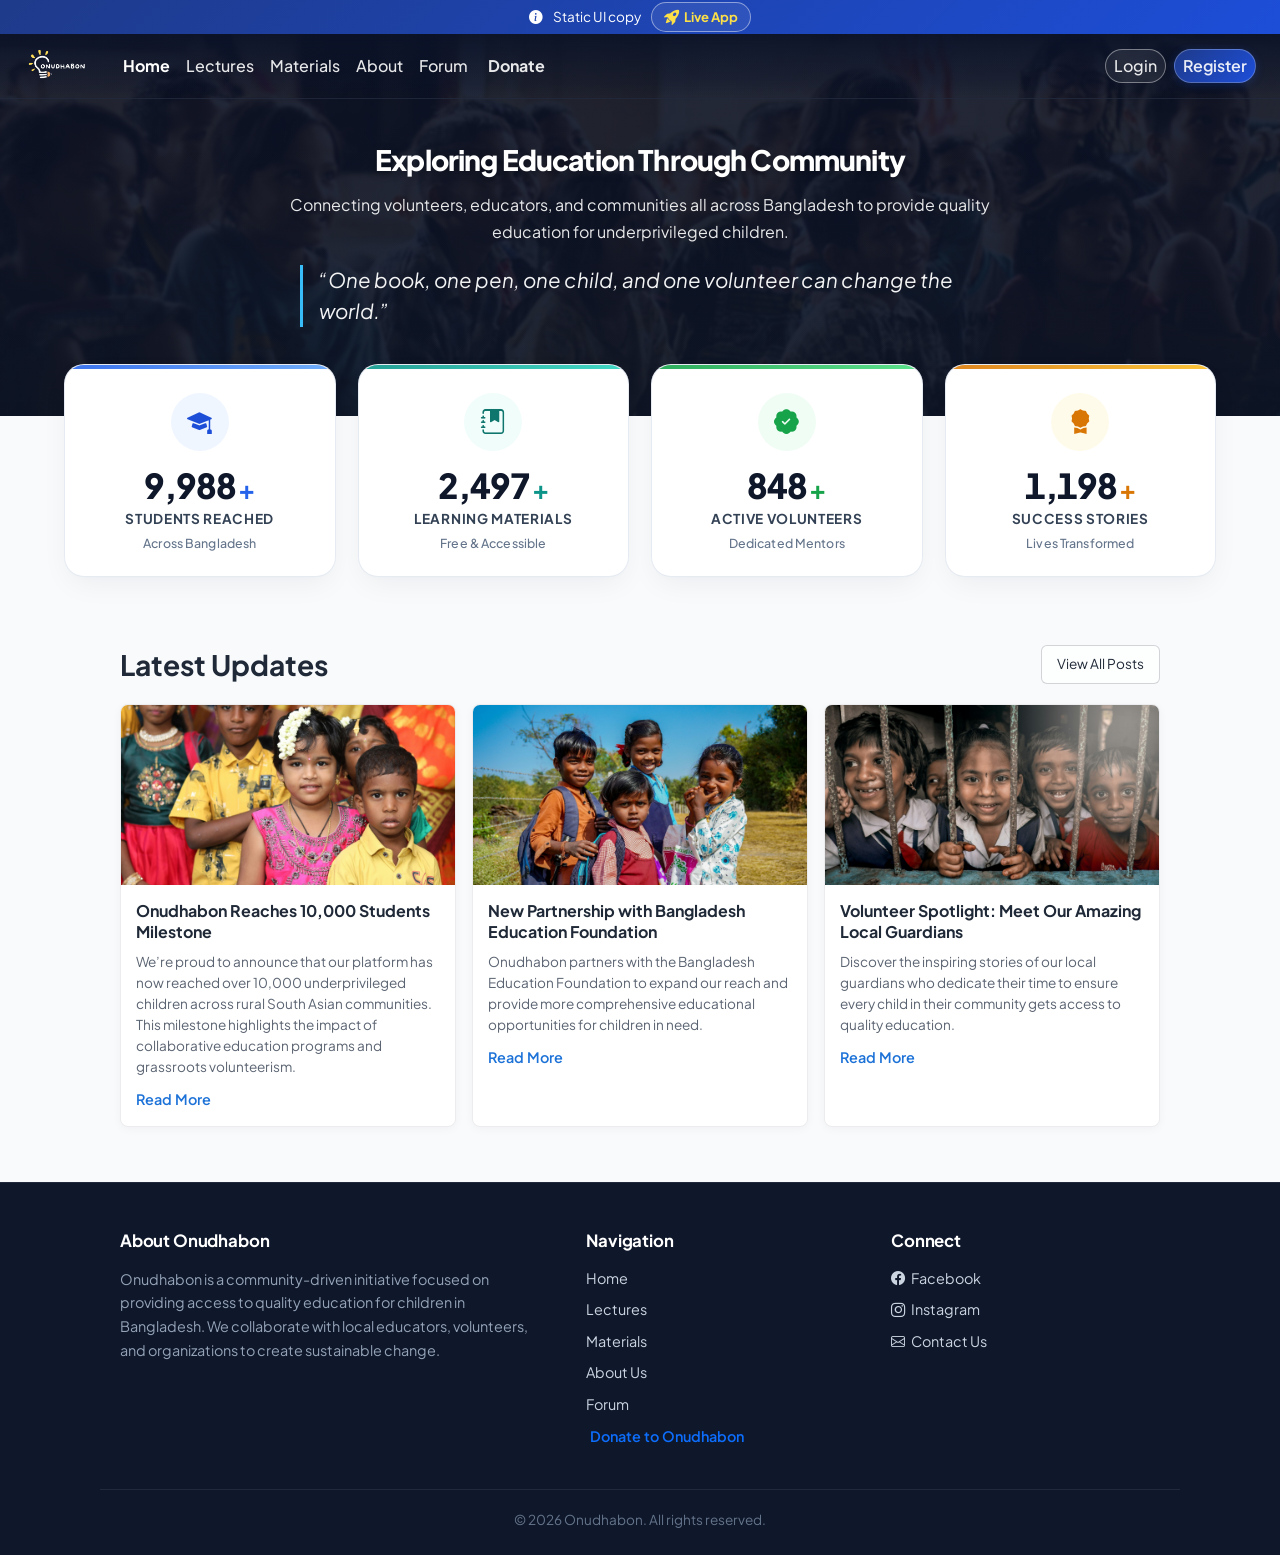
<file: docs/index.html>
<!DOCTYPE html>
<html lang="en">
<head>
    <meta charset="utf-8" />
    <meta name="viewport" content="width=device-width, initial-scale=1.0" />
    <title>Home - Onudhabon</title>
    <link rel="icon" type="image/png" href="images/tab_logo.png" />
    <link rel="shortcut icon" type="image/png" href="images/tab_logo.png" />
    <link rel="apple-touch-icon" href="images/tab_logo.png" />
    <script type="importmap"></script>
    <link rel="preconnect" href="https://fonts.googleapis.com">
    <link rel="preconnect" href="https://fonts.gstatic.com" crossorigin>
    <link href="https://fonts.googleapis.com/css2?family=Plus+Jakarta+Sans:wght@400;500;600;700;800&display=swap" rel="stylesheet">
    <link rel="stylesheet" href="https://cdn.jsdelivr.net/npm/bootstrap@5.3.3/dist/css/bootstrap.min.css" />
    <link rel="stylesheet" href="https://cdn.jsdelivr.net/npm/bootstrap-icons@1.11.3/font/bootstrap-icons.min.css" />
    <link rel="stylesheet" href="css/site.css" />
    <link rel="stylesheet" href="css/docs-override.css" />
</head>
<body class="d-flex flex-column min-vh-100 has-hero">

    <!-- GitHub Pages banner (links to live Render app) -->
    <div class="ghpages-banner">
        <i class="bi bi-info-circle-fill"></i>
        Static UI copy
        <a href="https://onudhabon-sd-3-2.onrender.com/" target="_blank" rel="noopener noreferrer">
            <i class="bi bi-rocket-takeoff-fill"></i> Live App
        </a>
    </div>

    <!-- Original site header (transparent dark on hero pages, per _Layout.cshtml) -->
    <header class="site-header header-transparent" id="siteHeader">
        <nav class="navbar navbar-expand-lg navbar-dark main-navbar">
            <div class="container-fluid px-lg-4 px-3">
                <a class="navbar-brand d-flex align-items-center me-lg-4 me-2" href="index.html">
                    <img src="images/navbar_logo.png" alt="Onudhabon" class="navbar-logo-default" style="height: 38px; width: auto;" />
                    <img src="images/navbar_logo_scrolled.png" alt="Onudhabon" class="navbar-logo-scrolled" style="height: 38px; width: auto;" />
                </a>
                <button class="navbar-toggler border-0 text-white shadow-none px-2 py-1" type="button" data-bs-toggle="collapse" data-bs-target="#navbarSupportedContent" aria-controls="navbarSupportedContent" aria-expanded="false" aria-label="Toggle navigation">
                    <span class="navbar-toggler-icon"></span>
                </button>
                <div class="navbar-collapse collapse d-lg-inline-flex justify-content-between" id="navbarSupportedContent">
                    <ul class="navbar-nav flex-grow-1 align-items-lg-center">
                        <li class="nav-item"><a class="nav-link active" href="index.html">Home</a></li>
                        <li class="nav-item"><a class="nav-link" href="lectures.html">Lectures</a></li>
                        <li class="nav-item"><a class="nav-link" href="materials.html">Materials</a></li>
                        <li class="nav-item"><a class="nav-link" href="about.html">About</a></li>
                        <li class="nav-item"><a class="nav-link" href="forum.html">Forum</a></li>
                        <li class="nav-item"><a class="nav-link nav-donate-link" href="donate.html"><i class="bi bi-shield-heart me-1 text-warning"></i> Donate</a></li>
                    </ul>
                    <ul class="navbar-nav align-items-lg-center mt-3 mt-lg-0 gap-2">
                        <li class="nav-item"><a class="nav-link btn-nav-login btn-sm px-3.5 py-1 rounded-pill" href="login.html">Login</a></li>
                        <li class="nav-item"><a class="nav-link btn-nav-register btn-sm px-3.5 py-1 fw-semibold rounded-pill" href="register.html">Register</a></li>
                    </ul>
                </div>
            </div>
        </nav>
    </header>

    <main role="main" class="flex-grow-1">
        <!-- EXACT copy of Views/Home/Index.cshtml body -->
        <div class="home-page">
            <section class="home-hero">
                <div class="hero-overlay"></div>
                <div class="hero-content">
                    <h1>Exploring Education Through Community</h1>
                    <p>Connecting volunteers, educators, and communities all across Bangladesh to provide quality education for underprivileged children.</p>
                    <blockquote>“One book, one pen, one child, and one volunteer can change the world.”</blockquote>
                </div>
            </section>

            <div class="home-content-body">
                <section class="home-stats" aria-label="Key Impact Statistics">
                    <div class="stat-card stat-blue">
                        <div class="stat-icon-wrapper">
                            <div class="stat-icon"><i class="bi bi-mortarboard-fill"></i></div>
                        </div>
                        <div class="stat-info">
                            <div class="stat-value-container">
                                <span class="stat-value counter-value" data-target="10000">10,000</span><span class="stat-plus">+</span>
                            </div>
                            <div class="stat-label">Students Reached</div>
                            <span class="stat-tag">Across Bangladesh</span>
                        </div>
                    </div>

                    <div class="stat-card stat-teal">
                        <div class="stat-icon-wrapper">
                            <div class="stat-icon"><i class="bi bi-journal-bookmark-fill"></i></div>
                        </div>
                        <div class="stat-info">
                            <div class="stat-value-container">
                                <span class="stat-value counter-value" data-target="2500">2,500</span><span class="stat-plus">+</span>
                            </div>
                            <div class="stat-label">Learning Materials</div>
                            <span class="stat-tag">Free &amp; Accessible</span>
                        </div>
                    </div>

                    <div class="stat-card stat-green">
                        <div class="stat-icon-wrapper">
                            <div class="stat-icon"><i class="bi bi-patch-check-fill"></i></div>
                        </div>
                        <div class="stat-info">
                            <div class="stat-value-container">
                                <span class="stat-value counter-value" data-target="850">850</span><span class="stat-plus">+</span>
                            </div>
                            <div class="stat-label">Active Volunteers</div>
                            <span class="stat-tag">Dedicated Mentors</span>
                        </div>
                    </div>

                    <div class="stat-card stat-amber">
                        <div class="stat-icon-wrapper">
                            <div class="stat-icon"><i class="bi bi-award-fill"></i></div>
                        </div>
                        <div class="stat-info">
                            <div class="stat-value-container">
                                <span class="stat-value counter-value" data-target="1200">1,200</span><span class="stat-plus">+</span>
                            </div>
                            <div class="stat-label">Success Stories</div>
                            <span class="stat-tag">Lives Transformed</span>
                        </div>
                    </div>
                </section>

                <section class="home-updates">
                    <div class="section-header">
                        <h2>Latest Updates</h2>
                        <a href="https://onudhabon-sd-3-2.onrender.com/Forum" target="_blank" rel="noopener noreferrer" class="view-all-btn">View All Posts</a>
                    </div>

                    <div class="updates-grid">
                        <article class="update-card" data-panel="panel-1">
                            <img src="images/latest updates pic1.jpeg" alt="Milestone image" />
                            <div class="update-card-body">
                                <h3>Onudhabon Reaches 10,000 Students Milestone</h3>
                                <p>We’re proud to announce that our platform has now reached over 10,000 underprivileged children across rural South Asian communities. This milestone highlights the impact of collaborative education programs and grassroots volunteerism.</p>
                                <button class="toggle-update" type="button" data-target="panel-1">Read More</button>
                            </div>
                        </article>

                        <article class="update-card" data-panel="panel-2">
                            <img src="images/latest updates pic2.jpeg" alt="Partnership image" />
                            <div class="update-card-body">
                                <h3>New Partnership with Bangladesh Education Foundation</h3>
                                <p>Onudhabon partners with the Bangladesh Education Foundation to expand our reach and provide more comprehensive educational opportunities for children in need.</p>
                                <button class="toggle-update" type="button" data-target="panel-2">Read More</button>
                            </div>
                        </article>

                        <article class="update-card" data-panel="panel-3">
                            <img src="images/latest updates pic3.jpeg" alt="Guardian image" />
                            <div class="update-card-body">
                                <h3>Volunteer Spotlight: Meet Our Amazing Local Guardians</h3>
                                <p>Discover the inspiring stories of our local guardians who dedicate their time to ensure every child in their community gets access to quality education.</p>
                                <button class="toggle-update" type="button" data-target="panel-3">Read More</button>
                            </div>
                        </article>
                    </div>

                    <div class="update-panel" id="panel-1">
                        <div class="update-panel-header">
                            <h3>Onudhabon Reaches 10,000 Students Milestone</h3>
                            <span class="panel-date">9/13/2025</span>
                            <span class="panel-tag">Milestone</span>
                        </div>
                        <p>We’re proud to announce that our platform has now reached over 10,000 underprivileged children across rural South Asian communities. This milestone highlights the impact of collaborative education programs and grassroots volunteerism.</p>
                        <button class="close-panel" type="button">Close</button>
                    </div>

                    <div class="update-panel" id="panel-2">
                        <div class="update-panel-header">
                            <h3>New Partnership with Bangladesh Education Foundation</h3>
                            <span class="panel-date">1/10/2025</span>
                            <span class="panel-tag">Partnership</span>
                        </div>
                        <p>Onudhabon partners with the Bangladesh Education Foundation to expand our reach and provide more comprehensive educational opportunities for children in need. Together, we are creating a stronger path to equitable learning for underserved communities.</p>
                        <button class="close-panel" type="button">Close</button>
                    </div>

                    <div class="update-panel" id="panel-3">
                        <div class="update-panel-header">
                            <h3>Volunteer Spotlight: Meet Our Amazing Local Guardians</h3>
                            <span class="panel-date">1/5/2025</span>
                            <span class="panel-tag">Community</span>
                        </div>
                        <p>Discover the inspiring stories of our local guardians who dedicate their time to ensure every child in their community gets access to quality education. Their compassion and support are helping build brighter futures for families everywhere.</p>
                        <button class="close-panel" type="button">Close</button>
                    </div>
                </section>
            </div>
        </div>
    </main>

    <!-- Original footer from _Layout.cshtml -->
    <footer class="site-footer mt-auto">
        <div class="footer-inner">
            <div class="footer-column about-column">
                <h3>About Onudhabon</h3>
                <p>Onudhabon is a community-driven initiative focused on providing access to quality education for children in Bangladesh. We collaborate with local educators, volunteers, and organizations to create sustainable change.</p>
            </div>
            <div class="footer-column navigation-column">
                <h3>Navigation</h3>
                <ul>
                    <li><a href="index.html">Home</a></li>
                    <li><a href="lectures.html">Lectures</a></li>
                    <li><a href="materials.html">Materials</a></li>
                    <li><a href="about.html">About Us</a></li>
                    <li><a href="forum.html">Forum</a></li>
                    <li><a href="donate.html" class="fw-semibold text-primary"><i class="bi bi-shield-heart me-1 text-primary"></i> Donate to Onudhabon</a></li>
                </ul>
            </div>
            <div class="footer-column connect-column">
                <h3>Connect</h3>
                <ul>
                    <li><a href="https://facebook.com" target="_blank" rel="noopener noreferrer"><i class="bi bi-facebook me-1"></i> Facebook</a></li>
                    <li><a href="https://instagram.com" target="_blank" rel="noopener noreferrer"><i class="bi bi-instagram me-1"></i> Instagram</a></li>
                    <li><a href="mailto:support@onudhabon.com"><i class="bi bi-envelope me-1"></i> Contact Us</a></li>
                </ul>
            </div>
        </div>
        <div class="footer-bottom">
            &copy; 2026 Onudhabon. All rights reserved.
        </div>
    </footer>

    <script src="https://code.jquery.com/jquery-3.7.1.min.js"></script>
    <script src="https://cdn.jsdelivr.net/npm/bootstrap@5.3.3/dist/js/bootstrap.bundle.min.js"></script>
    <script src="js/site.js"></script>
    <script>
        // EXACT script from Views/Home/Index.cshtml
        document.addEventListener('DOMContentLoaded', function () {
            const updateButtons = document.querySelectorAll('.toggle-update');
            const panels = document.querySelectorAll('.update-panel');

            updateButtons.forEach(function (button) {
                button.addEventListener('click', function () {
                    const targetId = this.dataset.target;
                    const targetPanel = document.getElementById(targetId);
                    const isOpen = targetPanel.classList.contains('active');

                    panels.forEach(function (panel) {
                        panel.classList.remove('active');
                    });

                    updateButtons.forEach(function (btn) {
                        btn.textContent = 'Read More';
                        btn.classList.remove('active');
                    });

                    if (!isOpen) {
                        targetPanel.classList.add('active');
                        this.textContent = 'Close';
                        this.classList.add('active');
                    }
                });
            });

            document.querySelectorAll('.close-panel').forEach(function (closeButton) {
                closeButton.addEventListener('click', function () {
                    const panel = this.closest('.update-panel');
                    panel.classList.remove('active');

                    const targetId = panel.id;
                    const relatedButton = document.querySelector('.toggle-update[data-target="' + targetId + '"]');

                    if (relatedButton) {
                        relatedButton.textContent = 'Read More';
                        relatedButton.classList.remove('active');
                    }
                });
            });

            // Smooth Counter Animation
            const statCounters = document.querySelectorAll('.counter-value');
            let hasAnimatedStats = false;

            function animateCounters() {
                statCounters.forEach(counter => {
                    const target = parseInt(counter.getAttribute('data-target'), 10);
                    if (isNaN(target)) return;

                    const duration = 1800; // ms
                    const startTime = performance.now();

                    function updateCount(currentTime) {
                        const elapsed = currentTime - startTime;
                        const progress = Math.min(elapsed / duration, 1);
                        // Ease out quartic function
                        const easeProgress = 1 - Math.pow(1 - progress, 4);
                        const currentVal = Math.floor(easeProgress * target);

                        counter.textContent = currentVal.toLocaleString('en-US');

                        if (progress < 1) {
                            requestAnimationFrame(updateCount);
                        } else {
                            counter.textContent = target.toLocaleString('en-US');
                        }
                    }

                    requestAnimationFrame(updateCount);
                });
            }

            if ('IntersectionObserver' in window) {
                const statsSection = document.querySelector('.home-stats');
                if (statsSection) {
                    const observer = new IntersectionObserver((entries) => {
                        entries.forEach(entry => {
                            if (entry.isIntersecting && !hasAnimatedStats) {
                                hasAnimatedStats = true;
                                animateCounters();
                                observer.unobserve(statsSection);
                            }
                        });
                    }, { threshold: 0.2 });
                    observer.observe(statsSection);
                }
            } else {
                animateCounters();
            }
        });

        // Header scroll effect (from _Layout.cshtml)
        (function () {
            const siteHeader = document.getElementById('siteHeader');
            if (!siteHeader) return;

            function checkScroll() {
                const scrollPos = window.pageYOffset || document.documentElement.scrollTop || document.body.scrollTop || 0;
                if (scrollPos > 15) {
                    siteHeader.classList.add('header-scrolled');
                } else {
                    siteHeader.classList.remove('header-scrolled');
                }
            }

            window.addEventListener('scroll', checkScroll, { passive: true });
            document.addEventListener('scroll', checkScroll, { passive: true });
            window.addEventListener('resize', checkScroll, { passive: true });
            window.addEventListener('load', checkScroll);
            if (document.readyState === 'loading') {
                document.addEventListener('DOMContentLoaded', checkScroll);
            } else {
                checkScroll();
            }
        })();
    </script>
</body>
</html>
</file>
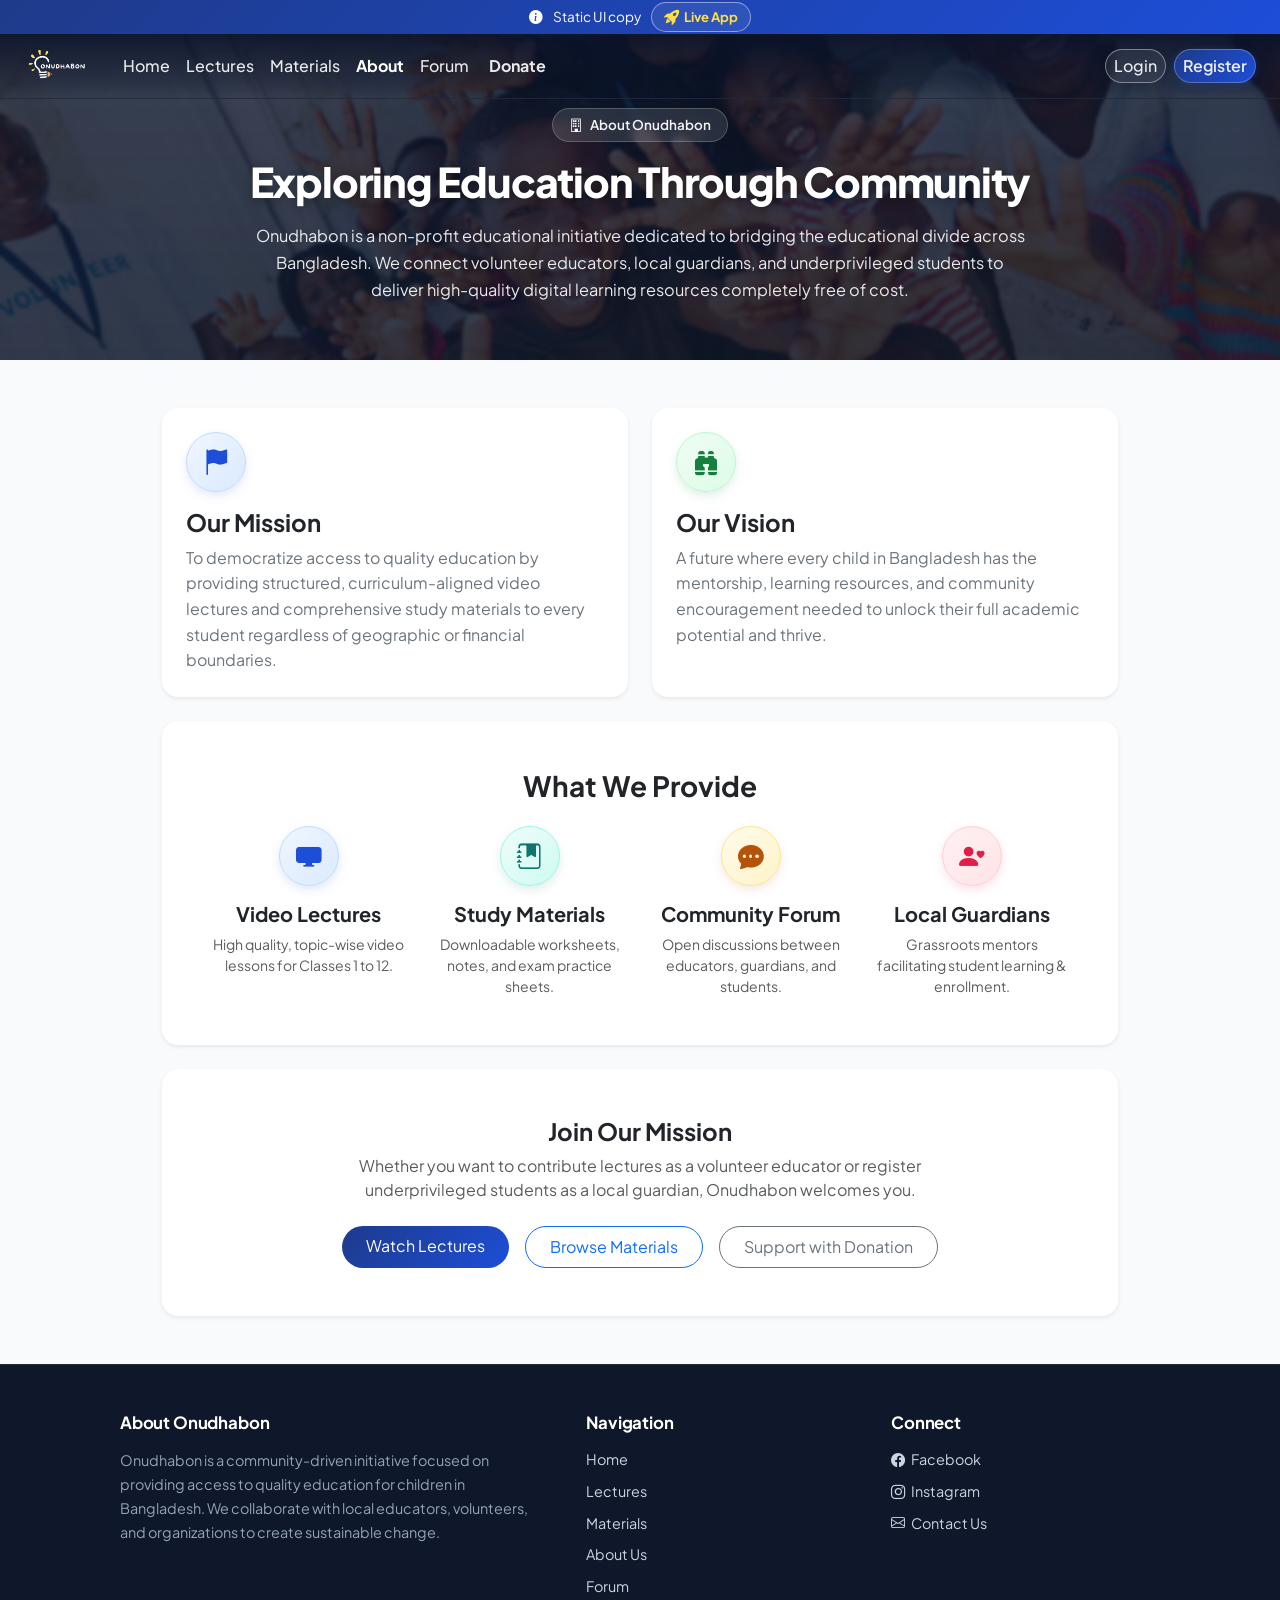
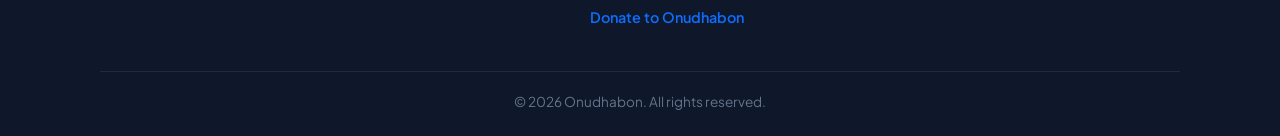
<file: docs/about.html>
<!DOCTYPE html>
<html lang="en">
<head>
    <meta charset="utf-8" />
    <meta name="viewport" content="width=device-width, initial-scale=1.0" />
    <title>About Us - Onudhabon</title>
    <link rel="icon" type="image/png" href="images/tab_logo.png" />
    <link rel="shortcut icon" type="image/png" href="images/tab_logo.png" />
    <link rel="apple-touch-icon" href="images/tab_logo.png" />
    <script type="importmap"></script>
    <link rel="preconnect" href="https://fonts.googleapis.com">
    <link rel="preconnect" href="https://fonts.gstatic.com" crossorigin>
    <link href="https://fonts.googleapis.com/css2?family=Plus+Jakarta+Sans:wght@400;500;600;700;800&display=swap" rel="stylesheet">
    <link rel="stylesheet" href="https://cdn.jsdelivr.net/npm/bootstrap@5.3.3/dist/css/bootstrap.min.css" />
    <link rel="stylesheet" href="https://cdn.jsdelivr.net/npm/bootstrap-icons@1.11.3/font/bootstrap-icons.min.css" />
    <link rel="stylesheet" href="css/site.css" />
    <link rel="stylesheet" href="css/docs-override.css" />
</head>
<body class="d-flex flex-column min-vh-100 has-hero">

    <!-- GitHub Pages banner -->
    <div class="ghpages-banner">
        <i class="bi bi-info-circle-fill"></i>
        Static UI copy
        <a href="https://onudhabon-sd-3-2.onrender.com/" target="_blank" rel="noopener noreferrer">
            <i class="bi bi-rocket-takeoff-fill"></i> Live App
        </a>
    </div>

    <header class="site-header header-transparent" id="siteHeader">
        <nav class="navbar navbar-expand-lg navbar-dark main-navbar">
            <div class="container-fluid px-lg-4 px-3">
                <a class="navbar-brand d-flex align-items-center me-lg-4 me-2" href="index.html">
                    <img src="images/navbar_logo.png" alt="Onudhabon" class="navbar-logo-default" style="height: 38px; width: auto;" />
                    <img src="images/navbar_logo_scrolled.png" alt="Onudhabon" class="navbar-logo-scrolled" style="height: 38px; width: auto;" />
                </a>
                <button class="navbar-toggler border-0 text-white shadow-none px-2 py-1" type="button" data-bs-toggle="collapse" data-bs-target="#navbarSupportedContent" aria-controls="navbarSupportedContent" aria-expanded="false" aria-label="Toggle navigation">
                    <span class="navbar-toggler-icon"></span>
                </button>
                <div class="navbar-collapse collapse d-lg-inline-flex justify-content-between" id="navbarSupportedContent">
                    <ul class="navbar-nav flex-grow-1 align-items-lg-center">
                        <li class="nav-item"><a class="nav-link" href="index.html">Home</a></li>
                        <li class="nav-item"><a class="nav-link" href="lectures.html">Lectures</a></li>
                        <li class="nav-item"><a class="nav-link" href="materials.html">Materials</a></li>
                        <li class="nav-item"><a class="nav-link active" href="about.html">About</a></li>
                        <li class="nav-item"><a class="nav-link" href="forum.html">Forum</a></li>
                        <li class="nav-item"><a class="nav-link nav-donate-link" href="donate.html"><i class="bi bi-shield-heart me-1 text-warning"></i> Donate</a></li>
                    </ul>
                    <ul class="navbar-nav align-items-lg-center mt-3 mt-lg-0 gap-2">
                        <li class="nav-item"><a class="nav-link btn-nav-login btn-sm px-3.5 py-1 rounded-pill" href="login.html">Login</a></li>
                        <li class="nav-item"><a class="nav-link btn-nav-register btn-sm px-3.5 py-1 fw-semibold rounded-pill" href="register.html">Register</a></li>
                    </ul>
                </div>
            </div>
        </nav>
    </header>

    <main role="main" class="flex-grow-1">
        <!-- EXACT copy of Views/Home/About.cshtml body -->
        <div class="about-page">
            <!-- Hero Section with Background Image -->
            <section class="about-hero">
                <div class="about-hero-overlay"></div>
                <div class="about-hero-content">
                    <div class="about-hero-badge">
                        <i class="bi bi-building"></i>
                        <span>About Onudhabon</span>
                    </div>
                    <h1>Exploring Education Through Community</h1>
                    <p>
                        Onudhabon is a non-profit educational initiative dedicated to bridging the educational divide across Bangladesh.
                        We connect volunteer educators, local guardians, and underprivileged students to deliver high-quality digital learning resources completely free of cost.
                    </p>
                </div>
            </section>

            <!-- Main Content Container -->
            <div class="container py-5" style="max-width: 980px;">
                <!-- Mission & Vision Row -->
                <div class="row g-4 mb-4">
                    <div class="col-md-6">
                        <div class="card h-100 border-0 shadow-sm rounded-4 p-4 bg-white about-feature-card">
                            <div class="about-icon-badge badge-blue">
                                <i class="bi bi-flag-fill"></i>
                            </div>
                            <h4 class="fw-bold text-dark mb-2">Our Mission</h4>
                            <p class="text-secondary mb-0" style="line-height: 1.6;">
                                To democratize access to quality education by providing structured, curriculum-aligned video lectures and comprehensive study materials to every student regardless of geographic or financial boundaries.
                            </p>
                        </div>
                    </div>
                    <div class="col-md-6">
                        <div class="card h-100 border-0 shadow-sm rounded-4 p-4 bg-white about-feature-card">
                            <div class="about-icon-badge badge-green">
                                <i class="bi bi-binoculars-fill"></i>
                            </div>
                            <h4 class="fw-bold text-dark mb-2">Our Vision</h4>
                            <p class="text-secondary mb-0" style="line-height: 1.6;">
                                A future where every child in Bangladesh has the mentorship, learning resources, and community encouragement needed to unlock their full academic potential and thrive.
                            </p>
                        </div>
                    </div>
                </div>

                <!-- Core Pillars -->
                <div class="card border-0 shadow-sm rounded-4 p-4 p-md-5 bg-white mb-4">
                    <h3 class="fw-bold text-dark mb-4 text-center">What We Provide</h3>
                    <div class="row g-4">
                        <div class="col-md-6 col-lg-3 text-center about-feature-card">
                            <div class="about-icon-badge badge-blue">
                                <i class="bi bi-display-fill"></i>
                            </div>
                            <h5 class="fw-bold text-dark mb-2">Video Lectures</h5>
                            <p class="text-muted small mb-0">High quality, topic-wise video lessons for Classes 1 to 12.</p>
                        </div>
                        <div class="col-md-6 col-lg-3 text-center about-feature-card">
                            <div class="about-icon-badge badge-teal">
                                <i class="bi bi-journal-bookmark-fill"></i>
                            </div>
                            <h5 class="fw-bold text-dark mb-2">Study Materials</h5>
                            <p class="text-muted small mb-0">Downloadable worksheets, notes, and exam practice sheets.</p>
                        </div>
                        <div class="col-md-6 col-lg-3 text-center about-feature-card">
                            <div class="about-icon-badge badge-amber">
                                <i class="bi bi-chat-dots-fill"></i>
                            </div>
                            <h5 class="fw-bold text-dark mb-2">Community Forum</h5>
                            <p class="text-muted small mb-0">Open discussions between educators, guardians, and students.</p>
                        </div>
                        <div class="col-md-6 col-lg-3 text-center about-feature-card">
                            <div class="about-icon-badge badge-rose">
                                <i class="bi bi-person-heart"></i>
                            </div>
                            <h5 class="fw-bold text-dark mb-2">Local Guardians</h5>
                            <p class="text-muted small mb-0">Grassroots mentors facilitating student learning &amp; enrollment.</p>
                        </div>
                    </div>
                </div>

                <!-- Quick Action / Get Involved -->
                <div class="card border-0 shadow-sm rounded-4 p-4 p-md-5 text-center bg-white">
                    <h4 class="fw-bold text-dark mb-2">Join Our Mission</h4>
                    <p class="text-muted mb-4 mx-auto" style="max-width: 600px;">
                        Whether you want to contribute lectures as a volunteer educator or register underprivileged students as a local guardian, Onudhabon welcomes you.
                    </p>
                    <div class="d-flex justify-content-center gap-3 flex-wrap">
                        <a href="lectures.html" class="btn btn-primary rounded-pill px-4 py-2" style="background: linear-gradient(135deg, #1e3a8a 0%, #1d4ed8 100%); border: none;">
                            Watch Lectures
                        </a>
                        <a href="materials.html" class="btn btn-outline-primary rounded-pill px-4 py-2">
                            Browse Materials
                        </a>
                        <a href="donate.html" class="btn btn-outline-secondary rounded-pill px-4 py-2">
                            Support with Donation
                        </a>
                    </div>
                </div>
            </div>
        </div>
    </main>

    <footer class="site-footer mt-auto">
        <div class="footer-inner">
            <div class="footer-column about-column">
                <h3>About Onudhabon</h3>
                <p>Onudhabon is a community-driven initiative focused on providing access to quality education for children in Bangladesh. We collaborate with local educators, volunteers, and organizations to create sustainable change.</p>
            </div>
            <div class="footer-column navigation-column">
                <h3>Navigation</h3>
                <ul>
                    <li><a href="index.html">Home</a></li>
                    <li><a href="lectures.html">Lectures</a></li>
                    <li><a href="materials.html">Materials</a></li>
                    <li><a href="about.html">About Us</a></li>
                    <li><a href="forum.html">Forum</a></li>
                    <li><a href="donate.html" class="fw-semibold text-primary"><i class="bi bi-shield-heart me-1 text-primary"></i> Donate to Onudhabon</a></li>
                </ul>
            </div>
            <div class="footer-column connect-column">
                <h3>Connect</h3>
                <ul>
                    <li><a href="https://facebook.com" target="_blank" rel="noopener noreferrer"><i class="bi bi-facebook me-1"></i> Facebook</a></li>
                    <li><a href="https://instagram.com" target="_blank" rel="noopener noreferrer"><i class="bi bi-instagram me-1"></i> Instagram</a></li>
                    <li><a href="mailto:support@onudhabon.com"><i class="bi bi-envelope me-1"></i> Contact Us</a></li>
                </ul>
            </div>
        </div>
        <div class="footer-bottom">
            &copy; 2026 Onudhabon. All rights reserved.
        </div>
    </footer>

    <script src="https://code.jquery.com/jquery-3.7.1.min.js"></script>
    <script src="https://cdn.jsdelivr.net/npm/bootstrap@5.3.3/dist/js/bootstrap.bundle.min.js"></script>
    <script src="js/site.js"></script>
    <script>
        (function () {
            const siteHeader = document.getElementById('siteHeader');
            if (!siteHeader) return;
            function checkScroll() {
                const scrollPos = window.pageYOffset || document.documentElement.scrollTop || document.body.scrollTop || 0;
                if (scrollPos > 15) siteHeader.classList.add('header-scrolled');
                else siteHeader.classList.remove('header-scrolled');
            }
            window.addEventListener('scroll', checkScroll, { passive: true });
            document.addEventListener('scroll', checkScroll, { passive: true });
            window.addEventListener('resize', checkScroll, { passive: true });
            window.addEventListener('load', checkScroll);
            if (document.readyState === 'loading') document.addEventListener('DOMContentLoaded', checkScroll);
            else checkScroll();
        })();
    </script>
</body>
</html>
</file>
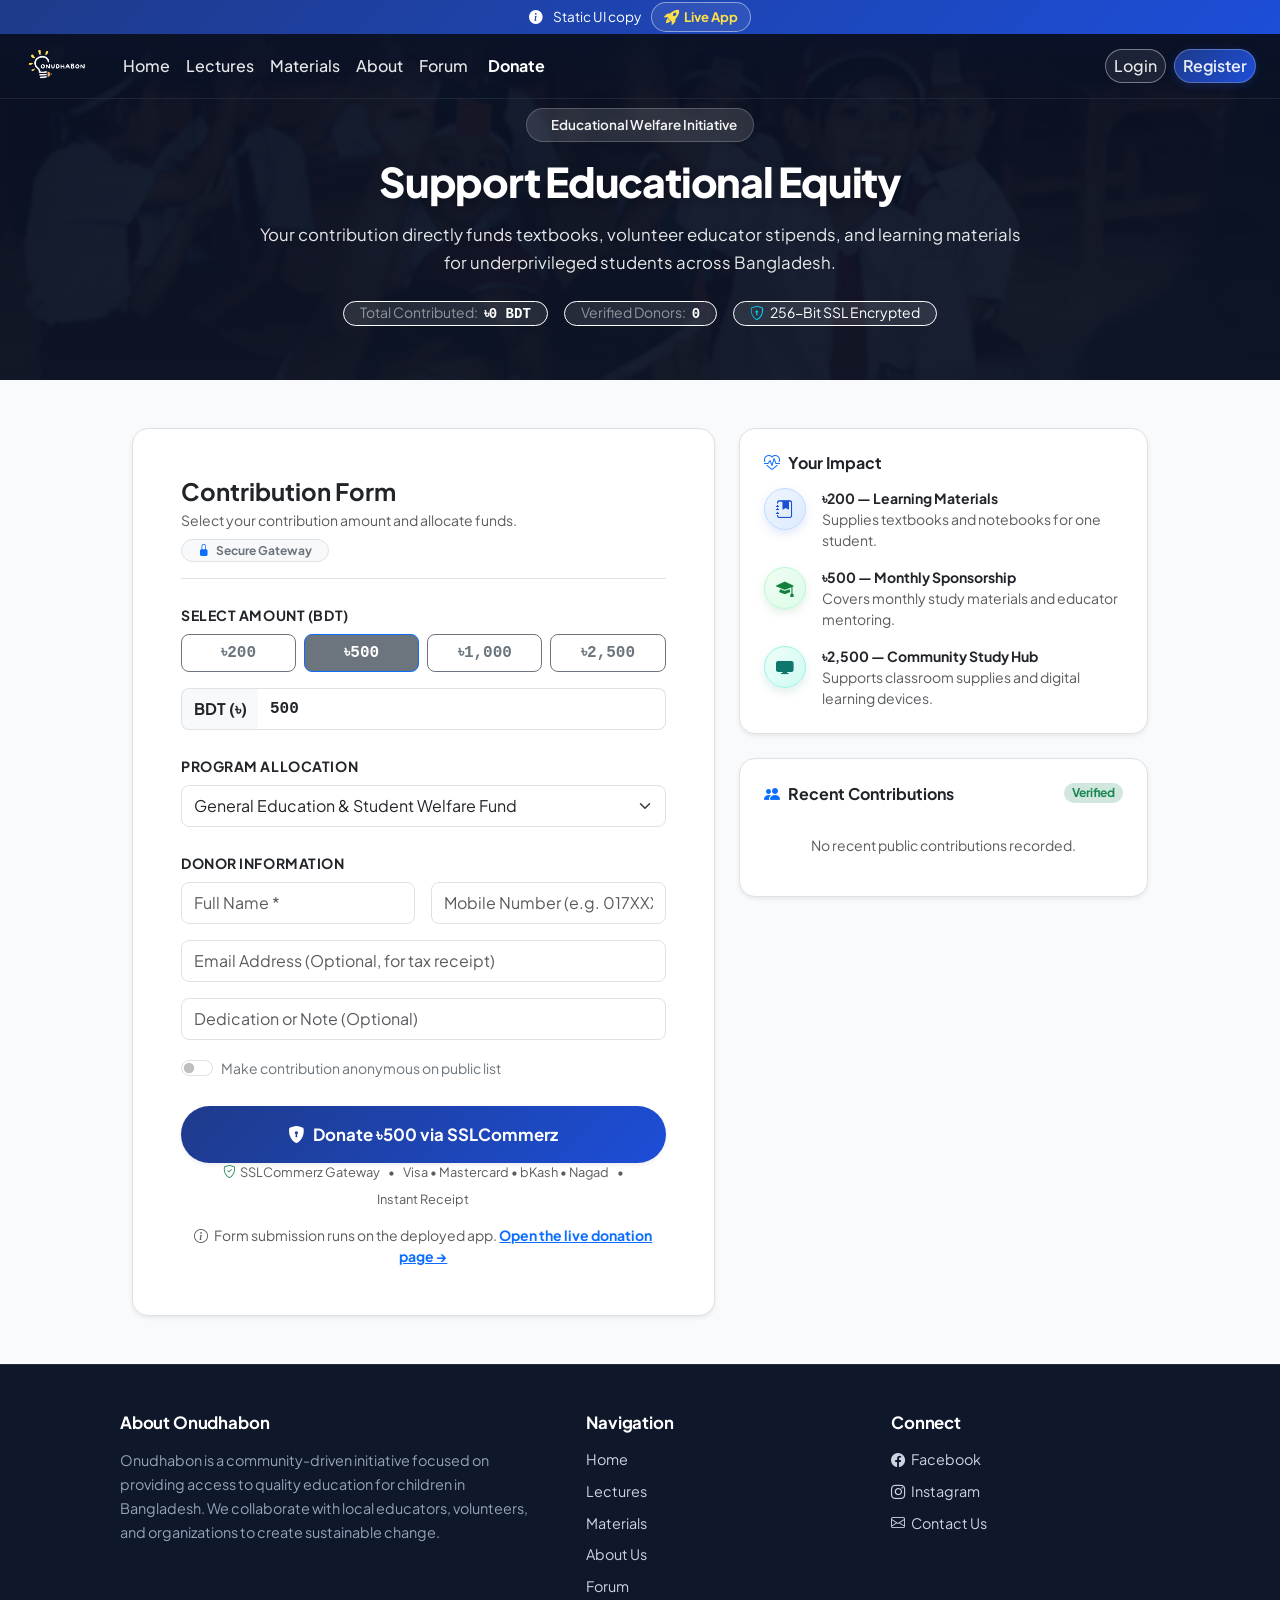
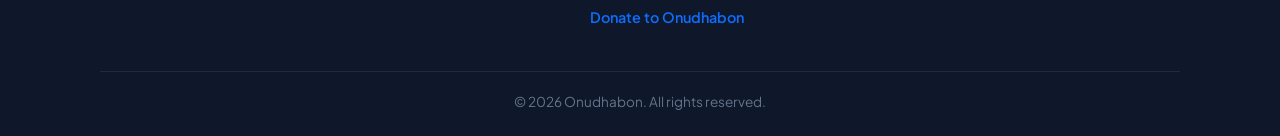
<file: docs/donate.html>
<!DOCTYPE html>
<html lang="en">
<head>
    <meta charset="utf-8" />
    <meta name="viewport" content="width=device-width, initial-scale=1.0" />
    <title>Donate - Onudhabon Foundation</title>
    <link rel="icon" type="image/png" href="images/tab_logo.png" />
    <link rel="shortcut icon" type="image/png" href="images/tab_logo.png" />
    <link rel="apple-touch-icon" href="images/tab_logo.png" />
    <script type="importmap"></script>
    <link rel="preconnect" href="https://fonts.googleapis.com">
    <link rel="preconnect" href="https://fonts.gstatic.com" crossorigin>
    <link href="https://fonts.googleapis.com/css2?family=Plus+Jakarta+Sans:wght@400;500;600;700;800&display=swap" rel="stylesheet">
    <link rel="stylesheet" href="https://cdn.jsdelivr.net/npm/bootstrap-icons@1.11.3/font/bootstrap-icons.min.css" />
    <link rel="stylesheet" href="https://cdn.jsdelivr.net/npm/bootstrap@5.3.3/dist/css/bootstrap.min.css" />
    <link rel="stylesheet" href="css/site.css" />
    <link rel="stylesheet" href="css/docs-override.css" />
</head>
<body class="d-flex flex-column min-vh-100 has-hero">

    <div class="ghpages-banner">
        <i class="bi bi-info-circle-fill"></i>
        Static UI copy
        <a href="https://onudhabon-sd-3-2.onrender.com/Donation" target="_blank" rel="noopener noreferrer">
            <i class="bi bi-rocket-takeoff-fill"></i> Live App
        </a>
    </div>

    <header class="site-header header-transparent" id="siteHeader">
        <nav class="navbar navbar-expand-lg navbar-dark main-navbar">
            <div class="container-fluid px-lg-4 px-3">
                <a class="navbar-brand d-flex align-items-center me-lg-4 me-2" href="index.html">
                    <img src="images/navbar_logo.png" alt="Onudhabon" class="navbar-logo-default" style="height: 38px; width: auto;" />
                    <img src="images/navbar_logo_scrolled.png" alt="Onudhabon" class="navbar-logo-scrolled" style="height: 38px; width: auto;" />
                </a>
                <button class="navbar-toggler border-0 text-white shadow-none px-2 py-1" type="button" data-bs-toggle="collapse" data-bs-target="#navbarSupportedContent" aria-controls="navbarSupportedContent" aria-expanded="false" aria-label="Toggle navigation">
                    <span class="navbar-toggler-icon"></span>
                </button>
                <div class="navbar-collapse collapse d-lg-inline-flex justify-content-between" id="navbarSupportedContent">
                    <ul class="navbar-nav flex-grow-1 align-items-lg-center">
                        <li class="nav-item"><a class="nav-link" href="index.html">Home</a></li>
                        <li class="nav-item"><a class="nav-link" href="lectures.html">Lectures</a></li>
                        <li class="nav-item"><a class="nav-link" href="materials.html">Materials</a></li>
                        <li class="nav-item"><a class="nav-link" href="about.html">About</a></li>
                        <li class="nav-item"><a class="nav-link" href="forum.html">Forum</a></li>
                        <li class="nav-item"><a class="nav-link nav-donate-link active" href="donate.html"><i class="bi bi-shield-heart me-1 text-warning"></i> Donate</a></li>
                    </ul>
                    <ul class="navbar-nav align-items-lg-center mt-3 mt-lg-0 gap-2">
                        <li class="nav-item"><a class="nav-link btn-nav-login btn-sm px-3.5 py-1 rounded-pill" href="login.html">Login</a></li>
                        <li class="nav-item"><a class="nav-link btn-nav-register btn-sm px-3.5 py-1 fw-semibold rounded-pill" href="register.html">Register</a></li>
                    </ul>
                </div>
            </div>
        </nav>
    </header>

    <main role="main" class="flex-grow-1">
        <!-- EXACT copy of Views/Donation/Index.cshtml body -->
        <div class="donation-page">
            <!-- Hero Section with Background Image -->
            <section class="donation-hero">
                <div class="donation-hero-overlay"></div>
                <div class="donation-hero-content">
                    <div class="donation-hero-badge">
                        <i class="bi bi-shield-heart text-warning"></i>
                        <span>Educational Welfare Initiative</span>
                    </div>
                    <h1>Support Educational Equity</h1>
                    <p>
                        Your contribution directly funds textbooks, volunteer educator stipends, and learning materials for underprivileged students across Bangladesh.
                    </p>

                    <!-- Subtle Stats Badges -->
                    <div class="d-flex justify-content-center flex-wrap gap-2 gap-sm-3 text-white small">
                        <div class="px-3 py-1.5 rounded-pill bg-white bg-opacity-10 border border-white border-opacity-15">
                            <span class="text-white-50">Total Contributed:</span>
                            <strong class="text-white font-monospace ms-1">৳0 BDT</strong>
                        </div>
                        <div class="px-3 py-1.5 rounded-pill bg-white bg-opacity-10 border border-white border-opacity-15">
                            <span class="text-white-50">Verified Donors:</span>
                            <strong class="text-white font-monospace ms-1">0</strong>
                        </div>
                        <div class="px-3 py-1.5 rounded-pill bg-white bg-opacity-10 border border-white border-opacity-15 d-none d-sm-inline-block">
                            <i class="bi bi-shield-lock text-info me-1"></i>
                            <span class="text-white">256-Bit SSL Encrypted</span>
                        </div>
                    </div>
                </div>
            </section>

            <!-- Main Container -->
            <div class="container py-5" style="max-width: 1040px;">
            <div class="row g-4 justify-content-center">
                <!-- Donation Form -->
                <div class="col-lg-7">
                    <div class="card border shadow-sm rounded-4 p-3 p-sm-4 p-md-5 bg-white">
                        <div class="d-flex align-items-center justify-content-between mb-4 pb-3 border-bottom flex-wrap gap-2">
                            <div>
                                <h4 class="fw-bold text-dark mb-1">Contribution Form</h4>
                                <p class="text-muted small mb-0">Select your contribution amount and allocate funds.</p>
                            </div>
                            <span class="badge bg-light text-secondary border px-3 py-1.5 rounded-pill small">
                                <i class="bi bi-lock-fill me-1 text-primary"></i> Secure Gateway
                            </span>
                        </div>

                        <form id="donationForm" action="https://onudhabon-sd-3-2.onrender.com/Donation" method="post">
                            <div id="formErrorMessage" class="alert alert-danger rounded-3 mb-3 d-none"></div>

                            <!-- Amount Selection -->
                            <div class="mb-4">
                                <label class="form-label fw-bold text-dark small text-uppercase" style="letter-spacing: 0.04em;">Select Amount (BDT)</label>
                                <div class="row g-2 mb-3" id="presetAmountsContainer">
                                    <div class="col-6 col-sm-3">
                                        <button type="button" class="btn btn-outline-secondary w-100 py-2.5 rounded-3 fw-semibold preset-btn font-monospace" data-amount="200">
                                            ৳200
                                        </button>
                                    </div>
                                    <div class="col-6 col-sm-3">
                                        <button type="button" class="btn btn-outline-secondary w-100 py-2.5 rounded-3 fw-semibold preset-btn active btn-primary text-white border-primary font-monospace" data-amount="500">
                                            ৳500
                                        </button>
                                    </div>
                                    <div class="col-6 col-sm-3">
                                        <button type="button" class="btn btn-outline-secondary w-100 py-2.5 rounded-3 fw-semibold preset-btn font-monospace" data-amount="1000">
                                            ৳1,000
                                        </button>
                                    </div>
                                    <div class="col-6 col-sm-3">
                                        <button type="button" class="btn btn-outline-secondary w-100 py-2.5 rounded-3 fw-semibold preset-btn font-monospace" data-amount="2500">
                                            ৳2,500
                                        </button>
                                    </div>
                                </div>

                                <div class="input-group">
                                    <span class="input-group-text bg-light text-dark fw-bold border-end-0 rounded-start-3">BDT (৳)</span>
                                    <input name="Amount" type="number" id="customAmountInput" class="form-control border-start-0 rounded-end-3 fw-bold text-dark font-monospace py-2" min="10" max="500000" placeholder="Custom amount (Min ৳10)" value="500" required />
                                </div>
                            </div>

                            <!-- Program Allocation -->
                            <div class="mb-4">
                                <label for="Purpose" class="form-label fw-bold text-dark small text-uppercase" style="letter-spacing: 0.04em;">Program Allocation</label>
                                <select name="Purpose" id="purposeSelect" class="form-select rounded-3 py-2">
                                    <option value="General Education & Child Support Fund">General Education & Student Welfare Fund</option>
                                    <option value="Student Learning Materials & Textbooks">Core Textbooks, Stationery & Learning Kits</option>
                                    <option value="Community Classrooms & Educator Support">Community Classrooms & Educator Support</option>
                                    <option value="Digital Learning & Video Lecture Hardware">Digital Learning & Video Lecture Hardware</option>
                                </select>
                            </div>

                            <!-- Donor Details -->
                            <div class="mb-4">
                                <label class="form-label fw-bold text-dark small text-uppercase mb-2" style="letter-spacing: 0.04em;">Donor Information</label>
                                <div class="row g-3">
                                    <div class="col-sm-6">
                                        <input name="DonorName" id="donorNameInput" class="form-control rounded-3 py-2" placeholder="Full Name *" required />
                                    </div>
                                    <div class="col-sm-6">
                                        <input name="DonorPhone" id="donorPhoneInput" class="form-control rounded-3 py-2" placeholder="Mobile Number (e.g. 017XXXXXXXX) *" required />
                                    </div>
                                    <div class="col-12">
                                        <input name="DonorEmail" id="donorEmailInput" class="form-control rounded-3 py-2" placeholder="Email Address (Optional, for tax receipt)" />
                                    </div>
                                    <div class="col-12">
                                        <input name="Message" id="donorMessageInput" class="form-control rounded-3 py-2" placeholder="Dedication or Note (Optional)" />
                                    </div>
                                    <div class="col-12">
                                        <div class="form-check form-switch">
                                            <input name="IsAnonymous" class="form-check-input" type="checkbox" id="isAnonymousSwitch" />
                                            <label class="form-check-label text-secondary small" for="isAnonymousSwitch">
                                                Make contribution anonymous on public list
                                            </label>
                                        </div>
                                    </div>
                                </div>
                            </div>

                            <!-- Single SSLCommerz Gateway Button -->
                            <div class="mt-4">
                                <button type="button"
                                        id="btnLaunchSandboxPGW"
                                        class="btn btn-primary w-100 rounded-pill text-white fw-bold shadow-sm py-3 px-4 d-flex align-items-center justify-content-center gap-2"
                                        style="background: linear-gradient(135deg, #1e3a8a 0%, #1d4ed8 100%); border: none; font-size: 1.05rem; min-height: 50px;">
                                    <i class="bi bi-shield-lock-fill"></i>
                                    <span>Donate ৳<span id="btnAmountDisplay">500</span> via SSLCommerz</span>
                                </button>

                                <div class="d-flex align-items-center justify-content-center gap-2 text-muted small mt-2.5 flex-wrap text-center" style="font-size: 0.8rem;">
                                    <span><i class="bi bi-shield-check text-success me-1"></i>SSLCommerz Gateway</span>
                                    <span class="d-none d-sm-inline">•</span>
                                    <span>Visa • Mastercard • bKash • Nagad</span>
                                    <span class="d-none d-sm-inline">•</span>
                                    <span>Instant Receipt</span>
                                </div>

                                <p class="text-center text-muted small mt-3 mb-0">
                                    <i class="bi bi-info-circle me-1"></i>
                                    Form submission runs on the deployed app.
                                    <a href="https://onudhabon-sd-3-2.onrender.com/Donation" target="_blank" rel="noopener noreferrer"><strong>Open the live donation page →</strong></a>
                                </p>
                            </div>
                        </form>
                    </div>
                </div>

                <!-- Right Side: Impact & Recent Donors -->
                <div class="col-lg-5">
                    <!-- Impact Summary -->
                    <div class="card border shadow-sm rounded-4 p-4 mb-4 bg-white">
                        <h5 class="fw-bold text-dark mb-3 d-flex align-items-center gap-2" style="font-size: 1rem;">
                            <i class="bi bi-heart-pulse text-primary"></i>
                            <span>Your Impact</span>
                        </h5>
                        <div class="d-flex flex-column gap-3 small text-muted">
                            <div class="d-flex gap-3 align-items-start">
                                <div class="about-icon-badge badge-blue flex-shrink-0" style="width: 42px; height: 42px; font-size: 1.1rem; margin-bottom: 0;">
                                    <i class="bi bi-journal-bookmark-fill"></i>
                                </div>
                                <div>
                                    <strong class="text-dark d-block">৳200 — Learning Materials</strong>
                                    <span>Supplies textbooks and notebooks for one student.</span>
                                </div>
                            </div>
                            <div class="d-flex gap-3 align-items-start">
                                <div class="about-icon-badge badge-green flex-shrink-0" style="width: 42px; height: 42px; font-size: 1.1rem; margin-bottom: 0;">
                                    <i class="bi bi-mortarboard-fill"></i>
                                </div>
                                <div>
                                    <strong class="text-dark d-block">৳500 — Monthly Sponsorship</strong>
                                    <span>Covers monthly study materials and educator mentoring.</span>
                                </div>
                            </div>
                            <div class="d-flex gap-3 align-items-start">
                                <div class="about-icon-badge badge-teal flex-shrink-0" style="width: 42px; height: 42px; font-size: 1.1rem; margin-bottom: 0;">
                                    <i class="bi bi-display-fill"></i>
                                </div>
                                <div>
                                    <strong class="text-dark d-block">৳2,500 — Community Study Hub</strong>
                                    <span>Supports classroom supplies and digital learning devices.</span>
                                </div>
                            </div>
                        </div>
                    </div>

                    <!-- Recent Contributions -->
                    <div class="card border shadow-sm rounded-4 p-4 bg-white">
                        <div class="d-flex justify-content-between align-items-center mb-3">
                            <h5 class="fw-bold text-dark mb-0 d-flex align-items-center gap-2" style="font-size: 1rem;">
                                <i class="bi bi-people-fill text-primary"></i>
                                <span>Recent Contributions</span>
                            </h5>
                            <span class="badge bg-success-subtle text-success rounded-pill px-2.5 py-1 small">Verified</span>
                        </div>

                        <div id="recentDonorsList" class="d-flex flex-column gap-2">
                            <div class="text-center text-muted py-3 small">No recent public contributions recorded.</div>
                        </div>
                    </div>
                </div>
            </div>
        </div>
        </div>
    </main>

    <footer class="site-footer mt-auto">
        <div class="footer-inner">
            <div class="footer-column about-column">
                <h3>About Onudhabon</h3>
                <p>Onudhabon is a community-driven initiative focused on providing access to quality education for children in Bangladesh. We collaborate with local educators, volunteers, and organizations to create sustainable change.</p>
            </div>
            <div class="footer-column navigation-column">
                <h3>Navigation</h3>
                <ul>
                    <li><a href="index.html">Home</a></li>
                    <li><a href="lectures.html">Lectures</a></li>
                    <li><a href="materials.html">Materials</a></li>
                    <li><a href="about.html">About Us</a></li>
                    <li><a href="forum.html">Forum</a></li>
                    <li><a href="donate.html" class="fw-semibold text-primary"><i class="bi bi-shield-heart me-1 text-primary"></i> Donate to Onudhabon</a></li>
                </ul>
            </div>
            <div class="footer-column connect-column">
                <h3>Connect</h3>
                <ul>
                    <li><a href="https://facebook.com" target="_blank" rel="noopener noreferrer"><i class="bi bi-facebook me-1"></i> Facebook</a></li>
                    <li><a href="https://instagram.com" target="_blank" rel="noopener noreferrer"><i class="bi bi-instagram me-1"></i> Instagram</a></li>
                    <li><a href="mailto:support@onudhabon.com"><i class="bi bi-envelope me-1"></i> Contact Us</a></li>
                </ul>
            </div>
        </div>
        <div class="footer-bottom">
            &copy; 2026 Onudhabon. All rights reserved.
        </div>
    </footer>

    <script src="https://code.jquery.com/jquery-3.7.1.min.js"></script>
    <script src="https://cdn.jsdelivr.net/npm/bootstrap@5.3.3/dist/js/bootstrap.bundle.min.js"></script>
    <script src="js/site.js"></script>
    <script>
        // EXACT script from Views/Donation/Index.cshtml (the validation is loaded via _ValidationScriptsPartial in the real app)
        document.addEventListener('DOMContentLoaded', function () {
            const customAmountInput = document.getElementById('customAmountInput');
            const presetButtons = document.querySelectorAll('.preset-btn');
            const btnAmountDisplay = document.getElementById('btnAmountDisplay');
            const btnLaunchSandboxPGW = document.getElementById('btnLaunchSandboxPGW');
            const formErrorMessage = document.getElementById('formErrorMessage');

            // Handle Preset Amount Clicks
            presetButtons.forEach(btn => {
                btn.addEventListener('click', function () {
                    presetButtons.forEach(b => {
                        b.classList.remove('active', 'btn-primary', 'text-white', 'border-primary');
                        b.classList.add('btn-outline-secondary');
                    });
                    this.classList.remove('btn-outline-secondary');
                    this.classList.add('active', 'btn-primary', 'text-white', 'border-primary');

                    const amt = this.getAttribute('data-amount');
                    customAmountInput.value = amt;
                    btnAmountDisplay.textContent = Number(amt).toLocaleString();
                });
            });

            // Handle Custom Amount Input
            customAmountInput.addEventListener('input', function () {
                const val = parseFloat(this.value) || 0;
                btnAmountDisplay.textContent = val.toLocaleString();
                presetButtons.forEach(b => {
                    if (b.getAttribute('data-amount') === this.value) {
                        b.classList.remove('btn-outline-secondary');
                        b.classList.add('active', 'btn-primary', 'text-white', 'border-primary');
                    } else {
                        b.classList.remove('active', 'btn-primary', 'text-white', 'border-primary');
                        b.classList.add('btn-outline-secondary');
                    }
                });
            });

            // Launch SSLCommerz Payment Gateway - posts to live app
            if (btnLaunchSandboxPGW) {
                btnLaunchSandboxPGW.addEventListener('click', function () {
                    formErrorMessage.classList.add('d-none');

                    const donorName = document.getElementById('donorNameInput').value.trim();
                    const donorPhone = document.getElementById('donorPhoneInput').value.trim();
                    const amount = parseFloat(customAmountInput.value);

                    if (!donorName) {
                        formErrorMessage.textContent = 'Please enter your Full Name before proceeding.';
                        formErrorMessage.classList.remove('d-none');
                        document.getElementById('donorNameInput').focus();
                        return;
                    }

                    if (!donorPhone) {
                        formErrorMessage.textContent = 'Please enter your mobile phone number.';
                        formErrorMessage.classList.remove('d-none');
                        document.getElementById('donorPhoneInput').focus();
                        return;
                    }

                    if (!amount || amount < 10) {
                        formErrorMessage.textContent = 'Minimum donation amount is ৳10.';
                        formErrorMessage.classList.remove('d-none');
                        customAmountInput.focus();
                        return;
                    }

                    // Open the live donation page where SSLCommerz runs
                    window.location.href = 'https://onudhabon-sd-3-2.onrender.com/Donation';
                });
            }
        });

        // Header scroll effect
        (function () {
            const siteHeader = document.getElementById('siteHeader');
            if (!siteHeader) return;
            function checkScroll() {
                const scrollPos = window.pageYOffset || document.documentElement.scrollTop || document.body.scrollTop || 0;
                if (scrollPos > 15) siteHeader.classList.add('header-scrolled');
                else siteHeader.classList.remove('header-scrolled');
            }
            window.addEventListener('scroll', checkScroll, { passive: true });
            document.addEventListener('scroll', checkScroll, { passive: true });
            window.addEventListener('resize', checkScroll, { passive: true });
            window.addEventListener('load', checkScroll);
            if (document.readyState === 'loading') document.addEventListener('DOMContentLoaded', checkScroll);
            else checkScroll();
        })();
    </script>
</body>
</html>
</file>
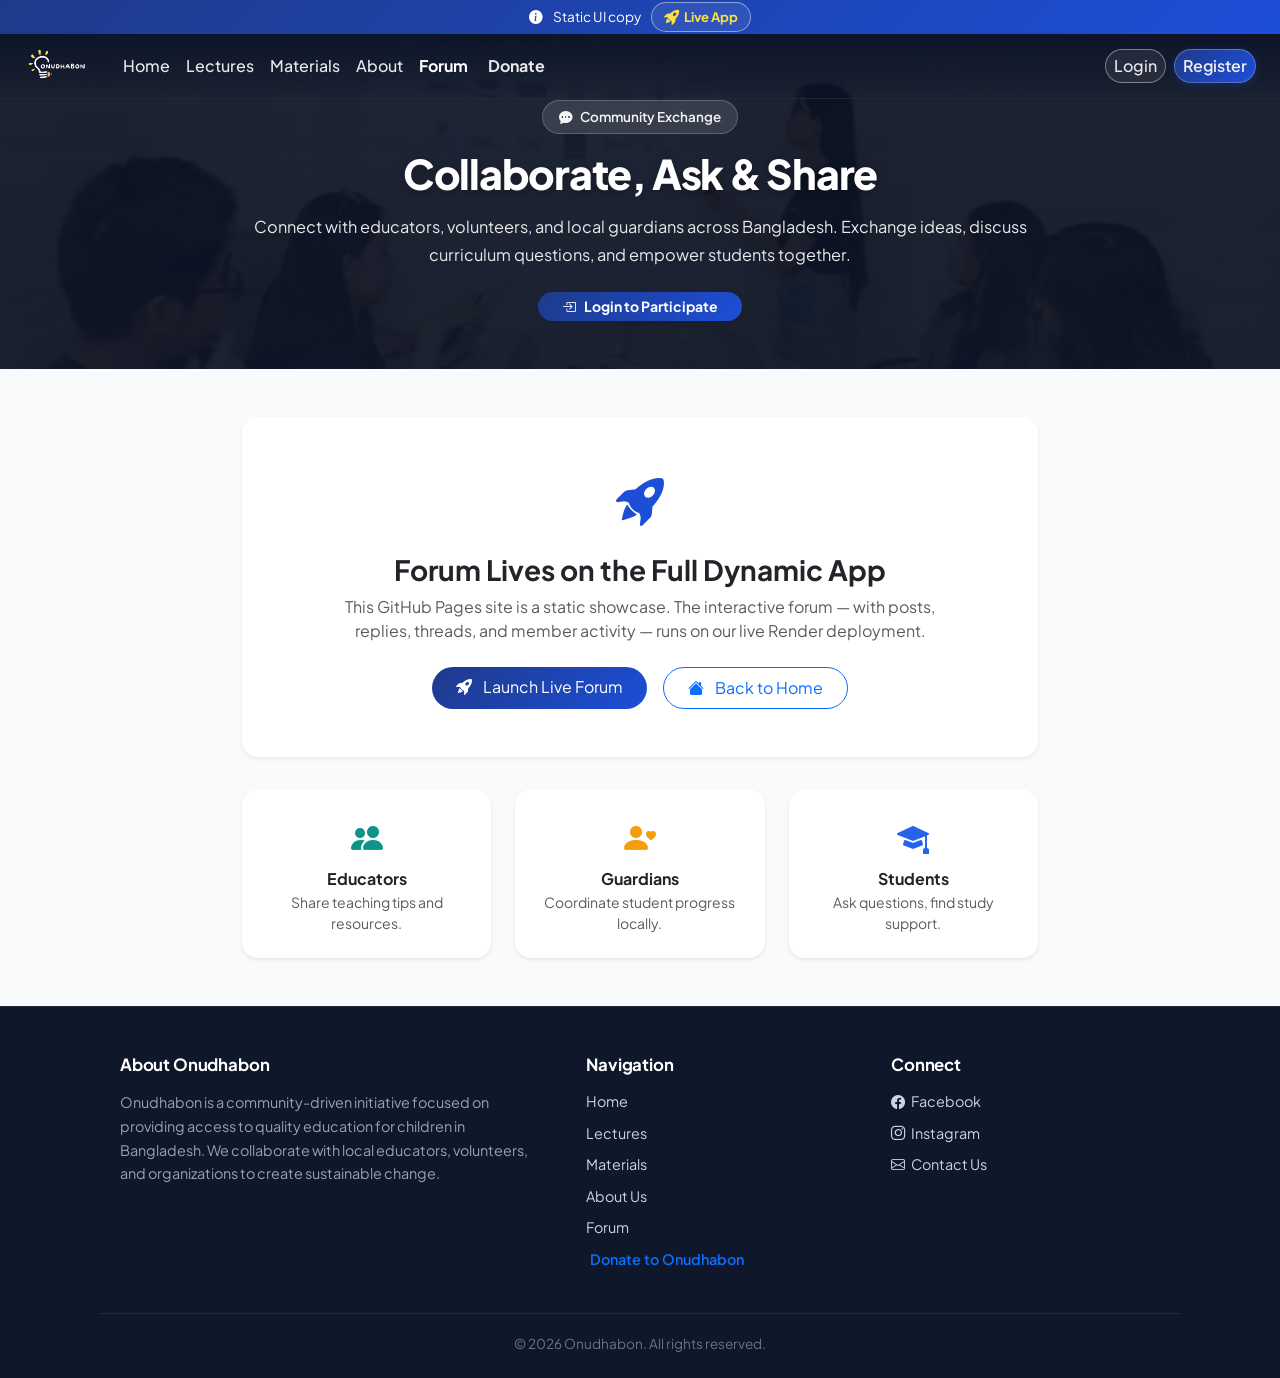
<file: docs/forum.html>
<!DOCTYPE html>
<html lang="en">
<head>
    <meta charset="utf-8" />
    <meta name="viewport" content="width=device-width, initial-scale=1.0" />
    <title>Community Forum - Onudhabon</title>
    <link rel="icon" type="image/png" href="images/tab_logo.png" />
    <link rel="shortcut icon" type="image/png" href="images/tab_logo.png" />
    <link rel="apple-touch-icon" href="images/tab_logo.png" />
    <script type="importmap"></script>
    <link rel="preconnect" href="https://fonts.googleapis.com">
    <link rel="preconnect" href="https://fonts.gstatic.com" crossorigin>
    <link href="https://fonts.googleapis.com/css2?family=Plus+Jakarta+Sans:wght@400;500;600;700;800&display=swap" rel="stylesheet">
    <link rel="stylesheet" href="https://cdn.jsdelivr.net/npm/bootstrap-icons@1.11.3/font/bootstrap-icons.min.css" />
    <link rel="stylesheet" href="https://cdn.jsdelivr.net/npm/bootstrap@5.3.3/dist/css/bootstrap.min.css" />
    <link rel="stylesheet" href="css/site.css" />
    <link rel="stylesheet" href="css/docs-override.css" />
</head>
<body class="d-flex flex-column min-vh-100 has-hero">

    <div class="ghpages-banner">
        <i class="bi bi-info-circle-fill"></i>
        Static UI copy
        <a href="https://onudhabon-sd-3-2.onrender.com/Forum" target="_blank" rel="noopener noreferrer">
            <i class="bi bi-rocket-takeoff-fill"></i> Live App
        </a>
    </div>

    <header class="site-header header-transparent" id="siteHeader">
        <nav class="navbar navbar-expand-lg navbar-dark main-navbar">
            <div class="container-fluid px-lg-4 px-3">
                <a class="navbar-brand d-flex align-items-center me-lg-4 me-2" href="index.html">
                    <img src="images/navbar_logo.png" alt="Onudhabon" class="navbar-logo-default" style="height: 38px; width: auto;" />
                    <img src="images/navbar_logo_scrolled.png" alt="Onudhabon" class="navbar-logo-scrolled" style="height: 38px; width: auto;" />
                </a>
                <button class="navbar-toggler border-0 text-white shadow-none px-2 py-1" type="button" data-bs-toggle="collapse" data-bs-target="#navbarSupportedContent" aria-controls="navbarSupportedContent" aria-expanded="false" aria-label="Toggle navigation">
                    <span class="navbar-toggler-icon"></span>
                </button>
                <div class="navbar-collapse collapse d-lg-inline-flex justify-content-between" id="navbarSupportedContent">
                    <ul class="navbar-nav flex-grow-1 align-items-lg-center">
                        <li class="nav-item"><a class="nav-link" href="index.html">Home</a></li>
                        <li class="nav-item"><a class="nav-link" href="lectures.html">Lectures</a></li>
                        <li class="nav-item"><a class="nav-link" href="materials.html">Materials</a></li>
                        <li class="nav-item"><a class="nav-link" href="about.html">About</a></li>
                        <li class="nav-item"><a class="nav-link active" href="forum.html">Forum</a></li>
                        <li class="nav-item"><a class="nav-link nav-donate-link" href="donate.html"><i class="bi bi-shield-heart me-1 text-warning"></i> Donate</a></li>
                    </ul>
                    <ul class="navbar-nav align-items-lg-center mt-3 mt-lg-0 gap-2">
                        <li class="nav-item"><a class="nav-link btn-nav-login btn-sm px-3.5 py-1 rounded-pill" href="login.html">Login</a></li>
                        <li class="nav-item"><a class="nav-link btn-nav-register btn-sm px-3.5 py-1 fw-semibold rounded-pill" href="register.html">Register</a></li>
                    </ul>
                </div>
            </div>
        </nav>
    </header>

    <main role="main" class="flex-grow-1">
        <div class="forum-page">
            <!-- EXACT copy of Views/Forum/Index.cshtml hero section -->
            <section class="forum-hero">
                <div class="forum-hero-overlay"></div>
                <div class="forum-hero-content">
                    <div class="forum-hero-badge">
                        <i class="bi bi-chat-dots-fill"></i>
                        <span>Community Exchange</span>
                    </div>
                    <h1>Collaborate, Ask &amp; Share</h1>
                    <p>
                        Connect with educators, volunteers, and local guardians across Bangladesh.
                        Exchange ideas, discuss curriculum questions, and empower students together.
                    </p>
                    <div>
                        <a href="https://onudhabon-sd-3-2.onrender.com/Account/Login?returnUrl=%2FForum" target="_blank" rel="noopener noreferrer" class="btn btn-primary btn-sm px-4 py-2.5 rounded-pill fw-bold shadow-sm d-inline-flex align-items-center gap-2" style="background: linear-gradient(135deg, #1e3a8a 0%, #1d4ed8 100%); border: none;">
                            <i class="bi bi-box-arrow-in-right"></i>
                            <span>Login to Participate</span>
                        </a>
                    </div>
                </div>
            </section>

            <div class="container py-5" style="max-width: 820px;">
                <div class="card border-0 shadow-sm rounded-4 p-4 p-md-5 bg-white text-center">
                    <div class="mb-3">
                        <i class="bi bi-rocket-takeoff-fill" style="font-size: 3rem; color: #1d4ed8;"></i>
                    </div>
                    <h3 class="fw-bold text-dark mb-2">Forum Lives on the Full Dynamic App</h3>
                    <p class="text-muted mb-4 mx-auto" style="max-width: 600px;">
                        This GitHub Pages site is a static showcase. The interactive forum &mdash; with posts, replies, threads, and member activity &mdash; runs on our live Render deployment.
                    </p>
                    <div class="d-flex justify-content-center gap-3 flex-wrap">
                        <a href="https://onudhabon-sd-3-2.onrender.com/Forum" target="_blank" rel="noopener noreferrer" class="btn btn-primary rounded-pill px-4 py-2" style="background: linear-gradient(135deg, #1e3a8a 0%, #1d4ed8 100%); border: none;">
                            <i class="bi bi-rocket-takeoff-fill me-2"></i> Launch Live Forum
                        </a>
                        <a href="index.html" class="btn btn-outline-primary rounded-pill px-4 py-2">
                            <i class="bi bi-house-fill me-2"></i> Back to Home
                        </a>
                    </div>
                </div>

                <div class="row g-4 mt-2">
                    <div class="col-md-4 text-center">
                        <div class="card border-0 shadow-sm rounded-4 p-4 h-100 bg-white">
                            <i class="bi bi-people-fill" style="font-size: 2rem; color: #0d9488;"></i>
                            <h6 class="fw-bold mt-2 mb-1">Educators</h6>
                            <p class="text-muted small mb-0">Share teaching tips and resources.</p>
                        </div>
                    </div>
                    <div class="col-md-4 text-center">
                        <div class="card border-0 shadow-sm rounded-4 p-4 h-100 bg-white">
                            <i class="bi bi-person-heart" style="font-size: 2rem; color: #f59e0b;"></i>
                            <h6 class="fw-bold mt-2 mb-1">Guardians</h6>
                            <p class="text-muted small mb-0">Coordinate student progress locally.</p>
                        </div>
                    </div>
                    <div class="col-md-4 text-center">
                        <div class="card border-0 shadow-sm rounded-4 p-4 h-100 bg-white">
                            <i class="bi bi-mortarboard-fill" style="font-size: 2rem; color: #2563eb;"></i>
                            <h6 class="fw-bold mt-2 mb-1">Students</h6>
                            <p class="text-muted small mb-0">Ask questions, find study support.</p>
                        </div>
                    </div>
                </div>
            </div>
        </div>
    </main>

    <footer class="site-footer mt-auto">
        <div class="footer-inner">
            <div class="footer-column about-column">
                <h3>About Onudhabon</h3>
                <p>Onudhabon is a community-driven initiative focused on providing access to quality education for children in Bangladesh. We collaborate with local educators, volunteers, and organizations to create sustainable change.</p>
            </div>
            <div class="footer-column navigation-column">
                <h3>Navigation</h3>
                <ul>
                    <li><a href="index.html">Home</a></li>
                    <li><a href="lectures.html">Lectures</a></li>
                    <li><a href="materials.html">Materials</a></li>
                    <li><a href="about.html">About Us</a></li>
                    <li><a href="forum.html">Forum</a></li>
                    <li><a href="donate.html" class="fw-semibold text-primary"><i class="bi bi-shield-heart me-1 text-primary"></i> Donate to Onudhabon</a></li>
                </ul>
            </div>
            <div class="footer-column connect-column">
                <h3>Connect</h3>
                <ul>
                    <li><a href="https://facebook.com" target="_blank" rel="noopener noreferrer"><i class="bi bi-facebook me-1"></i> Facebook</a></li>
                    <li><a href="https://instagram.com" target="_blank" rel="noopener noreferrer"><i class="bi bi-instagram me-1"></i> Instagram</a></li>
                    <li><a href="mailto:support@onudhabon.com"><i class="bi bi-envelope me-1"></i> Contact Us</a></li>
                </ul>
            </div>
        </div>
        <div class="footer-bottom">
            &copy; 2026 Onudhabon. All rights reserved.
        </div>
    </footer>

    <script src="https://code.jquery.com/jquery-3.7.1.min.js"></script>
    <script src="https://cdn.jsdelivr.net/npm/bootstrap@5.3.3/dist/js/bootstrap.bundle.min.js"></script>
    <script src="js/site.js"></script>
    <script>
        // Header scroll effect (from _Layout.cshtml)
        (function () {
            const siteHeader = document.getElementById('siteHeader');
            if (!siteHeader) return;

            function checkScroll() {
                const scrollPos = window.pageYOffset || document.documentElement.scrollTop || document.body.scrollTop || 0;
                if (scrollPos > 15) {
                    siteHeader.classList.add('header-scrolled');
                } else {
                    siteHeader.classList.remove('header-scrolled');
                }
            }

            window.addEventListener('scroll', checkScroll, { passive: true });
            document.addEventListener('scroll', checkScroll, { passive: true });
            window.addEventListener('resize', checkScroll, { passive: true });
            window.addEventListener('load', checkScroll);
            if (document.readyState === 'loading') {
                document.addEventListener('DOMContentLoaded', checkScroll);
            } else {
                checkScroll();
            }
        })();
    </script>
</body>
</html>
</file>
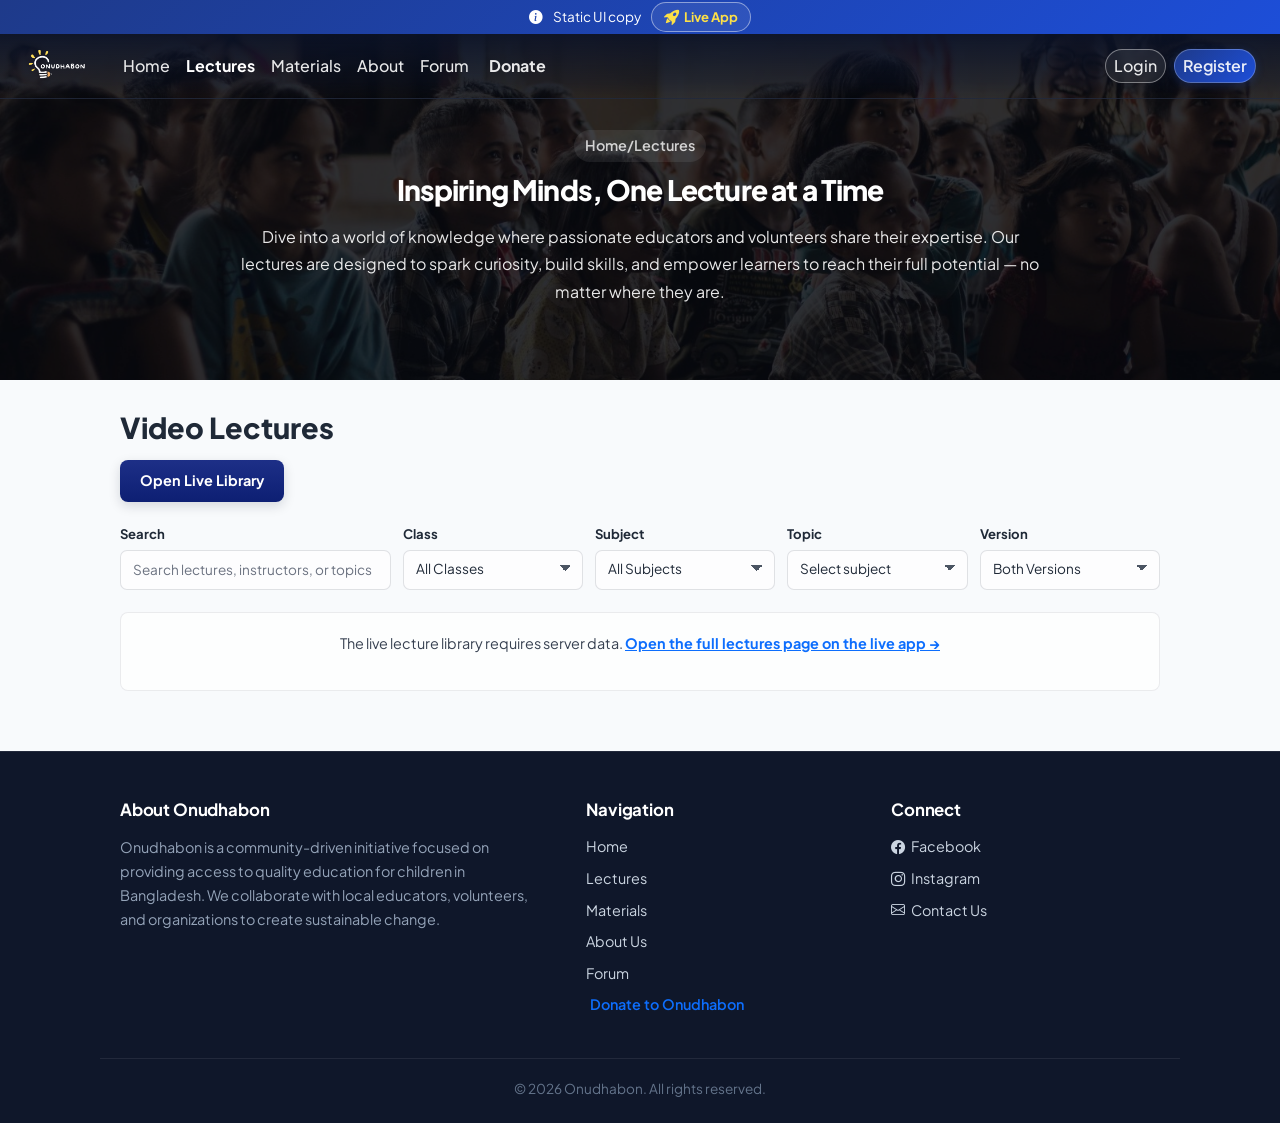
<file: docs/lectures.html>
<!DOCTYPE html>
<html lang="en">
<head>
    <meta charset="utf-8" />
    <meta name="viewport" content="width=device-width, initial-scale=1.0" />
    <title>Recorded Video Lectures - Onudhabon</title>
    <link rel="icon" type="image/png" href="images/tab_logo.png" />
    <link rel="shortcut icon" type="image/png" href="images/tab_logo.png" />
    <link rel="apple-touch-icon" href="images/tab_logo.png" />
    <script type="importmap"></script>
    <link rel="preconnect" href="https://fonts.googleapis.com">
    <link rel="preconnect" href="https://fonts.gstatic.com" crossorigin>
    <link href="https://fonts.googleapis.com/css2?family=Plus+Jakarta+Sans:wght@400;500;600;700;800&display=swap" rel="stylesheet">
    <link rel="stylesheet" href="https://cdn.jsdelivr.net/npm/bootstrap@5.3.3/dist/css/bootstrap.min.css" />
    <link rel="stylesheet" href="https://cdn.jsdelivr.net/npm/bootstrap-icons@1.11.3/font/bootstrap-icons.min.css" />
    <link rel="stylesheet" href="css/site.css" />
    <link rel="stylesheet" href="css/docs-override.css" />
</head>
<body class="d-flex flex-column min-vh-100 has-hero">

    <div class="ghpages-banner">
        <i class="bi bi-info-circle-fill"></i>
        Static UI copy
        <a href="https://onudhabon-sd-3-2.onrender.com/Lecture" target="_blank" rel="noopener noreferrer">
            <i class="bi bi-rocket-takeoff-fill"></i> Live App
        </a>
    </div>

    <header class="site-header header-transparent" id="siteHeader">
        <nav class="navbar navbar-expand-lg navbar-dark main-navbar">
            <div class="container-fluid px-lg-4 px-3">
                <a class="navbar-brand d-flex align-items-center me-lg-4 me-2" href="index.html">
                    <img src="images/navbar_logo.png" alt="Onudhabon" class="navbar-logo-default" style="height: 38px; width: auto;" />
                    <img src="images/navbar_logo_scrolled.png" alt="Onudhabon" class="navbar-logo-scrolled" style="height: 38px; width: auto;" />
                </a>
                <button class="navbar-toggler border-0 text-white shadow-none px-2 py-1" type="button" data-bs-toggle="collapse" data-bs-target="#navbarSupportedContent" aria-controls="navbarSupportedContent" aria-expanded="false" aria-label="Toggle navigation">
                    <span class="navbar-toggler-icon"></span>
                </button>
                <div class="navbar-collapse collapse d-lg-inline-flex justify-content-between" id="navbarSupportedContent">
                    <ul class="navbar-nav flex-grow-1 align-items-lg-center">
                        <li class="nav-item"><a class="nav-link" href="index.html">Home</a></li>
                        <li class="nav-item"><a class="nav-link active" href="lectures.html">Lectures</a></li>
                        <li class="nav-item"><a class="nav-link" href="materials.html">Materials</a></li>
                        <li class="nav-item"><a class="nav-link" href="about.html">About</a></li>
                        <li class="nav-item"><a class="nav-link" href="forum.html">Forum</a></li>
                        <li class="nav-item"><a class="nav-link nav-donate-link" href="donate.html"><i class="bi bi-shield-heart me-1 text-warning"></i> Donate</a></li>
                    </ul>
                    <ul class="navbar-nav align-items-lg-center mt-3 mt-lg-0 gap-2">
                        <li class="nav-item"><a class="nav-link btn-nav-login btn-sm px-3.5 py-1 rounded-pill" href="login.html">Login</a></li>
                        <li class="nav-item"><a class="nav-link btn-nav-register btn-sm px-3.5 py-1 fw-semibold rounded-pill" href="register.html">Register</a></li>
                    </ul>
                </div>
            </div>
        </nav>
    </header>

    <main role="main" class="flex-grow-1">
        <!-- EXACT copy of Views/Lecture/Index.cshtml body (no model data, so empty-state shown) -->
        <div class="lecture-page">
            <section class="lecture-hero">
                <div class="lecture-hero-overlay"></div>
                <div class="lecture-hero-content">
                    <div class="hero-label">Home/Lectures</div>
                    <h1>Inspiring Minds, One Lecture at a Time</h1>
                    <p>
                        Dive into a world of knowledge where passionate educators and volunteers share their expertise.
                        Our lectures are designed to spark curiosity, build skills, and empower learners to reach their full potential — no matter where they are.
                    </p>
                </div>
            </section>

            <div class="lecture-inner">
                <h2 class="lecture-title">Video Lectures</h2>

                <div class="lecture-actions">
                    <a href="https://onudhabon-sd-3-2.onrender.com/Lecture" target="_blank" rel="noopener noreferrer" class="upload-btn">Open Live Library</a>
                </div>

                <form method="get" action="https://onudhabon-sd-3-2.onrender.com/Lecture" class="lecture-filters" id="lectureFilters">
                    <div class="filter-field search-field">
                        <label for="search">Search</label>
                        <input id="search" name="search" type="text" placeholder="Search lectures, instructors, or topics" />
                    </div>

                    <div class="filter-field">
                        <label for="classLevel">Class</label>
                        <select id="classLevel" name="classLevel">
                            <option value="">All Classes</option>
                        </select>
                    </div>

                    <div class="filter-field">
                        <label for="subject">Subject</label>
                        <select id="subject" name="subject">
                            <option value="">All Subjects</option>
                        </select>
                    </div>

                    <div class="filter-field">
                        <label for="topic">Topic</label>
                        <select id="topic" name="topic">
                            <option value="">Select subject</option>
                        </select>
                    </div>

                    <div class="filter-field">
                        <label for="version">Version</label>
                        <select id="version" name="version">
                            <option value="">Both Versions</option>
                            <option value="Bangla">Bangla</option>
                            <option value="English">English</option>
                        </select>
                    </div>
                </form>

                <div class="no-lectures">
                    <p>The live lecture library requires server data. <a href="https://onudhabon-sd-3-2.onrender.com/Lecture" target="_blank" rel="noopener noreferrer"><strong>Open the full lectures page on the live app →</strong></a></p>
                </div>

                <!-- Pagination Container (hidden since empty) -->
                <div class="custom-pagination-wrapper" id="lecturePagination" style="display: none;">
                    <div class="pagination-summary" id="lecturePaginationSummary">
                        Showing 1–6 of 0 lectures
                    </div>
                    <ul class="pagination-controls" id="lecturePaginationControls"></ul>
                </div>

                <!-- Empty Filter Search Result Message -->
                <div class="no-lectures text-center py-5 d-none" id="noFilterResultsMessage">
                    <div class="text-muted mb-2"><i class="bi bi-search fs-1"></i></div>
                    <h5 class="fw-bold text-dark">No matching lectures found</h5>
                    <p class="text-muted small">Try adjusting your filters or search keywords.</p>
                </div>
            </div>
        </div>
    </main>

    <footer class="site-footer mt-auto">
        <div class="footer-inner">
            <div class="footer-column about-column">
                <h3>About Onudhabon</h3>
                <p>Onudhabon is a community-driven initiative focused on providing access to quality education for children in Bangladesh. We collaborate with local educators, volunteers, and organizations to create sustainable change.</p>
            </div>
            <div class="footer-column navigation-column">
                <h3>Navigation</h3>
                <ul>
                    <li><a href="index.html">Home</a></li>
                    <li><a href="lectures.html">Lectures</a></li>
                    <li><a href="materials.html">Materials</a></li>
                    <li><a href="about.html">About Us</a></li>
                    <li><a href="forum.html">Forum</a></li>
                    <li><a href="donate.html" class="fw-semibold text-primary"><i class="bi bi-shield-heart me-1 text-primary"></i> Donate to Onudhabon</a></li>
                </ul>
            </div>
            <div class="footer-column connect-column">
                <h3>Connect</h3>
                <ul>
                    <li><a href="https://facebook.com" target="_blank" rel="noopener noreferrer"><i class="bi bi-facebook me-1"></i> Facebook</a></li>
                    <li><a href="https://instagram.com" target="_blank" rel="noopener noreferrer"><i class="bi bi-instagram me-1"></i> Instagram</a></li>
                    <li><a href="mailto:support@onudhabon.com"><i class="bi bi-envelope me-1"></i> Contact Us</a></li>
                </ul>
            </div>
        </div>
        <div class="footer-bottom">
            &copy; 2026 Onudhabon. All rights reserved.
        </div>
    </footer>

    <script src="https://code.jquery.com/jquery-3.7.1.min.js"></script>
    <script src="https://cdn.jsdelivr.net/npm/bootstrap@5.3.3/dist/js/bootstrap.bundle.min.js"></script>
    <script src="js/site.js"></script>
    <script>
        (function () {
            const siteHeader = document.getElementById('siteHeader');
            if (!siteHeader) return;
            function checkScroll() {
                const scrollPos = window.pageYOffset || document.documentElement.scrollTop || document.body.scrollTop || 0;
                if (scrollPos > 15) siteHeader.classList.add('header-scrolled');
                else siteHeader.classList.remove('header-scrolled');
            }
            window.addEventListener('scroll', checkScroll, { passive: true });
            document.addEventListener('scroll', checkScroll, { passive: true });
            window.addEventListener('resize', checkScroll, { passive: true });
            window.addEventListener('load', checkScroll);
            if (document.readyState === 'loading') document.addEventListener('DOMContentLoaded', checkScroll);
            else checkScroll();
        })();
    </script>
</body>
</html>
</file>
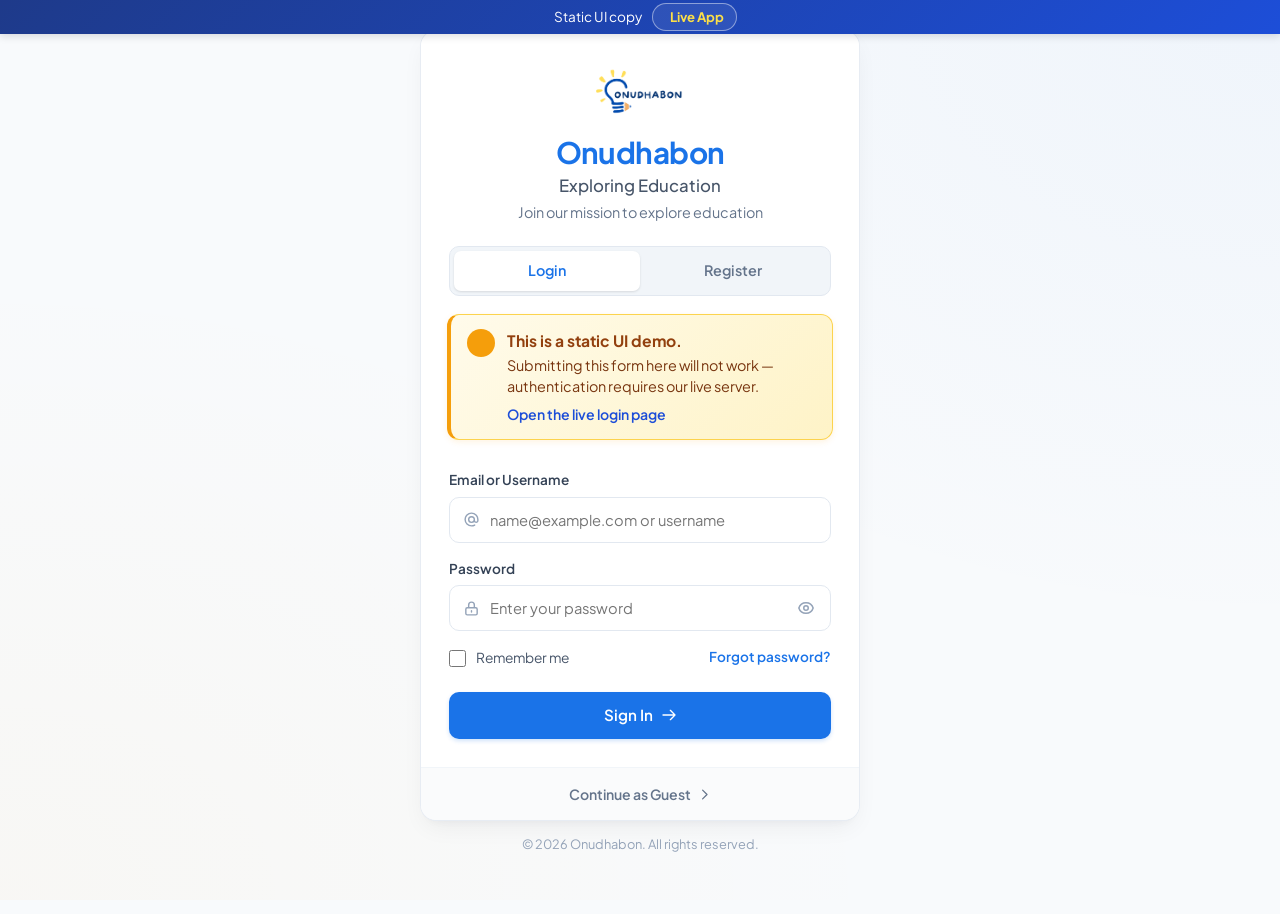
<file: docs/login.html>
<!DOCTYPE html>
<html lang="en">
<head>
    <meta charset="utf-8" />
    <meta name="viewport" content="width=device-width, initial-scale=1.0" />
    <title>Sign In - Onudhabon</title>
    <link rel="icon" type="image/png" href="images/tab_logo.png" />
    <link rel="shortcut icon" type="image/png" href="images/tab_logo.png" />
    <link rel="apple-touch-icon" href="images/tab_logo.png" />
    <link rel="preconnect" href="https://fonts.googleapis.com">
    <link rel="preconnect" href="https://fonts.gstatic.com" crossorigin>
    <link href="https://fonts.googleapis.com/css2?family=Plus+Jakarta+Sans:wght@400;500;600;700;800&display=swap" rel="stylesheet">
    <link rel="stylesheet" href="https://cdn.jsdelivr.net/npm/bootstrap@5.3.3/dist/css/bootstrap.min.css" />
    <link rel="stylesheet" href="css/login.css" />
    <link rel="stylesheet" href="css/docs-override.css" />
</head>
<body>
    <!-- GitHub Pages banner -->
    <div class="ghpages-banner">
        <i class="bi bi-info-circle-fill"></i>
        Static UI copy
        <a href="https://onudhabon-sd-3-2.onrender.com/Account/Login" target="_blank" rel="noopener noreferrer">
            <i class="bi bi-rocket-takeoff-fill"></i> Live App
        </a>
    </div>

    <!-- EXACT copy of Views/Account/Login.cshtml body -->
    <div class="login-page-container">
        <div class="login-card">
            <!-- Logo Section -->
            <div class="logo-section">
                <a href="index.html" class="logo-link">
                    <img src="images/login_logo.png" alt="Onudhabon Logo" class="logo-icon" />
                </a>
                <h1 class="app-title">Onudhabon</h1>
                <div class="subtitle">Exploring Education</div>
                <p class="mission-text">Join our mission to explore education</p>
            </div>

            <!-- Segmented Control Tabs -->
            <div class="tabs-container">
                <div class="tabs-segment">
                    <a href="login.html" class="tab-btn active">Login</a>
                    <a href="register.html" class="tab-btn">Register</a>
                </div>
            </div>

            <!-- Static-site warning banner -->
            <div class="static-warning-alert" role="alert">
                <div class="static-warning-icon">
                    <i class="bi bi-info-circle-fill"></i>
                </div>
                <div class="static-warning-body">
                    <strong>This is a static UI demo.</strong>
                    Submitting this form here will not work — authentication requires our live server.
                    <a href="https://onudhabon-sd-3-2.onrender.com/Account/Login" target="_blank" rel="noopener noreferrer" class="static-warning-link">
                        Open the live login page <i class="bi bi-arrow-up-right"></i>
                    </a>
                </div>
            </div>

            <!-- Login Form (action points to live app) -->
            <div class="form-panel">
                <form action="https://onudhabon-sd-3-2.onrender.com/Account/Login" method="post">
                    <div class="form-group">
                        <label for="UsernameOrEmail" class="form-label">Email or Username</label>
                        <div class="input-icon-wrapper">
                            <span class="input-icon">
                                <svg width="17" height="17" fill="none" stroke="currentColor" stroke-width="2" viewBox="0 0 24 24">
                                    <path stroke-linecap="round" stroke-linejoin="round" d="M16 12a4 4 0 10-8 0 4 4 0 008 0zm0 0v1.5a2.5 2.5 0 005 0V12a9 9 0 10-9 9m4.5-1.206a8.959 8.959 0 01-4.5 1.207" />
                                </svg>
                            </span>
                            <input name="UsernameOrEmail" id="UsernameOrEmail" class="auth-input" placeholder="name@example.com or username" autocomplete="username" />
                        </div>
                    </div>

                    <div class="form-group">
                        <label for="Password" class="form-label">Password</label>
                        <div class="input-icon-wrapper">
                            <span class="input-icon">
                                <svg width="17" height="17" fill="none" stroke="currentColor" stroke-width="2" viewBox="0 0 24 24">
                                    <path stroke-linecap="round" stroke-linejoin="round" d="M12 15v2m-6 4h12a2 2 0 002-2v-6a2 2 0 00-2-2H6a2 2 0 00-2 2v6a2 2 0 002 2zm10-10V7a4 4 0 00-8 0v4h8z" />
                                </svg>
                            </span>
                            <input name="Password" type="password" id="loginPasswordInput" class="auth-input" placeholder="Enter your password" autocomplete="current-password" />
                            <button type="button" class="password-toggle-btn" onclick="togglePasswordVisibility('loginPasswordInput', this)" aria-label="Toggle password visibility">
                                <svg width="18" height="18" fill="none" stroke="currentColor" stroke-width="2" viewBox="0 0 24 24">
                                    <path stroke-linecap="round" stroke-linejoin="round" d="M15 12a3 3 0 11-6 0 3 3 0 016 0z" />
                                    <path stroke-linecap="round" stroke-linejoin="round" d="M2.458 12C3.732 7.943 7.523 5 12 5c4.478 0 8.268 2.943 9.542 7-1.274 4.057-5.064 7-9.542 7-4.477 0-8.268-2.943-9.542-7z" />
                                </svg>
                            </button>
                        </div>
                    </div>

                    <div class="d-flex justify-content-between align-items-center mb-4">
                        <label class="custom-checkbox-label">
                            <input type="checkbox" name="RememberMe" />
                            <span>Remember me</span>
                        </label>
                        <a href="https://onudhabon-sd-3-2.onrender.com/Account/ForgotPassword" target="_blank" rel="noopener noreferrer" class="forgot-password-link">Forgot password?</a>
                    </div>

                    <button type="submit" class="btn-submit">
                        <span>Sign In</span>
                        <svg width="16" height="16" fill="none" stroke="currentColor" stroke-width="2" viewBox="0 0 24 24">
                            <path stroke-linecap="round" stroke-linejoin="round" d="M14 5l7 7m0 0l-7 7m7-7H3" />
                        </svg>
                    </button>
                </form>
            </div>

            <!-- Guest Link -->
            <div class="guest-link-wrapper">
                <a href="index.html" class="guest-link">
                    <span>Continue as Guest</span>
                    <svg width="15" height="15" fill="none" stroke="currentColor" stroke-width="2" viewBox="0 0 24 24">
                        <path stroke-linecap="round" stroke-linejoin="round" d="M9 5l7 7-7 7" />
                    </svg>
                </a>
            </div>
        </div>

        <div class="fixed-bottom-copyright">
            &copy; 2026 Onudhabon. All rights reserved.
        </div>
    </div>

    <script src="https://code.jquery.com/jquery-3.7.1.min.js"></script>
    <script src="https://cdn.jsdelivr.net/npm/bootstrap@5.3.3/dist/js/bootstrap.bundle.min.js"></script>
    <script>
        // EXACT script from Views/Account/Login.cshtml
        // Prevent back-button from restoring login page from browser cache (BFCache)
        window.addEventListener('pageshow', function (event) {
            if (event.persisted || (window.performance && window.performance.getEntriesByType("navigation")[0]?.type === "back_forward")) {
                window.location.reload();
            }
        });

        function togglePasswordVisibility(inputId, btn) {
            const input = document.getElementById(inputId);
            if (input.type === 'password') {
                input.type = 'text';
                btn.innerHTML = `
                    <svg width="18" height="18" fill="none" stroke="currentColor" stroke-width="2" viewBox="0 0 24 24">
                        <path stroke-linecap="round" stroke-linejoin="round" d="M13.875 18.825A10.05 10.05 0 0112 19c-4.478 0-8.268-2.943-9.543-7a9.97 9.97 0 011.563-3.029m5.858.908a3 3 0 114.243 4.243M9.878 9.878l4.242 4.242M9.88 9.88l-3.29-3.29m7.532 7.532l3.29 3.29M3 3l18 18" />
                    </svg>`;
            } else {
                input.type = 'password';
                btn.innerHTML = `
                    <svg width="18" height="18" fill="none" stroke="currentColor" stroke-width="2" viewBox="0 0 24 24">
                        <path stroke-linecap="round" stroke-linejoin="round" d="M15 12a3 3 0 11-6 0 3 3 0 016 0z" />
                        <path stroke-linecap="round" stroke-linejoin="round" d="M2.458 12C3.732 7.943 7.523 5 12 5c4.478 0 8.268 2.943 9.542 7-1.274 4.057-5.064 7-9.542 7-4.477 0-8.268-2.943-9.542-7z" />
                    </svg>`;
            }
        }

        // Static-site guard: intercept login form submit and redirect to live app
        (function () {
            const loginForm = document.querySelector('.form-panel form');
            if (!loginForm) return;

            loginForm.addEventListener('submit', function (e) {
                e.preventDefault();
                const liveUrl = 'https://onudhabon-sd-3-2.onrender.com/Account/Login';
                if (confirm('This is a static GitHub Pages demo — submitting here will not authenticate.\n\nOpen the live login page to sign in?')) {
                    window.open(liveUrl, '_blank', 'noopener,noreferrer');
                }
            });
        })();
    </script>
</body>
</html>
</file>
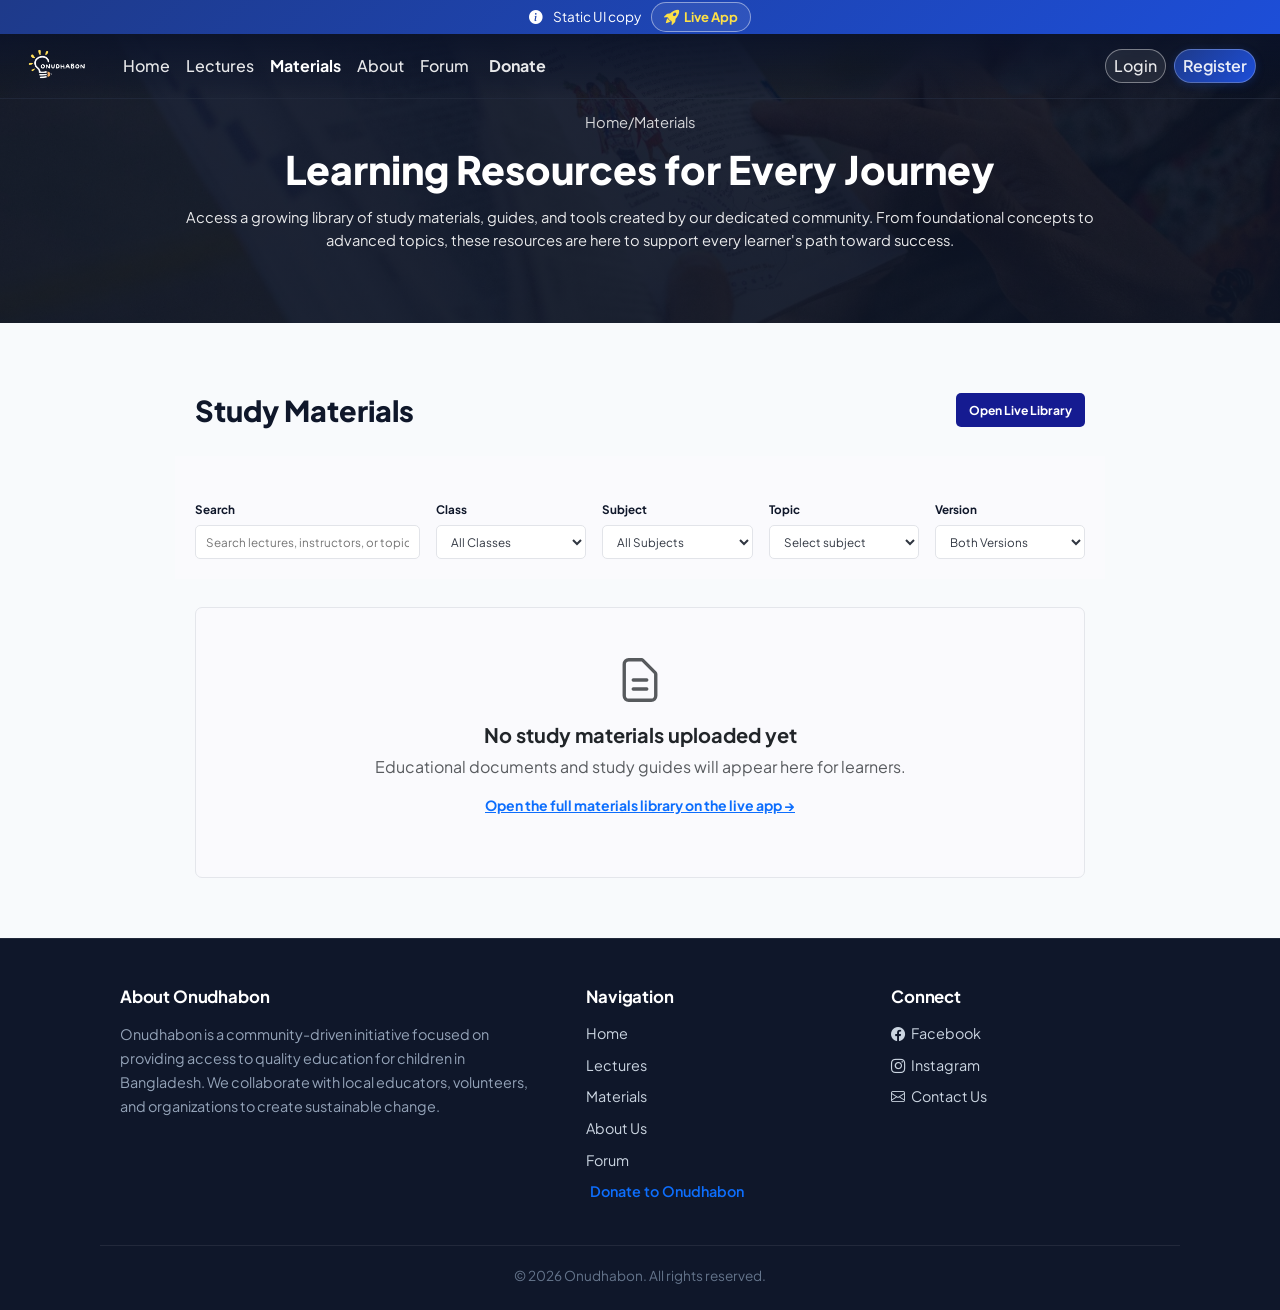
<file: docs/materials.html>
<!DOCTYPE html>
<html lang="en">
<head>
    <meta charset="utf-8" />
    <meta name="viewport" content="width=device-width, initial-scale=1.0" />
    <title>Study Materials &amp; Notes - Onudhabon</title>
    <link rel="icon" type="image/png" href="images/tab_logo.png" />
    <link rel="shortcut icon" type="image/png" href="images/tab_logo.png" />
    <link rel="apple-touch-icon" href="images/tab_logo.png" />
    <script type="importmap"></script>
    <link rel="preconnect" href="https://fonts.googleapis.com">
    <link rel="preconnect" href="https://fonts.gstatic.com" crossorigin>
    <link href="https://fonts.googleapis.com/css2?family=Plus+Jakarta+Sans:wght@400;500;600;700;800&display=swap" rel="stylesheet">
    <link rel="stylesheet" href="https://cdn.jsdelivr.net/npm/bootstrap@5.3.3/dist/css/bootstrap.min.css" />
    <link rel="stylesheet" href="https://cdn.jsdelivr.net/npm/bootstrap-icons@1.11.3/font/bootstrap-icons.min.css" />
    <link rel="stylesheet" href="css/site.css" />
    <link rel="stylesheet" href="css/docs-override.css" />
</head>
<body class="d-flex flex-column min-vh-100 has-hero">

    <div class="ghpages-banner">
        <i class="bi bi-info-circle-fill"></i>
        Static UI copy
        <a href="https://onudhabon-sd-3-2.onrender.com/Material" target="_blank" rel="noopener noreferrer">
            <i class="bi bi-rocket-takeoff-fill"></i> Live App
        </a>
    </div>

    <header class="site-header header-transparent" id="siteHeader">
        <nav class="navbar navbar-expand-lg navbar-dark main-navbar">
            <div class="container-fluid px-lg-4 px-3">
                <a class="navbar-brand d-flex align-items-center me-lg-4 me-2" href="index.html">
                    <img src="images/navbar_logo.png" alt="Onudhabon" class="navbar-logo-default" style="height: 38px; width: auto;" />
                    <img src="images/navbar_logo_scrolled.png" alt="Onudhabon" class="navbar-logo-scrolled" style="height: 38px; width: auto;" />
                </a>
                <button class="navbar-toggler border-0 text-white shadow-none px-2 py-1" type="button" data-bs-toggle="collapse" data-bs-target="#navbarSupportedContent" aria-controls="navbarSupportedContent" aria-expanded="false" aria-label="Toggle navigation">
                    <span class="navbar-toggler-icon"></span>
                </button>
                <div class="navbar-collapse collapse d-lg-inline-flex justify-content-between" id="navbarSupportedContent">
                    <ul class="navbar-nav flex-grow-1 align-items-lg-center">
                        <li class="nav-item"><a class="nav-link" href="index.html">Home</a></li>
                        <li class="nav-item"><a class="nav-link" href="lectures.html">Lectures</a></li>
                        <li class="nav-item"><a class="nav-link active" href="materials.html">Materials</a></li>
                        <li class="nav-item"><a class="nav-link" href="about.html">About</a></li>
                        <li class="nav-item"><a class="nav-link" href="forum.html">Forum</a></li>
                        <li class="nav-item"><a class="nav-link nav-donate-link" href="donate.html"><i class="bi bi-shield-heart me-1 text-warning"></i> Donate</a></li>
                    </ul>
                    <ul class="navbar-nav align-items-lg-center mt-3 mt-lg-0 gap-2">
                        <li class="nav-item"><a class="nav-link btn-nav-login btn-sm px-3.5 py-1 rounded-pill" href="login.html">Login</a></li>
                        <li class="nav-item"><a class="nav-link btn-nav-register btn-sm px-3.5 py-1 fw-semibold rounded-pill" href="register.html">Register</a></li>
                    </ul>
                </div>
            </div>
        </nav>
    </header>

    <main role="main" class="flex-grow-1">
        <!-- EXACT copy of Views/Material/Index.cshtml body (no model data, so empty-state shown) -->
        <div class="material-page">
            <section class="material-hero">
                <div class="material-hero-overlay"></div>
                <div class="material-hero-content">
                    <div class="material-breadcrumb">Home/Materials</div>
                    <h1>Learning Resources for Every Journey</h1>
                    <p>Access a growing library of study materials, guides, and tools created by our dedicated community. From foundational concepts to advanced topics, these resources are here to support every learner's path toward success.</p>
                </div>
            </section>

            <main class="material-content">
                <div class="material-heading-row">
                    <h2>Study Materials</h2>
                    <a href="https://onudhabon-sd-3-2.onrender.com/Material" target="_blank" rel="noopener noreferrer" class="material-upload-btn">Open Live Library</a>
                </div>

                <form method="get" action="https://onudhabon-sd-3-2.onrender.com/Material" class="material-filters">
                    <div class="material-filter-field material-search-field">
                        <label for="material-search">Search</label>
                        <input id="material-search" name="search" type="text" placeholder="Search lectures, instructors, or topics" />
                    </div>
                    <div class="material-filter-field">
                        <label for="classLevel">Class</label>
                        <select id="classLevel" name="classLevel">
                            <option value="">All Classes</option>
                        </select>
                    </div>
                    <div class="material-filter-field">
                        <label for="subject">Subject</label>
                        <select id="subject" name="subject">
                            <option value="">All Subjects</option>
                        </select>
                    </div>
                    <div class="material-filter-field">
                        <label for="topic">Topic</label>
                        <select id="topic" name="topic">
                            <option value="">Select subject</option>
                        </select>
                    </div>
                    <div class="material-filter-field">
                        <label for="version">Version</label>
                        <select id="version" name="version">
                            <option value="">Both Versions</option>
                            <option value="Bangla">Bangla</option>
                            <option value="English">English</option>
                        </select>
                    </div>
                </form>

                <div class="material-empty-state">
                    <div>
                        <div class="mb-3 text-muted">
                            <svg width="54" height="54" fill="none" stroke="currentColor" stroke-width="1.5" viewBox="0 0 24 24">
                                <path stroke-linecap="round" stroke-linejoin="round" d="M9 12h6m-6 4h6m2 5H7a2 2 0 01-2-2V5a2 2 0 012-2h5.586a1 1 0 01.707.293l5.414 5.414a1 1 0 01.293.707V19a2 2 0 01-2 2z" />
                            </svg>
                        </div>
                        <h5 class="fw-bold text-dark">No study materials uploaded yet</h5>
                        <p class="text-muted">Educational documents and study guides will appear here for learners.</p>
                        <p class="text-muted small">
                            <a href="https://onudhabon-sd-3-2.onrender.com/Material" target="_blank" rel="noopener noreferrer"><strong>Open the full materials library on the live app →</strong></a>
                        </p>
                    </div>
                </div>

                <!-- Pagination Container (hidden since empty) -->
                <div class="custom-pagination-wrapper" id="materialPagination" style="display: none;">
                    <div class="pagination-summary" id="materialPaginationSummary">
                        Showing 1–6 of 0 materials
                    </div>
                    <ul class="pagination-controls" id="materialPaginationControls"></ul>
                </div>

                <!-- Empty Filter Search Result Message -->
                <div class="no-materials text-center py-5 d-none" id="noMaterialFilterResultsMessage">
                    <div class="text-muted mb-2"><i class="bi bi-search fs-1"></i></div>
                    <h5 class="fw-bold text-dark">No matching materials found</h5>
                    <p class="text-muted small">Try adjusting your search criteria or category filters.</p>
                </div>
            </main>
        </div>
    </main>

    <footer class="site-footer mt-auto">
        <div class="footer-inner">
            <div class="footer-column about-column">
                <h3>About Onudhabon</h3>
                <p>Onudhabon is a community-driven initiative focused on providing access to quality education for children in Bangladesh. We collaborate with local educators, volunteers, and organizations to create sustainable change.</p>
            </div>
            <div class="footer-column navigation-column">
                <h3>Navigation</h3>
                <ul>
                    <li><a href="index.html">Home</a></li>
                    <li><a href="lectures.html">Lectures</a></li>
                    <li><a href="materials.html">Materials</a></li>
                    <li><a href="about.html">About Us</a></li>
                    <li><a href="forum.html">Forum</a></li>
                    <li><a href="donate.html" class="fw-semibold text-primary"><i class="bi bi-shield-heart me-1 text-primary"></i> Donate to Onudhabon</a></li>
                </ul>
            </div>
            <div class="footer-column connect-column">
                <h3>Connect</h3>
                <ul>
                    <li><a href="https://facebook.com" target="_blank" rel="noopener noreferrer"><i class="bi bi-facebook me-1"></i> Facebook</a></li>
                    <li><a href="https://instagram.com" target="_blank" rel="noopener noreferrer"><i class="bi bi-instagram me-1"></i> Instagram</a></li>
                    <li><a href="mailto:support@onudhabon.com"><i class="bi bi-envelope me-1"></i> Contact Us</a></li>
                </ul>
            </div>
        </div>
        <div class="footer-bottom">
            &copy; 2026 Onudhabon. All rights reserved.
        </div>
    </footer>

    <script src="https://code.jquery.com/jquery-3.7.1.min.js"></script>
    <script src="https://cdn.jsdelivr.net/npm/bootstrap@5.3.3/dist/js/bootstrap.bundle.min.js"></script>
    <script src="js/site.js"></script>
    <script>
        (function () {
            const siteHeader = document.getElementById('siteHeader');
            if (!siteHeader) return;
            function checkScroll() {
                const scrollPos = window.pageYOffset || document.documentElement.scrollTop || document.body.scrollTop || 0;
                if (scrollPos > 15) siteHeader.classList.add('header-scrolled');
                else siteHeader.classList.remove('header-scrolled');
            }
            window.addEventListener('scroll', checkScroll, { passive: true });
            document.addEventListener('scroll', checkScroll, { passive: true });
            window.addEventListener('resize', checkScroll, { passive: true });
            window.addEventListener('load', checkScroll);
            if (document.readyState === 'loading') document.addEventListener('DOMContentLoaded', checkScroll);
            else checkScroll();
        })();
    </script>
</body>
</html>
</file>
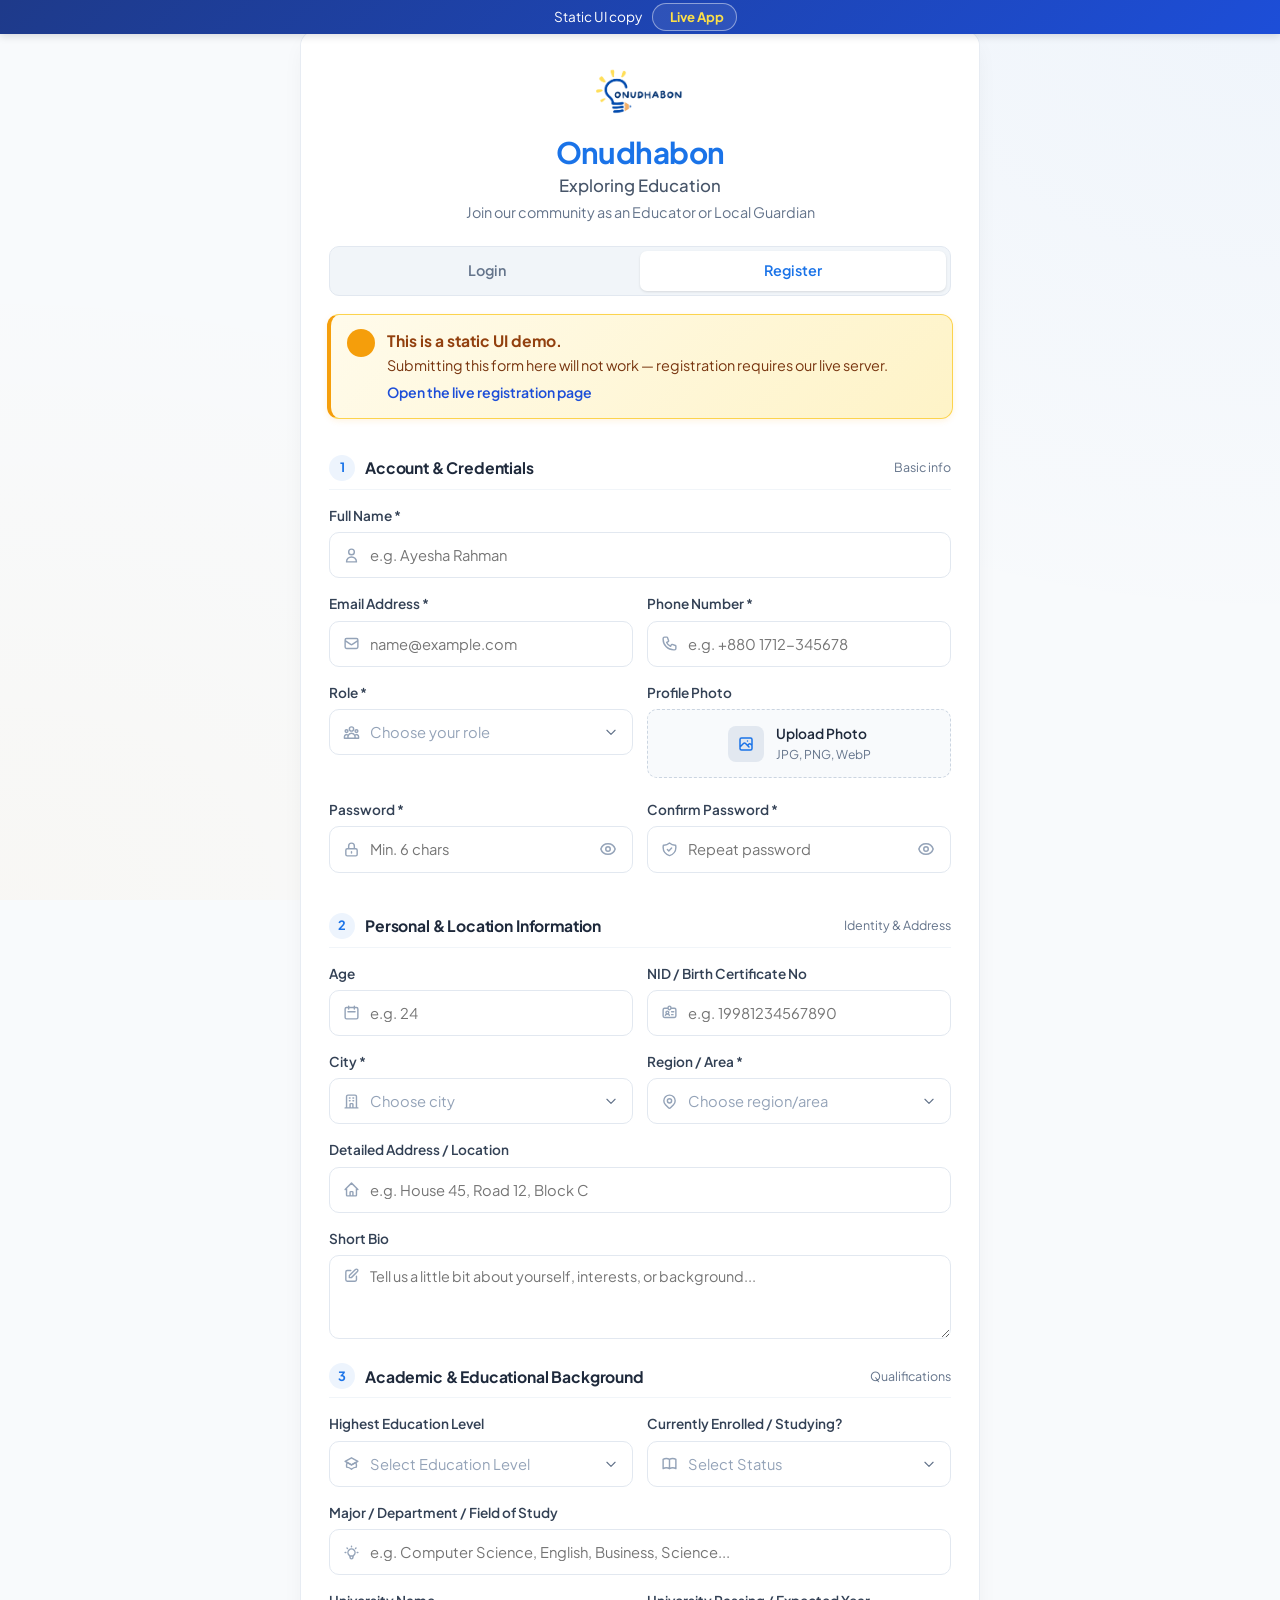
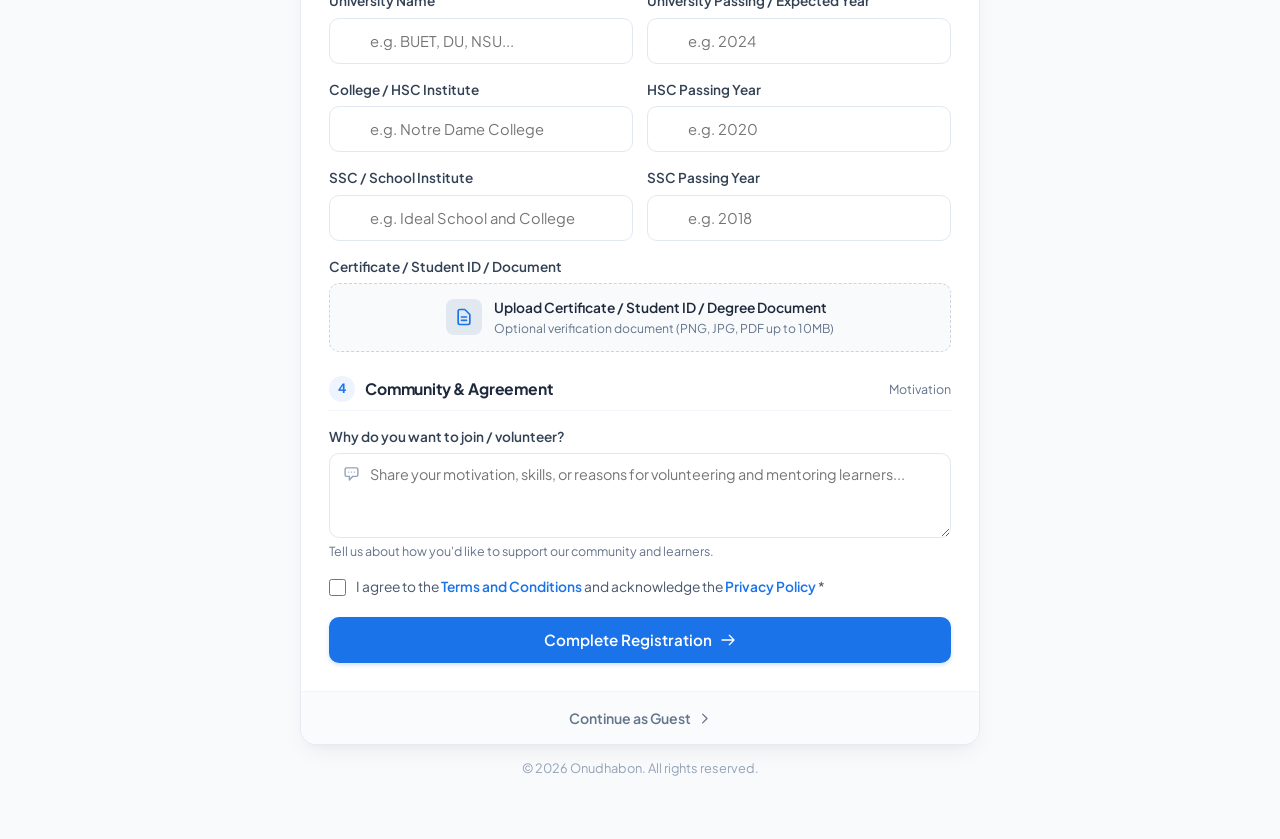
<file: docs/register.html>
<!DOCTYPE html>
<html lang="en">
<head>
    <meta charset="utf-8" />
    <meta name="viewport" content="width=device-width, initial-scale=1.0" />
    <title>Create Account - Onudhabon</title>
    <link rel="icon" type="image/png" href="images/tab_logo.png" />
    <link rel="shortcut icon" type="image/png" href="images/tab_logo.png" />
    <link rel="apple-touch-icon" href="images/tab_logo.png" />
    <link rel="preconnect" href="https://fonts.googleapis.com">
    <link rel="preconnect" href="https://fonts.gstatic.com" crossorigin>
    <link href="https://fonts.googleapis.com/css2?family=Plus+Jakarta+Sans:wght@400;500;600;700;800&display=swap" rel="stylesheet">
    <link rel="stylesheet" href="https://cdn.jsdelivr.net/npm/bootstrap@5.3.3/dist/css/bootstrap.min.css" />
    <link rel="stylesheet" href="css/login.css" />
    <link rel="stylesheet" href="css/docs-override.css" />
</head>
<body>
    <!-- GitHub Pages banner -->
    <div class="ghpages-banner">
        <i class="bi bi-info-circle-fill"></i>
        Static UI copy
        <a href="https://onudhabon-sd-3-2.onrender.com/Account/Register" target="_blank" rel="noopener noreferrer">
            <i class="bi bi-rocket-takeoff-fill"></i> Live App
        </a>
    </div>

    <!-- EXACT copy of Views/Account/Register.cshtml body -->
    <div class="login-page-container">
        <div class="login-card register-card">
            <!-- Logo Section -->
            <div class="logo-section">
                <a href="index.html" class="logo-link">
                    <img src="images/login_logo.png" alt="Onudhabon Logo" class="logo-icon" />
                </a>
                <h1 class="app-title">Onudhabon</h1>
                <div class="subtitle">Exploring Education</div>
                <p class="mission-text">Join our community as an Educator or Local Guardian</p>
            </div>

            <!-- Segmented Control Tabs -->
            <div class="tabs-container">
                <div class="tabs-segment">
                    <a href="login.html" class="tab-btn">Login</a>
                    <a href="register.html" class="tab-btn active">Register</a>
                </div>
            </div>

            <!-- Static-site warning banner -->
            <div class="static-warning-alert" role="alert">
                <div class="static-warning-icon">
                    <i class="bi bi-info-circle-fill"></i>
                </div>
                <div class="static-warning-body">
                    <strong>This is a static UI demo.</strong>
                    Submitting this form here will not work — registration requires our live server.
                    <a href="https://onudhabon-sd-3-2.onrender.com/Account/Register" target="_blank" rel="noopener noreferrer" class="static-warning-link">
                        Open the live registration page <i class="bi bi-arrow-up-right"></i>
                    </a>
                </div>
            </div>

            <!-- Register Form (posts to live app) -->
            <div class="form-panel">
                <form action="https://onudhabon-sd-3-2.onrender.com/Account/Register" method="post" enctype="multipart/form-data" id="registerForm">

                    <!-- SECTION 1: ACCOUNT & CREDENTIALS -->
                    <div class="form-section-header">
                        <span class="form-section-badge">1</span>
                        <span class="form-section-title">Account & Credentials</span>
                        <span class="form-section-subtitle">Basic info</span>
                    </div>

                    <!-- Full Name -->
                    <div class="form-group">
                        <label for="FullName" class="form-label">
                            <span class="form-label-title">Full Name *</span>
                        </label>
                        <div class="input-icon-wrapper">
                            <span class="input-icon">
                                <svg width="17" height="17" fill="none" stroke="currentColor" stroke-width="2" viewBox="0 0 24 24">
                                    <path stroke-linecap="round" stroke-linejoin="round" d="M16 7a4 4 0 11-8 0 4 4 0 018 0zM12 14a7 7 0 00-7 7h14a7 7 0 00-7-7z" />
                                </svg>
                            </span>
                            <input name="FullName" id="FullName" class="auth-input" placeholder="e.g. Ayesha Rahman" autocomplete="name" />
                        </div>
                    </div>

                    <!-- Contact: Email & Phone Number Row -->
                    <div class="form-row-2col">
                        <div class="form-group">
                            <label for="Email" class="form-label">
                                <span class="form-label-title">Email Address *</span>
                            </label>
                            <div class="input-icon-wrapper">
                                <span class="input-icon">
                                    <svg width="17" height="17" fill="none" stroke="currentColor" stroke-width="2" viewBox="0 0 24 24">
                                        <path stroke-linecap="round" stroke-linejoin="round" d="M3 8l7.89 5.26a2 2 0 002.22 0L21 8M5 19h14a2 2 0 002-2V7a2 2 0 00-2-2H5a2 2 0 00-2 2v10a2 2 0 002 2z" />
                                    </svg>
                                </span>
                                <input name="Email" id="Email" type="email" class="auth-input" placeholder="name@example.com" autocomplete="email" />
                            </div>
                        </div>

                        <div class="form-group">
                            <label for="PhoneNumber" class="form-label">
                                <span class="form-label-title">Phone Number *</span>
                            </label>
                            <div class="input-icon-wrapper">
                                <span class="input-icon">
                                    <svg width="17" height="17" fill="none" stroke="currentColor" stroke-width="2" viewBox="0 0 24 24">
                                        <path stroke-linecap="round" stroke-linejoin="round" d="M3 5a2 2 0 012-2h3.28a1 1 0 01.948.684l1.498 4.493a1 1 0 01-.502 1.21l-2.257 1.13a11.042 11.042 0 005.516 5.516l1.13-2.257a1 1 0 011.21-.502l4.493 1.498a1 1 0 01.684.949V19a2 2 0 01-2 2h-1C9.716 21 3 14.284 3 6V5z" />
                                    </svg>
                                </span>
                                <input name="PhoneNumber" id="PhoneNumber" type="tel" class="auth-input" placeholder="e.g. +880 1712-345678" autocomplete="tel" />
                            </div>
                        </div>
                    </div>

                    <!-- Role Selection & Profile Photo -->
                    <div class="form-row-2col">
                        <div class="form-group">
                            <label for="Role" class="form-label">
                                <span class="form-label-title">Role *</span>
                            </label>
                            <div class="input-icon-wrapper">
                                <span class="input-icon">
                                    <svg width="17" height="17" fill="none" stroke="currentColor" stroke-width="2" viewBox="0 0 24 24">
                                        <path stroke-linecap="round" stroke-linejoin="round" d="M17 20h5v-2a3 3 0 00-5.356-1.857M17 20H7m10 0v-2c0-.656-.126-1.283-.356-1.857M7 20H2v-2a3 3 0 015.356-1.857M7 20v-2c0-.656.126-1.283.356-1.857m0 0a5.002 5.002 0 019.288 0M15 7a3 3 0 11-6 0 3 3 0 016 0zm6 3a2 2 0 11-4 0 2 2 0 014 0zM7 10a2 2 0 11-4 0 2 2 0 014 0z" />
                                    </svg>
                                </span>
                                <select name="Role" class="auth-select is-placeholder" id="roleSelect" onchange="updateSelectColor(this)">
                                    <option value="">Choose your role</option>
                                    <option value="Educator">Educator</option>
                                    <option value="Local Guardian">Local Guardian</option>
                                </select>
                            </div>
                        </div>

                        <div class="form-group">
                            <label for="PictureFile" class="form-label">
                                <span class="form-label-title">Profile Photo</span>
                            </label>
                            <div class="avatar-preview-wrapper">
                                <img id="profilePreview" class="avatar-preview-img" alt="Preview" />
                                <div class="file-upload-box flex-grow-1">
                                    <input type="file" name="PictureFile" class="file-upload-input" id="profilePicInput" accept="image/*" onchange="previewImage(this, 'profilePreview', 'profilePicText')" />
                                    <div class="file-upload-content">
                                        <div class="file-upload-icon">
                                            <svg width="18" height="18" fill="none" stroke="currentColor" stroke-width="2" viewBox="0 0 24 24">
                                                <path stroke-linecap="round" stroke-linejoin="round" d="M4 16l4.586-4.586a2 2 0 012.828 0L16 16m-2-2l1.586-1.586a2 2 0 012.828 0L20 14m-6-6h.01M6 20h12a2 2 0 002-2V6a2 2 0 00-2-2H6a2 2 0 00-2 2v12a2 2 0 002 2z" />
                                            </svg>
                                        </div>
                                        <div class="file-upload-text">
                                            <div class="file-upload-title" id="profilePicText">Upload Photo</div>
                                            <div class="file-upload-desc">JPG, PNG, WebP</div>
                                        </div>
                                    </div>
                                </div>
                            </div>
                        </div>
                    </div>

                    <!-- Passwords Row -->
                    <div class="form-row-2col">
                        <div class="form-group">
                            <label for="Password" class="form-label">
                                <span class="form-label-title">Password *</span>
                            </label>
                            <div class="input-icon-wrapper">
                                <span class="input-icon">
                                    <svg width="17" height="17" fill="none" stroke="currentColor" stroke-width="2" viewBox="0 0 24 24">
                                        <path stroke-linecap="round" stroke-linejoin="round" d="M12 15v2m-6 4h12a2 2 0 002-2v-6a2 2 0 00-2-2H6a2 2 0 00-2 2v6a2 2 0 002 2zm10-10V7a4 4 0 00-8 0v4h8z" />
                                    </svg>
                                </span>
                                <input name="Password" type="password" id="regPasswordInput" class="auth-input" placeholder="Min. 6 chars" autocomplete="new-password" />
                                <button type="button" class="password-toggle-btn" onclick="togglePasswordVisibility('regPasswordInput', this)" aria-label="Toggle password visibility">
                                    <svg width="18" height="18" fill="none" stroke="currentColor" stroke-width="2" viewBox="0 0 24 24">
                                        <path stroke-linecap="round" stroke-linejoin="round" d="M15 12a3 3 0 11-6 0 3 3 0 016 0z" />
                                        <path stroke-linecap="round" stroke-linejoin="round" d="M2.458 12C3.732 7.943 7.523 5 12 5c4.478 0 8.268 2.943 9.542 7-1.274 4.057-5.064 7-9.542 7-4.477 0-8.268-2.943-9.542-7z" />
                                    </svg>
                                </button>
                            </div>
                        </div>

                        <div class="form-group">
                            <label for="ConfirmPassword" class="form-label">
                                <span class="form-label-title">Confirm Password *</span>
                            </label>
                            <div class="input-icon-wrapper">
                                <span class="input-icon">
                                    <svg width="17" height="17" fill="none" stroke="currentColor" stroke-width="2" viewBox="0 0 24 24">
                                        <path stroke-linecap="round" stroke-linejoin="round" d="M9 12l2 2 4-4m5.618-4.016A11.955 11.955 0 0112 2.944a11.955 11.955 0 01-8.618 3.04A12.02 12.02 0 003 9c0 5.591 3.824 10.29 9 11.622 5.176-1.332 9-6.03 9-11.622 0-1.042-.133-2.052-.382-3.016z" />
                                    </svg>
                                </span>
                                <input name="ConfirmPassword" type="password" id="regConfirmPasswordInput" class="auth-input" placeholder="Repeat password" autocomplete="new-password" />
                                <button type="button" class="password-toggle-btn" onclick="togglePasswordVisibility('regConfirmPasswordInput', this)" aria-label="Toggle password visibility">
                                    <svg width="18" height="18" fill="none" stroke="currentColor" stroke-width="2" viewBox="0 0 24 24">
                                        <path stroke-linecap="round" stroke-linejoin="round" d="M15 12a3 3 0 11-6 0 3 3 0 016 0z" />
                                        <path stroke-linecap="round" stroke-linejoin="round" d="M2.458 12C3.732 7.943 7.523 5 12 5c4.478 0 8.268 2.943 9.542 7-1.274 4.057-5.064 7-9.542 7-4.477 0-8.268-2.943-9.542-7z" />
                                    </svg>
                                </button>
                            </div>
                        </div>
                    </div>

                    <!-- SECTION 2: PERSONAL & LOCATION DETAILS -->
                    <div class="form-section-header">
                        <span class="form-section-badge">2</span>
                        <span class="form-section-title">Personal & Location Information</span>
                        <span class="form-section-subtitle">Identity & Address</span>
                    </div>

                    <div class="form-row-2col">
                        <div class="form-group">
                            <label for="Age" class="form-label">
                                <span class="form-label-title">Age</span>
                            </label>
                            <div class="input-icon-wrapper">
                                <span class="input-icon">
                                    <svg width="17" height="17" fill="none" stroke="currentColor" stroke-width="2" viewBox="0 0 24 24">
                                        <path stroke-linecap="round" stroke-linejoin="round" d="M8 7V3m8 4V3m-9 8h10M5 21h14a2 2 0 002-2V7a2 2 0 00-2-2H5a2 2 0 00-2 2v12a2 2 0 002 2z" />
                                    </svg>
                                </span>
                                <input name="Age" id="Age" type="number" min="10" max="120" class="auth-input" placeholder="e.g. 24" />
                            </div>
                        </div>

                        <div class="form-group">
                            <label for="NidNumber" class="form-label">
                                <span class="form-label-title">NID / Birth Certificate No</span>
                            </label>
                            <div class="input-icon-wrapper">
                                <span class="input-icon">
                                    <svg width="17" height="17" fill="none" stroke="currentColor" stroke-width="2" viewBox="0 0 24 24">
                                        <path stroke-linecap="round" stroke-linejoin="round" d="M10 6H5a2 2 0 00-2 2v9a2 2 0 002 2h14a2 2 0 002-2V8a2 2 0 00-2-2h-5m-4 0V5a2 2 0 114 0v1m-4 0a2 2 0 104 0m-5 8a2 2 0 100-4 2 2 0 000 4zm0 0c1.306 0 2.417.835 2.83 2M9 14a3.001 3.001 0 00-2.83 2M15 11h3m-3 4h2" />
                                    </svg>
                                </span>
                                <input name="NidNumber" id="NidNumber" class="auth-input" placeholder="e.g. 19981234567890" />
                            </div>
                        </div>
                    </div>

                    <div class="form-row-2col">
                        <div class="form-group">
                            <label for="City" class="form-label">
                                <span class="form-label-title">City *</span>
                            </label>
                            <div class="input-icon-wrapper">
                                <span class="input-icon">
                                    <svg width="17" height="17" fill="none" stroke="currentColor" stroke-width="2" viewBox="0 0 24 24">
                                        <path stroke-linecap="round" stroke-linejoin="round" d="M19 21V5a2 2 0 00-2-2H7a2 2 0 00-2 2v16m14 0h2m-2 0h-5m-9 0H3m2 0h5M9 7h1m-1 4h1m4-4h1m-1 4h1m-5 10v-5a1 1 0 011-1h2a1 1 0 011 1v5m-4 0h4" />
                                    </svg>
                                </span>
                                <select name="City" class="auth-select is-placeholder" id="citySelect" onchange="onCityChanged(this.value); updateSelectColor(this);">
                                    <option value="">Choose city</option>
                                    <option value="Dhaka">Dhaka</option>
                                    <option value="Chittagong">Chittagong</option>
                                    <option value="Sylhet">Sylhet</option>
                                    <option value="Barisal">Barisal</option>
                                    <option value="Khulna">Khulna</option>
                                    <option value="Rajshahi">Rajshahi</option>
                                    <option value="Rangpur">Rangpur</option>
                                    <option value="Mymensingh">Mymensingh</option>
                                    <option value="Comilla">Comilla</option>
                                    <option value="Gazipur">Gazipur</option>
                                    <option value="Narayanganj">Narayanganj</option>
                                </select>
                            </div>
                        </div>

                        <div class="form-group">
                            <label for="Area" class="form-label">
                                <span class="form-label-title">Region / Area *</span>
                            </label>
                            <div class="input-icon-wrapper">
                                <span class="input-icon">
                                    <svg width="17" height="17" fill="none" stroke="currentColor" stroke-width="2" viewBox="0 0 24 24">
                                        <path stroke-linecap="round" stroke-linejoin="round" d="M17.657 16.657L13.414 20.9a1.998 1.998 0 01-2.827 0l-4.244-4.243a8 8 0 1111.314 0z" />
                                        <path stroke-linecap="round" stroke-linejoin="round" d="M15 11a3 3 0 11-6 0 3 3 0 016 0z" />
                                    </svg>
                                </span>
                                <select name="Area" class="auth-select is-placeholder" id="areaSelect" onchange="updateSelectColor(this);">
                                    <option value="">Choose region/area</option>
                                    <option value="Mirpur">Mirpur</option>
                                    <option value="Uttara">Uttara</option>
                                    <option value="Mohakhali">Mohakhali</option>
                                    <option value="Dhanmondi">Dhanmondi</option>
                                    <option value="Gulshan">Gulshan</option>
                                    <option value="Banani">Banani</option>
                                    <option value="Mohammadpur">Mohammadpur</option>
                                    <option value="Bashundhara">Bashundhara</option>
                                    <option value="Badda">Badda</option>
                                    <option value="Motijheel">Motijheel</option>
                                    <option value="Farmgate">Farmgate</option>
                                    <option value="Old Dhaka">Old Dhaka</option>
                                </select>
                            </div>
                        </div>
                    </div>

                    <div class="form-group">
                        <label for="Location" class="form-label">
                            <span class="form-label-title">Detailed Address / Location</span>
                        </label>
                        <div class="input-icon-wrapper">
                            <span class="input-icon">
                                <svg width="17" height="17" fill="none" stroke="currentColor" stroke-width="2" viewBox="0 0 24 24">
                                    <path stroke-linecap="round" stroke-linejoin="round" d="M3 12l2-2m0 0l7-7 7 7M5 10v10a1 1 0 001 1h3m10-11l2 2m-2-2v10a1 1 0 01-1 1h-3m-6 0a1 1 0 001-1v-4a1 1 0 011-1h2a1 1 0 011 1v4a1 1 0 001 1m-6 0h6" />
                                </svg>
                            </span>
                            <input name="Location" id="Location" class="auth-input" placeholder="e.g. House 45, Road 12, Block C" />
                        </div>
                    </div>

                    <div class="form-group">
                        <label for="Bio" class="form-label">
                            <span class="form-label-title">Short Bio</span>
                        </label>
                        <div class="input-icon-wrapper textarea-wrapper">
                            <span class="input-icon">
                                <svg width="17" height="17" fill="none" stroke="currentColor" stroke-width="2" viewBox="0 0 24 24">
                                    <path stroke-linecap="round" stroke-linejoin="round" d="M11 5H6a2 2 0 00-2 2v11a2 2 0 002 2h11a2 2 0 002-2v-5m-1.414-9.414a2 2 0 112.828 2.828L11.828 15H9v-2.828l8.586-8.586z" />
                                </svg>
                            </span>
                            <textarea name="Bio" id="Bio" class="auth-textarea" rows="2" placeholder="Tell us a little bit about yourself, interests, or background..."></textarea>
                        </div>
                    </div>

                    <!-- SECTION 3: ACADEMIC & EDUCATIONAL BACKGROUND -->
                    <div class="form-section-header">
                        <span class="form-section-badge">3</span>
                        <span class="form-section-title">Academic & Educational Background</span>
                        <span class="form-section-subtitle">Qualifications</span>
                    </div>

                    <div class="form-row-2col">
                        <div class="form-group">
                            <label for="EducationLevel" class="form-label">
                                <span class="form-label-title">Highest Education Level</span>
                            </label>
                            <div class="input-icon-wrapper">
                                <span class="input-icon">
                                    <svg width="17" height="17" fill="none" stroke="currentColor" stroke-width="2" viewBox="0 0 24 24">
                                        <path stroke-linecap="round" stroke-linejoin="round" d="M12 14l9-5-9-5-9 5 9 5z" />
                                        <path stroke-linecap="round" stroke-linejoin="round" d="M12 14l6.16-3.422a12.083 12.083 0 01.665 6.479A11.952 11.952 0 0012 20.055a11.952 11.952 0 00-6.824-2.998 12.078 12.078 0 01.665-6.479L12 14z" />
                                    </svg>
                                </span>
                                <select name="EducationLevel" class="auth-select is-placeholder" id="educationLevelSelect" onchange="handleEducationLevelChange(); updateSelectColor(this);">
                                    <option value="">Select Education Level</option>
                                    <option value="Secondary (SSC / O-Level)">Secondary (SSC / O-Level)</option>
                                    <option value="Higher Secondary (HSC / A-Level)">Higher Secondary (HSC / A-Level)</option>
                                    <option value="Undergraduate (Bachelor's)">Undergraduate (Bachelor's)</option>
                                    <option value="Postgraduate (Master's)">Postgraduate (Master's)</option>
                                    <option value="Doctorate (PhD)">Doctorate (PhD)</option>
                                    <option value="Diploma / Vocational">Diploma / Vocational</option>
                                    <option value="Other">Other</option>
                                </select>
                            </div>
                        </div>

                        <div class="form-group">
                            <label for="CurrentlyStudying" class="form-label">
                                <span class="form-label-title">Currently Enrolled / Studying?</span>
                            </label>
                            <div class="input-icon-wrapper">
                                <span class="input-icon">
                                    <svg width="17" height="17" fill="none" stroke="currentColor" stroke-width="2" viewBox="0 0 24 24">
                                        <path stroke-linecap="round" stroke-linejoin="round" d="M12 6.253v13m0-13C10.832 5.477 9.246 5 7.5 5S4.168 5.477 3 6.253v13C4.168 18.477 5.754 18 7.5 18s3.332.477 4.5 1.253m0-13C13.168 5.477 14.754 5 16.5 5c1.747 0 3.332.477 4.5 1.253v13C19.832 18.477 18.247 18 16.5 18c-1.746 0-3.332.477-4.5 1.253" />
                                    </svg>
                                </span>
                                <select name="CurrentlyStudying" class="auth-select is-placeholder" onchange="updateSelectColor(this)">
                                    <option value="">Select Status</option>
                                    <option value="Yes - Full Time Student">Yes - Full Time Student</option>
                                    <option value="Yes - Part Time Student">Yes - Part Time Student</option>
                                    <option value="No - Graduated / Employed">No - Graduated / Employed</option>
                                    <option value="No - Other">No - Other</option>
                                </select>
                            </div>
                        </div>
                    </div>

                    <div class="form-group">
                        <label for="Major" class="form-label">
                            <span class="form-label-title">Major / Department / Field of Study</span>
                        </label>
                        <div class="input-icon-wrapper">
                            <span class="input-icon">
                                <svg width="17" height="17" fill="none" stroke="currentColor" stroke-width="2" viewBox="0 0 24 24">
                                    <path stroke-linecap="round" stroke-linejoin="round" d="M9.663 17h4.673M12 3v1m6.364 1.636l-.707.707M21 12h-1M4 12H3m3.343-5.657l-.707-.707m2.828 9.9a5 5 0 117.072 0l-.548.547A3.374 3.374 0 0014 18.469V19a2 2 0 11-4 0v-.531c0-.895-.356-1.754-.988-2.386l-.548-.547z" />
                                </svg>
                            </span>
                            <input name="Major" id="Major" class="auth-input" placeholder="e.g. Computer Science, English, Business, Science..." />
                        </div>
                    </div>

                    <div class="form-row-2col" id="universityFieldsRow">
                        <div class="form-group">
                            <label for="UniversityName" class="form-label">
                                <span class="form-label-title">University Name</span>
                            </label>
                            <input name="UniversityName" id="universityNameInput" class="auth-input" placeholder="e.g. BUET, DU, NSU..." />
                        </div>

                        <div class="form-group">
                            <label for="UniversityPassingYear" class="form-label">
                                <span class="form-label-title">University Passing / Expected Year</span>
                            </label>
                            <input name="UniversityPassingYear" id="universityPassingYearInput" class="auth-input" placeholder="e.g. 2024" />
                        </div>
                    </div>

                    <div class="form-row-2col" id="collegeFieldsRow">
                        <div class="form-group">
                            <label for="HscInstitute" class="form-label">
                                <span class="form-label-title">College / HSC Institute</span>
                            </label>
                            <input name="HscInstitute" id="hscInstituteInput" class="auth-input" placeholder="e.g. Notre Dame College" />
                        </div>

                        <div class="form-group">
                            <label for="HscPassingYear" class="form-label">
                                <span class="form-label-title">HSC Passing Year</span>
                            </label>
                            <input name="HscPassingYear" id="hscPassingYearInput" class="auth-input" placeholder="e.g. 2020" />
                        </div>
                    </div>

                    <div class="form-row-2col" id="sscFieldsRow">
                        <div class="form-group">
                            <label for="SscInstitute" class="form-label">
                                <span class="form-label-title">SSC / School Institute</span>
                            </label>
                            <input name="SscInstitute" id="sscInstituteInput" class="auth-input" placeholder="e.g. Ideal School and College" />
                        </div>

                        <div class="form-group">
                            <label for="SscPassingYear" class="form-label">
                                <span class="form-label-title">SSC Passing Year</span>
                            </label>
                            <input name="SscPassingYear" id="sscPassingYearInput" class="auth-input" placeholder="e.g. 2018" />
                        </div>
                    </div>

                    <div class="form-group">
                        <label for="CertificatePictureFile" class="form-label">
                            <span class="form-label-title">Certificate / Student ID / Document</span>
                        </label>
                        <div class="file-upload-box">
                            <input type="file" name="CertificatePictureFile" class="file-upload-input" id="certFileInput" accept="image/*,.pdf" onchange="updateFileName(this, 'certFileText')" />
                            <div class="file-upload-content">
                                <div class="file-upload-icon">
                                    <svg width="20" height="20" fill="none" stroke="currentColor" stroke-width="2" viewBox="0 0 24 24">
                                        <path stroke-linecap="round" stroke-linejoin="round" d="M9 12h6m-6 4h6m2 5H7a2 2 0 01-2-2V5a2 2 0 012-2h5.586a1 1 0 01.707.293l5.414 5.414a1 1 0 01.293.707V19a2 2 0 01-2 2z" />
                                    </svg>
                                </div>
                                <div class="file-upload-text">
                                    <div class="file-upload-title" id="certFileText">Upload Certificate / Student ID / Degree Document</div>
                                    <div class="file-upload-desc">Optional verification document (PNG, JPG, PDF up to 10MB)</div>
                                </div>
                            </div>
                        </div>
                    </div>

                    <!-- SECTION 4: MOTIVATION & AGREEMENT -->
                    <div class="form-section-header">
                        <span class="form-section-badge">4</span>
                        <span class="form-section-title">Community & Agreement</span>
                        <span class="form-section-subtitle">Motivation</span>
                    </div>

                    <div class="form-group">
                        <label for="VolunteerReason" class="form-label">
                            <span class="form-label-title">Why do you want to join / volunteer?</span>
                        </label>
                        <div class="input-icon-wrapper textarea-wrapper">
                            <span class="input-icon">
                                <svg width="17" height="17" fill="none" stroke="currentColor" stroke-width="2" viewBox="0 0 24 24">
                                    <path stroke-linecap="round" stroke-linejoin="round" d="M8 10h.01M12 10h.01M16 10h.01M9 16H5a2 2 0 01-2-2V6a2 2 0 012-2h14a2 2 0 012 2v8a2 2 0 01-2 2h-5l-5 5v-5z" />
                                </svg>
                            </span>
                            <textarea name="VolunteerReason" id="VolunteerReason" class="auth-textarea" rows="3" placeholder="Share your motivation, skills, or reasons for volunteering and mentoring learners..."></textarea>
                        </div>
                        <span class="helper-text">Tell us about how you'd like to support our community and learners.</span>
                    </div>

                    <div class="terms-agreement-wrapper">
                        <label class="custom-checkbox-label">
                            <input type="checkbox" name="AgreeToTerms" id="agreeToTerms" />
                            <span>
                                I agree to the <a href="javascript:void(0)" class="terms-link" data-bs-toggle="modal" data-bs-target="#termsModal">Terms and Conditions</a> and acknowledge the <a href="javascript:void(0)" class="terms-link" data-bs-toggle="modal" data-bs-target="#termsModal">Privacy Policy</a> *
                            </span>
                        </label>
                    </div>

                    <button type="submit" class="btn-submit">
                        <span>Complete Registration</span>
                        <svg width="16" height="16" fill="none" stroke="currentColor" stroke-width="2" viewBox="0 0 24 24">
                            <path stroke-linecap="round" stroke-linejoin="round" d="M14 5l7 7m0 0l-7 7m7-7H3" />
                        </svg>
                    </button>
                </form>
            </div>

            <!-- Guest Link -->
            <div class="guest-link-wrapper">
                <a href="index.html" class="guest-link">
                    <span>Continue as Guest</span>
                    <svg width="15" height="15" fill="none" stroke="currentColor" stroke-width="2" viewBox="0 0 24 24">
                        <path stroke-linecap="round" stroke-linejoin="round" d="M9 5l7 7-7 7" />
                    </svg>
                </a>
            </div>
        </div>

        <div class="fixed-bottom-copyright">
            &copy; 2026 Onudhabon. All rights reserved.
        </div>
    </div>

    <!-- Terms and Conditions Modal -->
    <div class="modal fade" id="termsModal" tabindex="-1" aria-labelledby="termsModalLabel" aria-hidden="true">
        <div class="modal-dialog modal-dialog-centered modal-dialog-scrollable">
            <div class="modal-content">
                <div class="modal-header">
                    <h5 class="modal-title font-weight-bold" id="termsModalLabel">Terms & Conditions</h5>
                    <button type="button" class="btn-close" data-bs-dismiss="modal" aria-label="Close"></button>
                </div>
                <div class="modal-body">
                    <h6>1. Account & Membership</h6>
                    <p>By creating an account on Onudhabon, you agree to provide true, accurate, and current information. Registered users including Educators and Local Guardians must abide by community safety principles.</p>

                    <h6>2. Role Responsibilities</h6>
                    <p><strong>Educators:</strong> Agree to provide legitimate learning guidance, uphold quality teaching, and adhere to academic ethics.<br />
                    <strong>Local Guardians:</strong> Oversee and support the educational activities of dependents under their supervision.</p>

                    <h6>3. Voluntary Contributions</h6>
                    <p>Users who offer voluntary assistance agree to provide mentorship and support with integrity in a non-commercial manner.</p>

                    <h6>4. Privacy & Safeguards</h6>
                    <p>We respect your privacy and protect your personal information in accordance with our data safety standards.</p>
                </div>
                <div class="modal-footer">
                    <button type="button" class="btn btn-primary btn-sm px-4" data-bs-dismiss="modal">I Understand</button>
                </div>
            </div>
        </div>
    </div>

    <script src="https://code.jquery.com/jquery-3.7.1.min.js"></script>
    <script src="https://cdn.jsdelivr.net/npm/bootstrap@5.3.3/dist/js/bootstrap.bundle.min.js"></script>
    <script>
        // EXACT script from Views/Account/Register.cshtml
        const cityAreasMap = {
            "Dhaka": ["Mirpur", "Uttara", "Mohakhali", "Dhanmondi", "Gulshan", "Banani", "Mohammadpur", "Bashundhara", "Badda", "Motijheel", "Farmgate", "Old Dhaka", "Khilgaon", "Rampura", "Malibagh", "Shahbagh"],
            "Chittagong": ["Agrabad", "GEC Circle", "Nasirabad", "Khulshi", "Halishahar", "Panchlaish", "Kotwali", "Muradpur", "Chawkbazar", "Bahaddarhat"],
            "Sylhet": ["Zindabazar", "Amberkhana", "Subidbazar", "Upashahar", "Shibgonj", "Lamabazar", "Tilagarh", "Kumarpara", "Bandarbazar"],
            "Barisal": ["Sadar Road", "Natun Bazar", "Rupatali", "C&B Road", "Band Road", "Kashipur", "Amanatganj", "Chawkbazar", "Nobogram Road"],
            "Khulna": ["Boyra", "Sonadanga", "Khalishpur", "Daulatpur", "Shibbari", "Nirala", "Mujgunni", "Rupsha"],
            "Rajshahi": ["Motihar", "Boalia", "Kazihata", "Shaheb Bazar", "Upashahar", "Laxmipur", "Shirothoil", "Padma Residential"],
            "Rangpur": ["Jahaj Company Mor", "Modern Mor", "Dhap", "Medical Mor", "Lalbagh", "Kachari Bazar", "Rk Road"],
            "Mymensingh": ["Ganginar Par", "Charpara", "Town Hall", "Maskanda", "Kewatkhali", "Akua", "Boundary Road"],
            "Comilla": ["Kandirpar", "Badurtala", "Jhawtola", "Tomchom Bridge", "Shasongachha", "Police Line", "Paduar Bazar"],
            "Gazipur": ["Joydebpur", "Chowrasta", "Tongi", "Board Bazar", "Konabari", "Salna", "Chandana"],
            "Narayanganj": ["Chashara", "Tanbazar", "Fatullah", "Siddhirganj", "Kadam Rasul", "Bandar", "Madanpur"]
        };

        function togglePasswordVisibility(inputId, btn) {
            const input = document.getElementById(inputId);
            if (input.type === 'password') {
                input.type = 'text';
                btn.innerHTML = `
                    <svg width="18" height="18" fill="none" stroke="currentColor" stroke-width="2" viewBox="0 0 24 24">
                        <path stroke-linecap="round" stroke-linejoin="round" d="M13.875 18.825A10.05 10.05 0 0112 19c-4.478 0-8.268-2.943-9.543-7a9.97 9.97 0 011.563-3.029m5.858.908a3 3 0 114.243 4.243M9.878 9.878l4.242 4.242M9.88 9.88l-3.29-3.29m7.532 7.532l3.29 3.29M3 3l18 18" />
                    </svg>`;
            } else {
                input.type = 'password';
                btn.innerHTML = `
                    <svg width="18" height="18" fill="none" stroke="currentColor" stroke-width="2" viewBox="0 0 24 24">
                        <path stroke-linecap="round" stroke-linejoin="round" d="M15 12a3 3 0 11-6 0 3 3 0 016 0z" />
                        <path stroke-linecap="round" stroke-linejoin="round" d="M2.458 12C3.732 7.943 7.523 5 12 5c4.478 0 8.268 2.943 9.542 7-1.274 4.057-5.064 7-9.542 7-4.477 0-8.268-2.943-9.542-7z" />
                    </svg>`;
            }
        }

        function updateSelectColor(select) {
            if (!select) return;
            if (!select.value) {
                select.classList.add('is-placeholder');
                select.style.color = '#94a3b8';
            } else {
                select.classList.remove('is-placeholder');
                select.style.color = '#1e293b';
            }
        }

        function onCityChanged(selectedCity) {
            const areaSelect = document.getElementById('areaSelect');
            if (!areaSelect) return;

            const previousArea = areaSelect.value;
            areaSelect.innerHTML = '<option value="">Choose region/area</option>';

            let areas = [];
            if (selectedCity && cityAreasMap[selectedCity]) {
                areas = cityAreasMap[selectedCity];
            } else {
                areas = ["Mirpur", "Uttara", "Mohakhali", "Dhanmondi", "Gulshan", "Banani", "Mohammadpur", "Bashundhara", "Badda", "Motijheel", "Farmgate", "Old Dhaka"];
            }

            areas.forEach(function (area) {
                const opt = document.createElement('option');
                opt.value = area;
                opt.textContent = area;
                if (area === previousArea) {
                    opt.selected = true;
                }
                areaSelect.appendChild(opt);
            });

            updateSelectColor(areaSelect);
        }

        function previewImage(input, previewId, textId) {
            if (input.files && input.files[0]) {
                const file = input.files[0];
                const reader = new FileReader();
                reader.onload = function (e) {
                    const preview = document.getElementById(previewId);
                    if (preview) {
                        preview.src = e.target.result;
                        preview.style.display = 'block';
                    }
                };
                reader.readAsDataURL(file);

                const textElem = document.getElementById(textId);
                if (textElem) {
                    textElem.textContent = file.name;
                }
            }
        }

        function updateFileName(input, textId) {
            if (input.files && input.files[0]) {
                const textElem = document.getElementById(textId);
                if (textElem) {
                    textElem.textContent = input.files[0].name;
                }
            }
        }

        function handleEducationLevelChange() {
            const eduSelect = document.getElementById('educationLevelSelect');
            if (!eduSelect) return;

            const val = (eduSelect.value || '').toLowerCase();
            const isSsc = val.includes('ssc');
            const isHsc = val.includes('hsc');

            const universityRow = document.getElementById('universityFieldsRow');
            const collegeRow = document.getElementById('collegeFieldsRow');

            const uniNameInput = document.getElementById('universityNameInput');
            const uniYearInput = document.getElementById('universityPassingYearInput');
            const collegeNameInput = document.getElementById('hscInstituteInput');
            const collegeYearInput = document.getElementById('hscPassingYearInput');

            if (isSsc) {
                if (universityRow) universityRow.style.display = 'none';
                if (collegeRow) collegeRow.style.display = 'none';

                if (uniNameInput) { uniNameInput.value = ''; uniNameInput.disabled = true; }
                if (uniYearInput) { uniYearInput.value = ''; uniYearInput.disabled = true; }
                if (collegeNameInput) { collegeNameInput.value = ''; collegeNameInput.disabled = true; }
                if (collegeYearInput) { collegeYearInput.value = ''; collegeYearInput.disabled = true; }
            } else if (isHsc) {
                if (universityRow) universityRow.style.display = 'none';
                if (collegeRow) collegeRow.style.display = '';

                if (uniNameInput) { uniNameInput.value = ''; uniNameInput.disabled = true; }
                if (uniYearInput) { uniYearInput.value = ''; uniYearInput.disabled = true; }
                if (collegeNameInput) { collegeNameInput.disabled = false; }
                if (collegeYearInput) { collegeYearInput.disabled = false; }
            } else {
                if (universityRow) universityRow.style.display = '';
                if (collegeRow) collegeRow.style.display = '';

                if (uniNameInput) { uniNameInput.disabled = false; }
                if (uniYearInput) { uniYearInput.disabled = false; }
                if (collegeNameInput) { collegeNameInput.disabled = false; }
                if (collegeYearInput) { collegeYearInput.disabled = false; }
            }
        }

        document.addEventListener('DOMContentLoaded', function () {
            document.querySelectorAll('select.auth-select').forEach(function (select) {
                updateSelectColor(select);
            });

            handleEducationLevelChange();
        });

        // Prevent back-button from restoring register page from browser cache (BFCache)
        window.addEventListener('pageshow', function (event) {
            if (event.persisted || (window.performance && window.performance.getEntriesByType("navigation")[0]?.type === "back_forward")) {
                window.location.reload();
            }
        });

        // Static-site guard: intercept register form submit and redirect to live app
        (function () {
            const registerForm = document.getElementById('registerForm');
            if (!registerForm) return;

            registerForm.addEventListener('submit', function (e) {
                e.preventDefault();
                const liveUrl = 'https://onudhabon-sd-3-2.onrender.com/Account/Register';
                if (confirm('This is a static GitHub Pages demo — submitting here will not register an account.\n\nOpen the live registration page to sign up?')) {
                    window.open(liveUrl, '_blank', 'noopener,noreferrer');
                }
            });
        })();
    </script>
</body>
</html>
</file>
<file: docs/css/site.css>
/* =========================================
   BASE & GLOBAL LAYOUT
========================================= */

html {
    position: relative;
    min-height: 100%;
    width: 100%;
    overflow-x: clip;
    -webkit-font-smoothing: antialiased;
    -moz-osx-font-smoothing: grayscale;
    -webkit-text-size-adjust: 100%;
}

body {
    min-height: 100vh;
    min-height: 100dvh;
    width: 100%;
    overflow-x: clip;
    display: flex;
    flex-direction: column;
    margin: 0;
    font-family: "Plus Jakarta Sans", -apple-system, BlinkMacSystemFont, "Segoe UI", Roboto, sans-serif;
    color: #0f172a;
    background-color: #f8fafc;
    -webkit-tap-highlight-color: transparent;
}

main[role="main"],
main {
    flex: 1 0 auto;
    width: 100%;
}

.footer {
    width: 100%;
    margin-top: auto;
    line-height: normal;
    padding: 1.25rem 0;
    background-color: #ffffff;
}

/* =========================================
   SITE HEADER & NAVIGATION BAR
========================================= */

.site-header {
    position: fixed;
    top: 0;
    left: 0;
    right: 0;
    width: 100%;
    z-index: 1050;
    transition: background-color 0.25s cubic-bezier(0.16, 1, 0.3, 1),
                box-shadow 0.25s cubic-bezier(0.16, 1, 0.3, 1),
                border-color 0.25s ease,
                backdrop-filter 0.25s ease;
}

/* Non-Hero pages need top padding so content is not obscured */
body:not(.has-hero) main {
    padding-top: 74px;
}

/* Header in Transparent State (at top of hero pages) */
.site-header.header-transparent {
    background: linear-gradient(180deg, rgba(11, 19, 41, 0.85) 0%, rgba(11, 19, 41, 0.3) 75%, transparent 100%);
    border-bottom: 1px solid rgba(255, 255, 255, 0.08);
}

/* Header in Solid Dark State (initial state on non-hero pages) */
.site-header.header-solid {
    background: #0b1329;
    border-bottom: 1px solid rgba(255, 255, 255, 0.08);
    box-shadow: 0 4px 16px rgba(11, 19, 41, 0.2);
}

/* Default transparent/dark nav link colors */
.main-navbar .nav-link {
    color: rgba(255, 255, 255, 0.9) !important;
    font-weight: 500;
    transition: color 0.2s ease;
}

.main-navbar .nav-link:hover {
    color: #ffffff !important;
}

.main-navbar .nav-link.active {
    color: #ffffff !important;
    font-weight: 700;
}

/* Transparent State: Buttons & Links */
.nav-donate-link {
    color: #fde047 !important;
    font-weight: 700 !important;
}

.user-profile-link {
    background-color: rgba(255, 255, 255, 0.12);
    border: 1px solid rgba(255, 255, 255, 0.2);
    transition: background-color 0.2s ease;
}

.user-profile-link:hover {
    background-color: rgba(255, 255, 255, 0.2);
}

.user-name-text {
    color: #ffffff;
}

.nav-icon-link {
    color: #ffffff !important;
    transition: background-color 0.2s ease;
}

.nav-icon-link:hover {
    background-color: rgba(255, 255, 255, 0.15);
}

.btn-nav-action {
    color: #ffffff !important;
    border: 1px solid rgba(255, 255, 255, 0.4) !important;
    background-color: rgba(255, 255, 255, 0.1) !important;
    backdrop-filter: blur(4px);
    transition: all 0.2s ease;
}

.btn-nav-action:hover {
    background-color: #ffffff !important;
    color: #0f172a !important;
    border-color: #ffffff !important;
}

.btn-nav-login {
    color: #ffffff !important;
    border: 1px solid rgba(255, 255, 255, 0.4) !important;
    background-color: rgba(255, 255, 255, 0.08) !important;
    backdrop-filter: blur(4px);
    transition: all 0.2s ease;
}

.main-navbar .nav-link.btn-nav-login:hover,
.btn-nav-login:hover {
    background-color: rgba(255, 255, 255, 0.18) !important;
    border-color: rgba(255, 255, 255, 0.75) !important;
    color: #ffffff !important;
    transform: translateY(-1px);
    box-shadow: 0 4px 12px rgba(0, 0, 0, 0.15);
}

.btn-nav-register {
    background: linear-gradient(135deg, #1e3a8a 0%, #1d4ed8 100%) !important;
    color: #ffffff !important;
    border: 1px solid rgba(255, 255, 255, 0.25) !important;
    box-shadow: 0 2px 8px rgba(29, 78, 216, 0.25);
    transition: all 0.2s ease;
}

.btn-nav-register:hover {
    background: linear-gradient(135deg, #1e40af 0%, #2563eb 100%) !important;
    color: #ffffff !important;
    box-shadow: 0 4px 14px rgba(29, 78, 216, 0.4);
    transform: translateY(-1px);
}

.btn-logout {
    background-color: rgba(255, 255, 255, 0.15) !important;
    color: #ffffff !important;
    border: 1px solid rgba(255, 255, 255, 0.25) !important;
    transition: all 0.2s ease;
}

.btn-logout:hover {
    background-color: #ef4444 !important;
    border-color: #ef4444 !important;
    color: #ffffff !important;
}

/* =========================================
   HEADER SCROLLED STATE (BECOMES WHITE)
========================================= */

.site-header.header-scrolled {
    background: #ffffff !important;
    backdrop-filter: blur(16px);
    -webkit-backdrop-filter: blur(16px);
    box-shadow: 0 4px 20px -2px rgba(15, 23, 42, 0.08), 0 2px 6px -1px rgba(15, 23, 42, 0.04) !important;
    border-bottom: 1px solid rgba(226, 232, 240, 0.95) !important;
}

/* Scrolled Navbar Logo Switching */
.site-header .navbar-logo-default {
    display: inline-block !important;
}

.site-header .navbar-logo-scrolled {
    display: none !important;
}

.site-header.header-scrolled .navbar-logo-default {
    display: none !important;
}

.site-header.header-scrolled .navbar-logo-scrolled {
    display: inline-block !important;
}

/* Scrolled Nav Links */
.site-header.header-scrolled .main-navbar .nav-link:not(.btn-nav-register):not(.btn-nav-login) {
    color: #475569 !important;
    font-weight: 600;
}

.site-header.header-scrolled .main-navbar .nav-link:not(.btn-nav-register):not(.btn-nav-login):hover {
    color: #1d4ed8 !important;
}

.site-header.header-scrolled .main-navbar .nav-link:not(.btn-nav-register):not(.btn-nav-login).active {
    color: #1d4ed8 !important;
    font-weight: 700;
}

/* Scrolled Donate Link */
.site-header.header-scrolled .nav-donate-link,
.site-header.header-scrolled .main-navbar .nav-link[href*="Donation"] {
    color: #d97706 !important;
    font-weight: 700;
}

/* Scrolled Admin Link */
.site-header.header-scrolled .main-navbar .nav-link[href*="Admin"] {
    color: #dc2626 !important;
}

/* Scrolled User Profile & Notifications */
.site-header.header-scrolled .user-profile-link {
    background-color: #f1f5f9 !important;
    border: 1px solid #e2e8f0 !important;
}

.site-header.header-scrolled .user-profile-link:hover {
    background-color: #e2e8f0 !important;
}

.site-header.header-scrolled .user-name-text {
    color: #0f172a !important;
}

.site-header.header-scrolled .nav-icon-link {
    color: #334155 !important;
}

.site-header.header-scrolled .nav-icon-link:hover {
    background-color: #f1f5f9 !important;
}

/* Scrolled Action Buttons */
.site-header.header-scrolled .btn-nav-action {
    color: #1e293b !important;
    border-color: #cbd5e1 !important;
    background-color: transparent !important;
}

.site-header.header-scrolled .btn-nav-action:hover {
    background-color: #f1f5f9 !important;
    border-color: #94a3b8 !important;
    color: #0f172a !important;
}

.site-header.header-scrolled .main-navbar .btn-nav-login,
.site-header.header-scrolled .main-navbar .nav-link.btn-nav-login,
.site-header.header-scrolled .btn-nav-login {
    color: #1e293b !important;
    border: 1px solid #cbd5e1 !important;
    background-color: transparent !important;
}

.site-header.header-scrolled .main-navbar .btn-nav-login:hover,
.site-header.header-scrolled .main-navbar .nav-link.btn-nav-login:hover,
.site-header.header-scrolled .btn-nav-login:hover {
    background-color: #f1f5f9 !important;
    border-color: #94a3b8 !important;
    color: #0f172a !important;
}

.site-header.header-scrolled .main-navbar .btn-nav-register,
.site-header.header-scrolled .main-navbar .nav-link.btn-nav-register,
.site-header.header-scrolled .btn-nav-register {
    background: linear-gradient(135deg, #1e3a8a 0%, #1d4ed8 100%) !important;
    color: #ffffff !important;
    border: 1px solid rgba(255, 255, 255, 0.25) !important;
    box-shadow: 0 2px 8px rgba(29, 78, 216, 0.25);
}

.site-header.header-scrolled .main-navbar .btn-nav-register:hover,
.site-header.header-scrolled .main-navbar .nav-link.btn-nav-register:hover,
.site-header.header-scrolled .btn-nav-register:hover,
.site-header.header-scrolled .main-navbar .nav-link.btn-nav-register:focus,
.site-header.header-scrolled .main-navbar .nav-link.btn-nav-register.active {
    background: linear-gradient(135deg, #1e40af 0%, #2563eb 100%) !important;
    color: #ffffff !important;
    box-shadow: 0 4px 14px rgba(29, 78, 216, 0.4);
    transform: translateY(-1px);
}

.site-header.header-scrolled .btn-logout {
    background: linear-gradient(135deg, #1e3a8a 0%, #1d4ed8 100%) !important;
    color: #ffffff !important;
    border: none !important;
}

.site-header.header-scrolled .btn-logout:hover {
    background: #ef4444 !important;
    color: #ffffff !important;
}

.site-header .navbar-toggler {
    border: 1px solid rgba(255, 255, 255, 0.25) !important;
    border-radius: 10px;
    padding: 6px 10px;
    transition: background-color 0.2s ease, border-color 0.2s ease;
}

.site-header .navbar-toggler:focus {
    box-shadow: 0 0 0 3px rgba(255, 255, 255, 0.25) !important;
}

.site-header.header-scrolled .navbar-toggler {
    filter: none;
    border: 1px solid #cbd5e1 !important;
    background-color: #f8fafc;
}

.site-header.header-scrolled .navbar-toggler:focus {
    box-shadow: 0 0 0 3px rgba(37, 99, 235, 0.2) !important;
}

.site-header.header-scrolled .navbar-toggler-icon {
    background-image: url("data:image/svg+xml,%3csvg xmlns='http://www.w3.org/2000/svg' viewBox='0 0 30 30'%3e%3cpath stroke='%230f172a' stroke-linecap='round' stroke-miterlimit='10' stroke-width='2' d='M4 7h22M4 15h22M4 23h22'/%3e%3c/svg%3e") !important;
}

/* Override any potential Bootstrap text-white utility classes on scrolled navbar except for white-text buttons */
.site-header.header-scrolled .text-white:not(.btn-nav-register):not(.btn-logout) {
    color: #0f172a !important;
}

.site-header.header-scrolled .text-white-50 {
    color: #64748b !important;
}

/* =========================================
   HOME PAGE
========================================= */

.home-page {
    background: #f8fafc;
    color: #0f172a;
    font-family: "Plus Jakarta Sans", -apple-system, BlinkMacSystemFont, "Segoe UI", Roboto, sans-serif;
    min-height: auto;
    width: 100%;
    overflow: visible;
}


/* =========================================
   HERO
========================================= */

.home-hero {
    position: relative;
    min-height: 360px;
    display: flex;
    align-items: center;
    justify-content: center;
    background-image: url('/images/home.jpeg');
    background-size: cover;
    background-position: center;
    overflow: hidden;
}

.hero-overlay {
    position: absolute;
    inset: 0;
    background: linear-gradient(180deg, rgba(11, 19, 41, 0.78) 0%, rgba(15, 23, 42, 0.84) 100%);
    backdrop-filter: blur(1px);
}

.hero-content {
    position: relative;
    z-index: 2;
    width: min(1000px, 92%);
    margin: 0 auto;
    text-align: center;
    color: #ffffff;
    padding: 44px 20px;
}

.hero-content h1 {
    margin: 0 0 16px;
    font-size: clamp(2rem, 3.2vw, 3.25rem);
    font-weight: 800;
    line-height: 1.15;
    letter-spacing: -0.03em;
    color: #ffffff;
    text-shadow: 0 2px 10px rgba(0, 0, 0, 0.3);
}

.hero-content p {
    max-width: 780px;
    margin: 0 auto 20px;
    font-size: 1rem;
    line-height: 1.65;
    color: rgba(255, 255, 255, 0.9);
}

.hero-content blockquote {
    max-width: 680px;
    margin: 0 auto;
    font-size: clamp(1.05rem, 1.6vw, 1.4rem);
    line-height: 1.5;
    font-style: italic;
    color: rgba(255, 255, 255, 0.95);
    border-left: 3px solid #38bdf8;
    padding-left: 16px;
    text-align: left;
    display: inline-block;
}


/* =========================================
   STATISTICS (HOME PAGE)
========================================= */

.home-stats {
    max-width: 1200px;
    margin: -52px auto 44px;
    padding: 0 24px;
    display: grid;
    grid-template-columns: repeat(4, minmax(0, 1fr));
    gap: 22px;
    position: relative;
    z-index: 10;
}

.home-stats .stat-card,
.home-stats .stat-item {
    background: #ffffff;
    border: 1px solid rgba(226, 232, 240, 0.85);
    border-radius: 20px;
    padding: 28px 20px 24px;
    display: flex;
    flex-direction: column;
    align-items: center;
    justify-content: center;
    text-align: center;
    position: relative;
    overflow: hidden;
    box-shadow: 0 10px 30px -5px rgba(15, 23, 42, 0.06), 0 4px 10px -2px rgba(15, 23, 42, 0.02);
    transition: transform 0.35s cubic-bezier(0.16, 1, 0.3, 1),
                box-shadow 0.35s cubic-bezier(0.16, 1, 0.3, 1),
                border-color 0.35s ease;
}

.home-stats .stat-card::before,
.home-stats .stat-item::before {
    content: '';
    position: absolute;
    top: 0;
    left: 0;
    right: 0;
    height: 4px;
    opacity: 0.9;
    transition: height 0.3s ease, opacity 0.3s ease;
}

/* Card Themes */
.home-stats .stat-blue::before {
    background: linear-gradient(90deg, #2563eb, #60a5fa);
}
.home-stats .stat-teal::before {
    background: linear-gradient(90deg, #0d9488, #2dd4bf);
}
.home-stats .stat-green::before {
    background: linear-gradient(90deg, #16a34a, #4ade80);
}
.home-stats .stat-amber::before {
    background: linear-gradient(90deg, #d97706, #fbbf24);
}

.home-stats .stat-card:hover,
.home-stats .stat-item:hover {
    transform: translateY(-8px);
    box-shadow: 0 20px 35px -8px rgba(15, 23, 42, 0.12), 0 8px 16px -4px rgba(15, 23, 42, 0.04);
}

.home-stats .stat-card:hover::before,
.home-stats .stat-item:hover::before {
    height: 5px;
    opacity: 1;
}

.home-stats .stat-blue:hover { border-color: #bfdbfe; }
.home-stats .stat-teal:hover { border-color: #99f6e4; }
.home-stats .stat-green:hover { border-color: #bbf7d0; }
.home-stats .stat-amber:hover { border-color: #fde68a; }

/* Icon Badges (Formal Circular Style) */
.home-stats .stat-icon-wrapper {
    margin-bottom: 16px;
    display: flex;
    align-items: center;
    justify-content: center;
}

.home-stats .stat-icon {
    width: 58px;
    height: 58px;
    border-radius: 50%;
    display: inline-flex;
    align-items: center;
    justify-content: center;
    font-size: 1.55rem;
    position: relative;
    transition: transform 0.25s cubic-bezier(0.16, 1, 0.3, 1), 
                box-shadow 0.25s ease;
}

.home-stats .stat-card:hover .stat-icon,
.home-stats .stat-item:hover .stat-icon {
    transform: translateY(-2px) scale(1.05);
}

.home-stats .stat-blue .stat-icon {
    background-color: #eff6ff;
    color: #1d4ed8;
}

.home-stats .stat-teal .stat-icon {
    background-color: #f0fdfa;
    color: #0f766e;
}

.home-stats .stat-green .stat-icon {
    background-color: #f0fdf4;
    color: #16a34a;
}

.home-stats .stat-amber .stat-icon {
    background-color: #fffbeb;
    color: #d97706;
}

/* Values & Typography */
.home-stats .stat-value-container {
    display: inline-flex;
    align-items: baseline;
    justify-content: center;
    margin-bottom: 5px;
}

.home-stats .stat-value {
    font-size: 2.15rem;
    font-weight: 800;
    color: #0f172a;
    line-height: 1.1;
    letter-spacing: -0.03em;
    font-feature-settings: "tnum";
    font-variant-numeric: tabular-nums;
}

.home-stats .stat-plus {
    font-size: 1.65rem;
    font-weight: 700;
    margin-left: 2px;
    line-height: 1;
}

.home-stats .stat-blue .stat-plus { color: #2563eb; }
.home-stats .stat-teal .stat-plus { color: #0d9488; }
.home-stats .stat-green .stat-plus { color: #16a34a; }
.home-stats .stat-amber .stat-plus { color: #d97706; }

.home-stats .stat-label {
    font-size: 0.85rem;
    font-weight: 700;
    color: #334155;
    text-transform: uppercase;
    letter-spacing: 0.05em;
    margin-bottom: 4px;
}

.home-stats .stat-tag {
    font-size: 0.775rem;
    color: #64748b;
    font-weight: 500;
    letter-spacing: 0.01em;
    display: block;
}

@media (max-width: 980px) {
    .home-stats {
        grid-template-columns: repeat(2, minmax(0, 1fr));
        margin-top: -30px;
        gap: 18px;
    }
}

@media (max-width: 540px) {
    .home-stats {
        grid-template-columns: 1fr;
        margin-top: 16px;
        gap: 16px;
        padding: 0 16px;
    }

    .home-stats .stat-card,
    .home-stats .stat-item {
        padding: 22px 18px 20px;
    }

    .home-stats .stat-icon {
        width: 50px;
        height: 50px;
        font-size: 1.35rem;
    }

    .home-stats .stat-value {
        font-size: 1.85rem;
    }
}

/* =========================================
   MODERN SAAS METRICS & STATS CARDS
========================================= */

.saas-metric-card {
    background: #ffffff;
    border: 1px solid rgba(226, 232, 240, 0.85);
    border-radius: 16px;
    padding: 1.2rem 1.35rem;
    box-shadow: 0 1px 3px 0 rgba(15, 23, 42, 0.04), 0 1px 2px -1px rgba(15, 23, 42, 0.02);
    transition: all 0.2s cubic-bezier(0.16, 1, 0.3, 1);
    position: relative;
    overflow: hidden;
    height: 100%;
    display: flex;
    flex-direction: column;
    justify-content: space-between;
}

.saas-metric-card:hover {
    transform: translateY(-3px);
    border-color: rgba(203, 213, 225, 0.9);
    box-shadow: 0 12px 24px -6px rgba(15, 23, 42, 0.08), 0 4px 6px -2px rgba(15, 23, 42, 0.03);
}

.saas-metric-card.highlight-primary {
    background: linear-gradient(145deg, #ffffff 0%, #f0f7ff 100%);
    border-color: #bfdbfe;
}

.saas-metric-card.highlight-warning {
    background: linear-gradient(145deg, #ffffff 0%, #fffbeb 100%);
    border-color: #fde68a;
}

.saas-metric-card.highlight-success {
    background: linear-gradient(145deg, #ffffff 0%, #f0fdf4 100%);
    border-color: #bbf7d0;
}

.saas-metric-card.highlight-rose {
    background: linear-gradient(145deg, #ffffff 0%, #fff1f2 100%);
    border-color: #fecdd3;
}

.metric-header {
    display: flex;
    align-items: center;
    justify-content: space-between;
    margin-bottom: 0.75rem;
}

.metric-title {
    font-size: 0.78rem;
    font-weight: 700;
    text-transform: uppercase;
    letter-spacing: 0.04em;
    color: #64748b;
    margin-bottom: 0;
}

.metric-icon-badge {
    width: 42px;
    height: 42px;
    border-radius: 12px;
    display: flex;
    align-items: center;
    justify-content: center;
    font-size: 1.25rem;
    flex-shrink: 0;
    transition: transform 0.2s ease;
}

.saas-metric-card:hover .metric-icon-badge {
    transform: scale(1.08);
}

.metric-value {
    font-size: 1.85rem;
    font-weight: 800;
    color: #0f172a;
    line-height: 1.15;
    margin-bottom: 0.35rem;
    font-feature-settings: "tnum";
}

.metric-subtext {
    font-size: 0.8rem;
    color: #64748b;
    display: flex;
    align-items: center;
    gap: 0.35rem;
}

/* =========================================
   LATEST UPDATES
========================================= */

.home-updates {
    max-width: 1080px;

    margin: 0 auto;

    padding: 24px 20px 55px;
}

.section-header {
    display: flex;

    align-items: center;
    justify-content: space-between;

    margin-bottom: 20px;
}

.section-header h2 {
    margin: 0;

    font-size: clamp(1.6rem, 2.2vw, 2rem);
    font-weight: 700;

    color: #1f2937;
}

.view-all-btn {
    display: inline-flex;

    align-items: center;
    justify-content: center;

    padding: 8px 15px;

    background: rgba(255, 255, 255, 0.72);

    border: 1px solid rgba(15, 23, 42, 0.18);
    border-radius: 6px;

    font-size: 0.85rem;

    color: #1f2937;
    text-decoration: none;
}

.view-all-btn:hover {
    background: #f2f2f2;
}


/* =========================================
   UPDATE CARDS
========================================= */

.updates-grid {
    display: grid;

    grid-template-columns: repeat(3, minmax(0, 1fr));

    gap: 16px;
}

.update-card {
    background: rgba(255, 255, 255, 0.9);

    border: 1px solid rgba(15, 23, 42, 0.08);
    border-radius: 8px;

    overflow: hidden;

    box-shadow: 0 2px 10px rgba(15, 23, 42, 0.04);
}

.update-card img {
    display: block;

    width: 100%;
    height: 180px;

    object-fit: cover;
}

.update-card-body {
    padding: 15px;
}

.update-card-body h3 {
    margin: 0 0 8px;

    font-size: 1rem;
    line-height: 1.35;
    font-weight: 700;

    color: #1f2937;
}

.update-card-body p {
    margin: 0;

    color: #5b6472;

    line-height: 1.55;

    font-size: 0.85rem;
}


/* =========================================
   UPDATE PANEL
========================================= */

.toggle-update,
.close-panel {
    background: transparent;
    border: none;

    color: #1d72d8;

    font-weight: 600;

    padding: 0;
    margin-top: 12px;

    cursor: pointer;

    font-size: 0.9rem;
}

.update-panel {
    display: none;

    margin-top: 18px;

    background: rgba(255, 255, 255, 0.75);

    border: 1px solid rgba(15, 23, 42, 0.08);
    border-radius: 8px;

    padding: 20px;

    box-shadow: 0 2px 10px rgba(15, 23, 42, 0.04);
}

.update-panel.active {
    display: block;
}

.update-panel-header {
    display: flex;

    flex-wrap: wrap;

    align-items: center;

    gap: 8px 10px;

    margin-bottom: 14px;
}

.update-panel-header h3 {
    margin: 0;

    font-size: clamp(1.4rem, 2vw, 1.9rem);
    font-weight: 700;

    color: #1f2937;

    line-height: 1.25;
}

.panel-date,
.panel-tag {
    display: inline-flex;

    align-items: center;
    justify-content: center;

    padding: 4px 9px;

    border-radius: 6px;

    font-size: 0.75rem;
    line-height: 1;

    font-weight: 600;
}

.panel-date {
    color: #4b5563;
    background: rgba(148, 163, 184, 0.12);
}

.panel-tag {
    color: #1d72d8;
    background: rgba(29, 114, 216, 0.08);
}

.update-panel p {
    margin: 0;

    color: #4b5563;

    font-size: 0.9rem;
    line-height: 1.6;
}

.close-panel {
    margin-top: 15px;

    background: rgba(148, 163, 184, 0.18);

    color: #374151;

    border-radius: 6px;

    padding: 7px 14px;
}


/* =========================================
   GLOBAL FOOTER
========================================= */

.site-footer,
.home-footer {
    position: relative;
    width: 100%;
    margin-top: auto;
    clear: both;
    background: #0f172a;
    border-top: 1px solid rgba(255, 255, 255, 0.08);
    padding: 48px 0 24px;
    color: #94a3b8;
}

.footer-inner {
    max-width: 1080px;
    margin: 0 auto;
    padding: 0 20px;
    display: grid;
    grid-template-columns: 1.6fr 1fr 1fr;
    gap: 36px;
    align-items: start;
}

.footer-column h3 {
    margin: 0 0 16px;
    font-size: 1.05rem;
    font-weight: 700;
    color: #ffffff;
    letter-spacing: -0.01em;
}

.about-column p {
    margin: 0;
    color: #94a3b8;
    line-height: 1.65;
    font-size: 0.9rem;
}

.footer-column ul {
    list-style: none;
    padding: 0;
    margin: 0;
}

.footer-column li {
    margin-bottom: 10px;
    color: #94a3b8;
    font-size: 0.9rem;
    line-height: 1.5;
}

.footer-column a {
    color: #cbd5e1;
    text-decoration: none;
    transition: color 0.2s ease;
}

.footer-column a:hover {
    color: #38bdf8;
    text-decoration: none;
}

.footer-bottom {
    max-width: 1080px;
    margin: 32px auto 0;
    padding: 20px 20px 0;
    border-top: 1px solid rgba(255, 255, 255, 0.08);
    text-align: center;
    color: #64748b;
    font-size: 0.85rem;
}


/* =========================================
   TABLET
========================================= */

@media (max-width: 980px) {

    .home-stats,
    .updates-grid {
        grid-template-columns: repeat(2, minmax(0, 1fr));
    }

    .footer-inner {
        grid-template-columns: repeat(2, minmax(0, 1fr));
    }
}


/* =========================================
   MOBILE
========================================= */

@media (max-width: 720px) {

    .home-hero {
        min-height: 300px;
    }

    .hero-content {
        width: min(100%, 90%);
        padding: 30px 15px;
    }

    .hero-content h1 {
        font-size: 2.1rem;
    }

    .hero-content p {
        font-size: 0.88rem;
    }

    .hero-content blockquote {
        font-size: 1.1rem;
    }

    .home-stats,
    .updates-grid,
    .footer-inner {
        grid-template-columns: 1fr;
    }

    .home-updates {
        padding-left: 16px;
        padding-right: 16px;
    }

    .section-header {
        flex-direction: column;

        align-items: flex-start;

        gap: 10px;
    }

    .update-card img {
        height: 200px;
    }
}


/* =========================================
   SMALL MOBILE
========================================= */

@media (max-width: 500px) {

    .home-hero {
        min-height: 280px;
    }

    .hero-content h1 {
        font-size: 1.8rem;
    }

    .hero-content p {
        font-size: 0.82rem;
    }

    .hero-content blockquote {
        font-size: 1rem;
    }

    .stat-item {
        min-height: 125px;
    }

    .stat-icon {
        width: 46px;
        height: 46px;
        font-size: 1.3rem;
    }
}

/* =========================================
   LECTURE PAGE
========================================= */

.lecture-page {
    background: #f8fafc;
    min-height: auto;
    height: auto;
    width: 100%;
    color: #0f172a;
    overflow: visible;
    font-family: "Plus Jakarta Sans", -apple-system, BlinkMacSystemFont, "Segoe UI", Roboto, sans-serif;
}

/* =========================
   HERO
   ========================= */

.lecture-hero {
    position: relative;
    min-height: 340px;
    display: flex;
    align-items: center;
    justify-content: center;
    overflow: hidden;
    background-image: url('/images/home.jpeg');
    background-size: cover;
    background-position: center;
}

.lecture-hero-overlay {
    position: absolute;
    inset: 0;
    background: linear-gradient(180deg, rgba(11, 19, 41, 0.78) 0%, rgba(15, 23, 42, 0.84) 100%);
}

.lecture-hero-content {
    position: relative;
    z-index: 2;
    width: min(1000px, 90%);
    text-align: center;
    color: #fff;
    padding: 30px 20px 40px;
}

.hero-label {
    display: inline-block;
    color: rgba(255, 255, 255, 0.82);
    font-size: 0.85rem;
    font-weight: 600;
    margin-bottom: 14px;
    padding: 5px 11px;
    border-radius: 999px;
    background: rgba(255, 255, 255, 0.08);
}

.lecture-hero-content h1 {
    margin: 0;
    font-size: clamp(2.2rem, 3.2vw, 3.5rem);
    font-weight: 800;
    line-height: 1.12;
    letter-spacing: -0.03em;
    color: #fff;
}

.lecture-hero-content p {
    max-width: 800px;
    margin: 16px auto 0;
    font-size: 0.95rem;
    line-height: 1.6;
    color: rgba(255, 255, 255, 0.92);
}


/* =========================
   MAIN CONTENT
   ========================= */

.lecture-inner {
    max-width: 1080px;
    margin: 0 auto;
    padding: 30px 20px 60px;
}

.lecture-title {
    margin: 0 0 16px;
    font-size: 1.8rem;
    font-weight: 800;
    color: #1f2937;
}

.lecture-actions {
    margin-bottom: 22px;
}

.upload-btn {
    display: inline-flex;
    align-items: center;
    justify-content: center;
    background: linear-gradient(180deg, #1d2f87 0%, #0d1f73 100%);
    color: #fff;
    border-radius: 8px;
    padding: 10px 20px;
    font-size: 0.9rem;
    font-weight: 700;
    text-decoration: none;
    box-shadow: 0 4px 12px rgba(15, 23, 42, 0.15);
}

.upload-btn:hover {
    color: #fff;
    text-decoration: none;
}


/* =========================
   FILTERS
   ========================= */

.lecture-filters {
    display: grid;
    grid-template-columns: 1.5fr 1fr 1fr 1fr 1fr;
    gap: 12px;
    background: transparent;
    margin-bottom: 22px;
}

.filter-field {
    display: flex;
    flex-direction: column;
    gap: 6px;
}

.filter-field label {
    font-size: 0.82rem;
    font-weight: 700;
    color: #1f2937;
    margin: 0;
}

.filter-field input,
.filter-field select {
    width: 100%;
    height: 40px;
    border: 1px solid rgba(15, 23, 42, 0.12);
    background: rgba(255, 255, 255, 0.64);
    border-radius: 7px;
    padding: 0 12px;
    font-size: 0.85rem;
    color: #1f2937;
    outline: none;
    box-sizing: border-box;
}

.filter-field input::placeholder {
    color: #6b7280;
}

.filter-field select {
    appearance: none;
    -webkit-appearance: none;
    -moz-appearance: none;
    background-image:
        linear-gradient(45deg, transparent 50%, #4b5563 50%),
        linear-gradient(135deg, #4b5563 50%, transparent 50%);
    background-position:
        calc(100% - 17px) calc(50% - 2px),
        calc(100% - 11px) calc(50% - 2px);
    background-size: 6px 6px, 6px 6px;
    background-repeat: no-repeat;
    padding-right: 32px;
}


/* =========================
   LECTURE GRID
   ========================= */

.lecture-grid {
    display: grid;
    grid-template-columns: repeat(3, minmax(0, 1fr));
    gap: 16px;
}


/* =========================
   LECTURE CARD
   ========================= */

.lecture-card {
    background: #ffffff;
    border: 1px solid rgba(15, 23, 42, 0.08);
    border-radius: 12px;
    overflow: hidden;
    box-shadow: 0 4px 12px rgba(15, 23, 42, 0.05);
    transition: transform 0.2s ease, box-shadow 0.2s ease;
}

.lecture-card:hover {
    transform: translateY(-4px);
    box-shadow: 0 12px 24px rgba(15, 23, 42, 0.12);
}

.lecture-card a {
    text-decoration: none;
    color: inherit;
}


/* =========================
   VIDEO
   ========================= */

.video-frame {
    position: relative;
    height: 190px;
    background: #09090b;
    overflow: hidden;
}

.video-frame img,
.video-frame video,
.video-frame .lecture-video-preview {
    display: block;
    width: 100%;
    height: 100%;
    object-fit: cover;
    pointer-events: none;
    transition: transform 0.3s ease;
}

.lecture-card:hover .video-frame img,
.lecture-card:hover .video-frame video,
.lecture-card:hover .video-frame .lecture-video-preview {
    transform: scale(1.04);
}

.video-overlay {
    position: absolute;
    inset: 0;
    padding: 10px 12px;
    background: linear-gradient(
        180deg,
        rgba(0, 0, 0, 0.1) 0%,
        rgba(0, 0, 0, 0) 50%,
        rgba(0, 0, 0, 0.75) 100%
    );
    display: flex;
    align-items: center;
    justify-content: center;
    color: #fff;
    transition: background 0.2s ease;
    pointer-events: none;
}

.lecture-card:hover .video-overlay {
    background: rgba(0, 0, 0, 0.25);
}

.play-icon {
    display: inline-flex;
    align-items: center;
    justify-content: center;
    width: 44px;
    height: 44px;
    border-radius: 50%;
    font-size: 1.1rem;
    background: rgba(255, 255, 255, 0.92);
    color: #0f172a;
    box-shadow: 0 4px 15px rgba(0, 0, 0, 0.35);
    transition: transform 0.2s ease, background-color 0.2s ease;
}

.lecture-card:hover .play-icon {
    transform: scale(1.12);
    background: #fbbf24;
    color: #0f172a;
}

.time-label {
    position: absolute;
    bottom: 10px;
    right: 12px;
    background: rgba(0, 0, 0, 0.75);
    color: #ffffff;
    font-size: 0.78rem;
    font-weight: 600;
    padding: 2px 8px;
    border-radius: 4px;
    letter-spacing: 0.5px;
    backdrop-filter: blur(4px);
}


/* =========================
   CARD CONTENT
   ========================= */

.lecture-card-body {
    padding: 14px;
}

.meta-row {
    display: flex;
    flex-wrap: wrap;
    gap: 6px;
    margin-bottom: 10px;
}

.grade-pill,
.subject-pill {
    display: inline-flex;
    align-items: center;
    justify-content: center;
    padding: 3px 8px;
    border-radius: 999px;
    font-size: 0.68rem;
    font-weight: 700;
    background: rgba(148, 163, 184, 0.09);
    color: #374151;
}

.lecture-card h3 {
    margin: 0 0 7px;
    font-size: 17px;
    line-height: 1.3;
    font-weight: 700;
    color: #1f2937;
}

.lecture-card p {
    margin: 0;
    color: #4b5563;
    font-size: 0.82rem;
    line-height: 1.55;
}

.author-row {
    margin-top: 13px;
    color: #374151;
    font-size: 0.78rem;
    font-weight: 600;
}


/* =========================
   EMPTY STATE
   ========================= */

.no-lectures {
    background: rgba(255, 255, 255, 0.7);
    border: 1px solid rgba(15, 23, 42, 0.08);
    border-radius: 8px;
    padding: 20px;
    text-align: center;
    color: #374151;
    font-size: 0.9rem;
}


/* =========================
   TABLET
   ========================= */

@media (max-width: 980px) {

    .lecture-inner {
        max-width: 900px;
    }

    .lecture-filters {
        grid-template-columns: repeat(2, minmax(0, 1fr));
    }

    .lecture-grid {
        grid-template-columns: repeat(2, minmax(0, 1fr));
    }
}


/* =========================
   MOBILE
   ========================= */

@media (max-width: 720px) {

    .lecture-hero {
        min-height: 300px;
    }

    .lecture-hero-content h1 {
        font-size: 2.1rem;
    }

    .lecture-hero-content p {
        font-size: 0.88rem;
    }

    .lecture-inner {
        padding-left: 16px;
        padding-right: 16px;
    }

    .lecture-title {
        font-size: 1.6rem;
    }

    .lecture-filters,
    .lecture-grid {
        grid-template-columns: 1fr;
    }

    .video-frame {
        height: 200px;
    }
}



.home-hero,
.lecture-hero {
    min-height: 320px;
    padding-top: 100px;
    padding-bottom: 45px;
    background-image: url('/images/home.jpeg');
    background-size: cover;
    background-position: center;
    overflow: hidden;
}

.hero-overlay,
.lecture-hero-overlay {
    z-index: 1;
}

.hero-content,
.lecture-hero-content {
    z-index: 2;
}

.hero-content h1,
.lecture-hero-content h1 {
    font-size: clamp(1.5rem, 2.2vw, 2.1rem);
}

.lecture-hero {
    position: relative;
    color: #fff;
    display: flex;
    align-items: center;
    justify-content: center;
}

.lecture-hero-overlay {
    position: absolute;
    inset: 0;
    background: rgba(7, 10, 18, 0.65);
}

.lecture-hero-content {
    position: relative;
    width: min(100%, 980px);
    padding: 30px 24px;
    text-align: center;
    color: #fff;
}

.lecture-hero-content .hero-label {
    margin-bottom: 12px;
    color: rgba(255, 255, 255, 0.78);
    font-size: 0.9rem;
}

.lecture-hero-content h1 {
    margin: 0 0 18px;
    font-weight: 800;
    color: #fff;
}

.lecture-hero-content p {
    max-width: 820px;
    margin: 0 auto;
    color: rgba(255, 255, 255, 0.9);
    font-size: 1rem;
    line-height: 1.7;
}
.btn-logout,
.btn-logout:hover,
.btn-logout:focus,
.btn-logout:active {
    color: white !important;
}

/* Materials page */
.material-page {
    min-height: 100vh;
    background: #f8fafc;
    color: #0f172a;
}

.material-hero {
    position: relative;
    min-height: 323px;
    display: flex;
    align-items: center;
    justify-content: center;
    padding: 82px 30px 42px;
    overflow: hidden;
    background: url('/images/materials.jpeg') center / cover no-repeat;
}

.material-hero-overlay {
    position: absolute;
    inset: 0;
    background: linear-gradient(180deg, rgba(11, 19, 41, 0.78) 0%, rgba(15, 23, 42, 0.84) 100%);
}

.material-hero-content {
    position: relative;
    z-index: 2;
    width: min(100%, 960px);
    text-align: center;
    color: #fff;
}

.material-breadcrumb {
    margin-bottom: 14px;
    color: rgba(255, 255, 255, 0.82);
    font-size: 0.92rem;
}

.material-hero-content h1 {
    margin: 0 0 14px;
    color: #fff;
    font-size: clamp(2rem, 3.2vw, 2.45rem);
    font-weight: 800;
    line-height: 1.15;
}

.material-hero-content p {
    max-width: 930px;
    margin: 0 auto;
    color: rgba(255, 255, 255, 0.9);
    font-size: 0.92rem;
    line-height: 1.55;
}

.material-content {
    width: min(100%, 930px);
    margin: 0 auto;
    padding: 70px 20px 60px;
}

.material-heading-row {
    display: flex;
    align-items: flex-start;
    justify-content: space-between;
    gap: 20px;
    margin-bottom: 28px;
}

.material-heading-row h2 {
    margin: 0;
    font-size: 1.8rem;
    font-weight: 800;
}

.material-upload-btn,
.material-download-btn {
    display: inline-flex;
    align-items: center;
    justify-content: center;
    min-height: 34px;
    padding: 8px 13px;
    border-radius: 5px;
    background: #151b91;
    color: #fff;
    font-size: 0.76rem;
    font-weight: 700;
    text-decoration: none;
}

.material-filters {
    display: grid;
    grid-template-columns: 1.5fr repeat(4, 1fr);
    gap: 16px;
    margin: 0 -20px 28px;
    padding: 45px 20px 20px;
    background: #fafafd;
}

.material-filter-field {
    display: flex;
    flex-direction: column;
    gap: 7px;
}

.material-filter-field label {
    font-size: 0.73rem;
    font-weight: 700;
}

.material-filter-field input,
.material-filter-field select {
    width: 100%;
    height: 34px;
    padding: 0 10px;
    border: 1px solid #e2e4e9;
    border-radius: 5px;
    background: #fff;
    color: #303641;
    font-size: 0.73rem;
}

.material-grid {
    display: grid;
    grid-template-columns: repeat(3, minmax(0, 1fr));
    gap: 18px;
}

.material-card {
    overflow: hidden;
    border: 1px solid #e4e6eb;
    border-radius: 7px;
    background: #fff;
    box-shadow: 0 2px 8px rgba(15, 23, 42, 0.05);
}

.material-card-body {
    display: flex;
    min-height: 230px;
    flex-direction: column;
    padding: 18px;
}

.material-card-top,
.material-stats,
.material-actions {
    display: flex;
    align-items: center;
    justify-content: space-between;
    gap: 10px;
}

.material-file-icon {
    display: flex;
    width: 42px;
    height: 42px;
    align-items: center;
    justify-content: center;
    border-radius: 6px;
    background: #e9edff;
    color: #2432a3;
}

.material-status,
.lecture-status,
.material-meta span {
    display: inline-flex;
    padding: 4px 8px;
    border-radius: 999px;
    font-size: 0.65rem;
    font-weight: 700;
}

.material-status.active,
.lecture-status.active {
    background: #e6f7ed;
    color: #198754;
}

.material-status.pending,
.lecture-status.pending {
    background: #fff3cd;
    color: #946c00;
}

.material-status.declined,
.lecture-status.declined {
    background: #ffebe9;
    color: #cf222e;
}

.material-meta {
    display: flex;
    flex-wrap: wrap;
    gap: 6px;
    margin: 15px 0 10px;
}

.material-meta span {
    border: 1px solid #e2e4e9;
    background: #f8f9fb;
    color: #596170;
}

.material-card h3 {
    margin: 0 0 8px;
    font-size: 1rem;
}

.material-card h3 a {
    color: #202631;
    text-decoration: none;
}

.material-card p {
    margin: 0;
    color: #69717d;
    font-size: 0.8rem;
    line-height: 1.5;
}

.material-card-footer {
    margin-top: auto;
    padding-top: 15px;
    border-top: 1px solid #eceef1;
}

.material-stats {
    margin-bottom: 12px;
    color: #737b87;
    font-size: 0.7rem;
}

.material-stats strong {
    color: #3d4652;
}

.material-actions {
    justify-content: stretch;
}

.material-view-btn,
.material-download-btn {
    flex: 1;
    text-align: center;
}

.material-view-btn {
    display: inline-flex;
    align-items: center;
    justify-content: center;
    min-height: 34px;
    padding: 8px 13px;
    border: 1px solid #151b91;
    border-radius: 5px;
    color: #151b91;
    font-size: 0.76rem;
    font-weight: 700;
    text-decoration: none;
}

.material-empty-state {
    padding: 45px 20px;
    border: 1px solid #e4e6eb;
    border-radius: 7px;
    background: #fafafd;
    text-align: center;
}

@media (max-width: 800px) {
    .material-filters,
    .material-grid {
        grid-template-columns: repeat(2, minmax(0, 1fr));
    }

    .material-search-field {
        grid-column: 1 / -1;
    }
}

@media (max-width: 560px) {
    .material-hero {
        min-height: 350px;
    }

    .material-content {
        padding-top: 40px;
    }

    .material-heading-row {
        flex-direction: column;
    }

    .material-filters,
    .material-grid {
        grid-template-columns: 1fr;
    }

    .material-search-field {
        grid-column: auto;
    }
}

/* =========================================
   DONATION PAGE HERO & CONTENT
========================================= */

.donation-page {
    background: #f8fafc;
    color: #0f172a;
    width: 100%;
}

.donation-hero {
    position: relative;
    min-height: 380px;
    display: flex;
    align-items: center;
    justify-content: center;
    padding: 105px 20px 52px;
    background-image: url('/images/donation_hero.jpg');
    background-size: cover;
    background-position: center 30%;
    overflow: hidden;
}

.donation-hero-overlay {
    position: absolute;
    inset: 0;
    background: linear-gradient(180deg, rgba(11, 19, 41, 0.82) 0%, rgba(15, 23, 42, 0.88) 100%);
    backdrop-filter: blur(1px);
}

.donation-hero-content {
    position: relative;
    z-index: 2;
    width: min(1000px, 92%);
    margin: 0 auto;
    text-align: center;
    color: #ffffff;
}

.donation-hero-badge {
    display: inline-flex;
    align-items: center;
    gap: 8px;
    padding: 6px 16px;
    border-radius: 999px;
    background: rgba(255, 255, 255, 0.12);
    border: 1px solid rgba(255, 255, 255, 0.2);
    color: rgba(255, 255, 255, 0.95);
    font-size: 0.84rem;
    font-weight: 600;
    margin-bottom: 16px;
    backdrop-filter: blur(4px);
}

.donation-hero-content h1 {
    font-size: clamp(2rem, 3.2vw, 3.25rem);
    font-weight: 800;
    line-height: 1.15;
    letter-spacing: -0.03em;
    color: #ffffff;
    margin-bottom: 16px;
    text-shadow: 0 2px 10px rgba(0, 0, 0, 0.3);
}

.donation-hero-content p {
    max-width: 780px;
    margin: 0 auto 24px;
    font-size: 1.05rem;
    line-height: 1.68;
    color: rgba(255, 255, 255, 0.9);
}

/* =========================================
   FORUM PAGE HERO & CONTENT
========================================= */

.forum-page {
    background: #f8fafc;
    color: #0f172a;
    width: 100%;
}

.forum-hero {
    position: relative;
    min-height: 350px;
    display: flex;
    align-items: center;
    justify-content: center;
    padding: 100px 20px 48px;
    background-image: url('/images/forum_hero.jpg');
    background-size: cover;
    background-position: center 35%;
    overflow: hidden;
}

.forum-hero-overlay {
    position: absolute;
    inset: 0;
    background: linear-gradient(180deg, rgba(11, 19, 41, 0.8) 0%, rgba(15, 23, 42, 0.86) 100%);
    backdrop-filter: blur(1px);
}

.forum-hero-content {
    position: relative;
    z-index: 2;
    width: min(1000px, 92%);
    margin: 0 auto;
    text-align: center;
    color: #ffffff;
}

.forum-hero-badge {
    display: inline-flex;
    align-items: center;
    gap: 8px;
    padding: 6px 16px;
    border-radius: 999px;
    background: rgba(255, 255, 255, 0.12);
    border: 1px solid rgba(255, 255, 255, 0.2);
    color: rgba(255, 255, 255, 0.95);
    font-size: 0.84rem;
    font-weight: 600;
    margin-bottom: 16px;
    backdrop-filter: blur(4px);
}

.forum-hero-content h1 {
    font-size: clamp(2rem, 3.2vw, 3.25rem);
    font-weight: 800;
    line-height: 1.15;
    letter-spacing: -0.03em;
    color: #ffffff;
    margin-bottom: 16px;
    text-shadow: 0 2px 10px rgba(0, 0, 0, 0.3);
}

.forum-hero-content p {
    max-width: 780px;
    margin: 0 auto 24px;
    font-size: 1.02rem;
    line-height: 1.68;
    color: rgba(255, 255, 255, 0.9);
}

/* =========================================
   ABOUT PAGE HERO & CONTENT
========================================= */

.about-page {
    background: #f8fafc;
    color: #0f172a;
    width: 100%;
}

.about-hero {
    position: relative;
    min-height: 360px;
    display: flex;
    align-items: center;
    justify-content: center;
    padding: 100px 20px 48px;
    background-image: url('/images/about_hero.jpg');
    background-size: cover;
    background-position: center 25%;
    overflow: hidden;
}

.about-hero-overlay {
    position: absolute;
    inset: 0;
    background: linear-gradient(180deg, rgba(11, 19, 41, 0.78) 0%, rgba(15, 23, 42, 0.84) 100%);
    backdrop-filter: blur(1px);
}

.about-hero-content {
    position: relative;
    z-index: 2;
    width: min(1000px, 92%);
    margin: 0 auto;
    text-align: center;
    color: #ffffff;
}

.about-hero-badge {
    display: inline-flex;
    align-items: center;
    gap: 8px;
    padding: 6px 16px;
    border-radius: 999px;
    background: rgba(255, 255, 255, 0.12);
    border: 1px solid rgba(255, 255, 255, 0.2);
    color: rgba(255, 255, 255, 0.95);
    font-size: 0.84rem;
    font-weight: 600;
    margin-bottom: 16px;
    backdrop-filter: blur(4px);
}

.about-hero-content h1 {
    font-size: clamp(2rem, 3.2vw, 3.25rem);
    font-weight: 800;
    line-height: 1.15;
    letter-spacing: -0.03em;
    color: #ffffff;
    margin-bottom: 16px;
    text-shadow: 0 2px 10px rgba(0, 0, 0, 0.3);
}

.about-hero-content p {
    max-width: 780px;
    margin: 0 auto;
    font-size: 1.02rem;
    line-height: 1.68;
    color: rgba(255, 255, 255, 0.9);
}

.about-feature-card {
    transition: transform 0.25s cubic-bezier(0.16, 1, 0.3, 1), 
                box-shadow 0.25s ease, 
                border-color 0.25s ease;
}

.about-feature-card:hover {
    transform: translateY(-4px);
    box-shadow: 0 14px 28px -6px rgba(15, 23, 42, 0.08), 0 4px 10px -2px rgba(15, 23, 42, 0.03) !important;
}

.about-icon-badge {
    width: 60px;
    height: 60px;
    border-radius: 50%;
    display: inline-flex;
    align-items: center;
    justify-content: center;
    font-size: 1.6rem;
    margin-bottom: 1rem;
    position: relative;
    transition: transform 0.3s cubic-bezier(0.34, 1.56, 0.64, 1), 
                box-shadow 0.3s ease;
}

.about-feature-card:hover .about-icon-badge {
    transform: scale(1.1) translateY(-2px);
}

.about-icon-badge.badge-blue {
    background: linear-gradient(135deg, #eff6ff 0%, #dbeafe 100%);
    color: #1d4ed8;
    border: 1.5px solid #bfdbfe;
    box-shadow: 0 4px 12px -2px rgba(29, 78, 216, 0.18);
}

.about-icon-badge.badge-green {
    background: linear-gradient(135deg, #f0fdf4 0%, #dcfce7 100%);
    color: #15803d;
    border: 1.5px solid #bbf7d0;
    box-shadow: 0 4px 12px -2px rgba(21, 128, 61, 0.18);
}

.about-icon-badge.badge-teal {
    background: linear-gradient(135deg, #f0fdfa 0%, #ccfbf1 100%);
    color: #0f766e;
    border: 1.5px solid #99f6e4;
    box-shadow: 0 4px 12px -2px rgba(15, 118, 110, 0.18);
}

.about-icon-badge.badge-amber {
    background: linear-gradient(135deg, #fffbeb 0%, #fef3c7 100%);
    color: #b45309;
    border: 1.5px solid #fde68a;
    box-shadow: 0 4px 12px -2px rgba(180, 83, 9, 0.18);
}

.about-icon-badge.badge-rose {
    background: linear-gradient(135deg, #fff1f2 0%, #ffe4e6 100%);
    color: #e11d48;
    border: 1.5px solid #fecdd3;
    box-shadow: 0 4px 12px -2px rgba(225, 29, 72, 0.18);
}

.about-icon-badge.badge-indigo {
    background: linear-gradient(135deg, #eef2ff 0%, #e0e7ff 100%);
    color: #4338ca;
    border: 1.5px solid #c7d2fe;
    box-shadow: 0 4px 12px -2px rgba(67, 56, 202, 0.18);
}

/* =========================================
   FORMAL PROFILE PAGE STYLES
========================================= */

.profile-sidebar-card {
    background: #ffffff;
    border: 1px solid rgba(226, 232, 240, 0.9);
    border-radius: 20px;
    box-shadow: 0 4px 20px -2px rgba(15, 23, 42, 0.05);
    overflow: hidden;
    position: relative;
}

.profile-sidebar-banner {
    height: 85px;
    background: linear-gradient(135deg, #0b1329 0%, #1e293b 50%, #1e3a8a 100%);
    width: 100%;
}

.profile-avatar-wrapper {
    position: relative;
    margin-top: -48px;
    display: inline-block;
}

.profile-avatar-wrapper:hover .profile-avatar-overlay {
    opacity: 1;
}

.profile-avatar-overlay {
    position: absolute;
    top: 0;
    left: 0;
    width: 110px;
    height: 110px;
    border-radius: 50%;
    background: rgba(15, 23, 42, 0.65);
    display: flex;
    flex-direction: column;
    align-items: center;
    justify-content: center;
    color: #ffffff;
    opacity: 0;
    transition: opacity 0.2s ease-in-out;
    cursor: pointer;
    backdrop-filter: blur(2px);
    z-index: 3;
    border: 4px solid transparent;
}

.profile-avatar-overlay i {
    font-size: 1.4rem;
    line-height: 1;
    margin-bottom: 2px;
}

.profile-avatar-overlay span {
    font-size: 0.72rem;
    font-weight: 600;
    letter-spacing: 0.02em;
    text-transform: uppercase;
}

.profile-avatar-edit-badge {
    position: absolute;
    bottom: 2px;
    right: 2px;
    width: 34px;
    height: 34px;
    border-radius: 50%;
    background: #1d4ed8;
    color: #ffffff;
    border: 3px solid #ffffff;
    display: flex;
    align-items: center;
    justify-content: center;
    box-shadow: 0 3px 8px rgba(0, 0, 0, 0.2);
    cursor: pointer;
    transition: transform 0.2s ease, background-color 0.2s ease, box-shadow 0.2s ease;
    z-index: 4;
    padding: 0;
    font-size: 0.95rem;
}

.profile-avatar-edit-badge:hover {
    background-color: #1e40af;
    color: #ffffff;
    transform: scale(1.1);
    box-shadow: 0 4px 12px rgba(29, 78, 216, 0.4);
}

.profile-pic-dropzone {
    border: 2px dashed #cbd5e1;
    border-radius: 16px;
    background-color: #f8fafc;
    padding: 32px 20px;
    text-align: center;
    cursor: pointer;
    transition: all 0.25s ease;
}

.profile-pic-dropzone:hover,
.profile-pic-dropzone.drag-over {
    border-color: #2563eb;
    background-color: #eff6ff;
    box-shadow: 0 0 0 4px rgba(37, 99, 235, 0.1);
}

.profile-pic-preview-img {
    max-width: 100%;
    max-height: 220px;
    width: auto;
    height: auto;
    border-radius: 12px;
    object-fit: contain;
    border: 2px solid #e2e8f0;
    box-shadow: 0 4px 14px rgba(15, 23, 42, 0.08);
    display: block;
    margin: 0 auto;
    background-color: #ffffff;
}

.profile-avatar-img {
    width: 110px;
    height: 110px;
    border-radius: 50%;
    object-fit: cover;
    border: 4px solid #ffffff;
    box-shadow: 0 6px 16px -2px rgba(15, 23, 42, 0.15);
    background-color: #f8fafc;
}

.profile-avatar-fallback {
    width: 110px;
    height: 110px;
    border-radius: 50%;
    display: flex;
    align-items: center;
    justify-content: center;
    font-size: 2.5rem;
    font-weight: 800;
    border: 4px solid #ffffff;
    box-shadow: 0 6px 16px -2px rgba(15, 23, 42, 0.15);
    background: linear-gradient(135deg, #eff6ff 0%, #dbeafe 100%);
    color: #1d4ed8;
}

.profile-meta-row {
    display: flex;
    align-items: center;
    justify-content: space-between;
    padding: 10px 0;
    border-bottom: 1px solid #f1f5f9;
    font-size: 0.85rem;
}

.profile-meta-row:last-child {
    border-bottom: none;
    padding-bottom: 0;
}

.profile-section-card {
    background: #ffffff;
    border: 1px solid rgba(226, 232, 240, 0.9);
    border-radius: 20px;
    box-shadow: 0 4px 20px -2px rgba(15, 23, 42, 0.04);
    padding: 28px 30px;
    margin-bottom: 24px;
}

.profile-section-header {
    display: flex;
    align-items: center;
    justify-content: space-between;
    padding-bottom: 16px;
    margin-bottom: 20px;
    border-bottom: 1px solid #f1f5f9;
}

.profile-section-title {
    font-size: 1.08rem;
    font-weight: 700;
    color: #0f172a;
    display: flex;
    align-items: center;
    gap: 10px;
    margin-bottom: 0;
}

.profile-data-tile {
    background: #f8fafc;
    border: 1px solid #eef2f6;
    border-radius: 14px;
    padding: 14px 18px;
    height: 100%;
    transition: border-color 0.2s ease, background-color 0.2s ease;
}

.profile-data-tile:hover {
    border-color: #cbd5e1;
    background: #f1f5f9;
}

.profile-data-label {
    font-size: 0.72rem;
    font-weight: 700;
    color: #64748b;
    text-transform: uppercase;
    letter-spacing: 0.05em;
    margin-bottom: 4px;
    display: flex;
    align-items: center;
    gap: 6px;
}

.profile-data-value {
    font-size: 0.925rem;
    font-weight: 600;
    color: #0f172a;
    line-height: 1.4;
    word-break: break-word;
}

.profile-credential-box {
    background: linear-gradient(135deg, #f8fafc 0%, #eff6ff 100%);
    border: 1.5px solid #bfdbfe;
    border-radius: 14px;
    padding: 18px 20px;
    display: flex;
    align-items: center;
    justify-content: space-between;
    flex-wrap: wrap;
    gap: 12px;
}

.profile-statement-box {
    background: #f8fafc;
    border-left: 3.5px solid #2563eb;
    border-radius: 0 12px 12px 0;
    padding: 16px 20px;
    font-size: 0.925rem;
    color: #334155;
    line-height: 1.65;
}

/* =========================================
   PAGINATION STYLES (LECTURES & MATERIALS)
========================================= */

.custom-pagination-wrapper {
    display: flex;
    flex-direction: column;
    align-items: center;
    justify-content: center;
    gap: 14px;
    margin-top: 40px;
    padding-top: 24px;
    border-top: 1px solid #e2e8f0;
}

@media (min-width: 640px) {
    .custom-pagination-wrapper {
        flex-direction: row;
        justify-content: space-between;
    }
}

.pagination-summary {
    font-size: 0.88rem;
    color: #64748b;
    font-weight: 500;
}

.pagination-controls {
    display: inline-flex;
    align-items: center;
    gap: 6px;
    list-style: none;
    padding: 0;
    margin: 0;
}

.page-btn {
    display: inline-flex;
    align-items: center;
    justify-content: center;
    min-width: 38px;
    height: 38px;
    padding: 0 14px;
    font-size: 0.88rem;
    font-weight: 600;
    border-radius: 10px;
    border: 1px solid #e2e8f0;
    background: #ffffff;
    color: #334155;
    cursor: pointer;
    text-decoration: none;
    transition: all 0.2s cubic-bezier(0.16, 1, 0.3, 1);
    box-shadow: 0 1px 2px rgba(0, 0, 0, 0.04);
}

.page-btn:hover:not(.disabled):not(.active) {
    background: #f1f5f9;
    border-color: #cbd5e1;
    color: #1e3a8a;
    transform: translateY(-1px);
}

.page-btn.active {
    background: linear-gradient(135deg, #1e3a8a 0%, #1d4ed8 100%) !important;
    border-color: #1e3a8a !important;
    color: #ffffff !important;
    box-shadow: 0 4px 12px rgba(29, 78, 216, 0.25);
    cursor: default;
}

.page-btn.disabled {
    opacity: 0.45;
    cursor: not-allowed;
    background: #f8fafc;
    border-color: #e2e8f0;
    color: #94a3b8;
    pointer-events: none;
}

/* ==========================================================================
   COMPREHENSIVE MOBILE & TABLET RESPONSIVE SYSTEM
   ========================================================================== */

/* --------------------------------------------------------------------------
   1. GLOBAL TOUCH, INPUT & CONTAINER FOUNDATIONS
   -------------------------------------------------------------------------- */

/* Prevent iOS Safari zooming on form inputs */
@media (max-width: 768px) {
    input:not([type="checkbox"]):not([type="radio"]):not([type="range"]),
    select,
    textarea {
        font-size: 16px !important;
    }
}

/* Fluid Media Resizing */
img,
video,
iframe,
canvas,
svg {
    max-width: 100%;
}

/* Table momentum scrolling */
.table-responsive {
    -webkit-overflow-scrolling: touch;
    border-radius: 12px;
}

/* Fluid responsive containers */
@media (max-width: 576px) {
    .container,
    .container-fluid {
        padding-left: 14px !important;
        padding-right: 14px !important;
    }

    /* Prevent excessive nested padding on mobile cards */
    .card.p-4,
    .card.p-md-5,
    .card.p-5 {
        padding: 1.15rem !important;
    }

    /* Modal padding on mobile */
    .modal-dialog {
        margin: 0.65rem !important;
    }

    .modal-content {
        border-radius: 18px !important;
    }
}

/* --------------------------------------------------------------------------
   2. MOBILE HEADER & NAVIGATION DRAWER (Screen width < 992px)
   -------------------------------------------------------------------------- */

@media (max-width: 991.98px) {
    .site-header {
        padding: 4px 0;
    }

    /* Mobile Brand Logo Size */
    .site-header .navbar-brand img {
        height: 32px !important;
    }

    /* Collapsible Navigation Container */
    .site-header .navbar-collapse {
        margin-top: 0.75rem;
        padding: 1rem 1.15rem 1.25rem;
        border-radius: 16px;
        max-height: calc(100vh - 82px);
        max-height: calc(100dvh - 82px);
        overflow-y: auto;
        -webkit-overflow-scrolling: touch;
        transition: all 0.25s ease;
    }

    /* Default / Hero Mode (Dark Nav Drawer) */
    .site-header:not(.header-scrolled) .navbar-collapse {
        background-color: #0c152e;
        border: 1px solid rgba(255, 255, 255, 0.12);
        box-shadow: 0 20px 40px -10px rgba(0, 0, 0, 0.6), 0 8px 16px -4px rgba(0, 0, 0, 0.3);
    }

    /* Scrolled Mode (Light Nav Drawer) */
    .site-header.header-scrolled .navbar-collapse {
        background-color: #ffffff;
        border: 1px solid rgba(226, 232, 240, 0.95);
        box-shadow: 0 20px 40px -10px rgba(15, 23, 42, 0.14), 0 6px 14px -3px rgba(15, 23, 42, 0.05);
    }

    /* Mobile Navigation Links */
    .main-navbar .navbar-nav .nav-link {
        padding: 0.65rem 0.85rem !important;
        border-radius: 10px;
        font-size: 0.95rem;
        display: flex;
        align-items: center;
        margin-bottom: 3px;
        transition: background-color 0.15s ease, color 0.15s ease;
    }

    /* Hover & Active in Dark Nav Drawer */
    .site-header:not(.header-scrolled) .main-navbar .navbar-nav .nav-link:hover,
    .site-header:not(.header-scrolled) .main-navbar .navbar-nav .nav-link:focus {
        background-color: rgba(255, 255, 255, 0.08);
        color: #ffffff !important;
    }

    .site-header:not(.header-scrolled) .main-navbar .navbar-nav .nav-link.active {
        background-color: rgba(37, 99, 235, 0.25);
        color: #60a5fa !important;
        font-weight: 700;
    }

    /* Hover & Active in Light Nav Drawer */
    .site-header.header-scrolled .main-navbar .navbar-nav .nav-link:hover,
    .site-header.header-scrolled .main-navbar .navbar-nav .nav-link:focus {
        background-color: #f1f5f9;
        color: #1d4ed8 !important;
    }

    .site-header.header-scrolled .main-navbar .navbar-nav .nav-link.active {
        background-color: #eff6ff;
        color: #1d4ed8 !important;
        font-weight: 700;
    }

    /* Auth & Action Section on Mobile */
    .site-header:not(.header-scrolled) .navbar-collapse .navbar-nav:last-child {
        border-top: 1px solid rgba(255, 255, 255, 0.1);
        padding-top: 0.85rem;
        margin-top: 0.65rem !important;
    }

    .site-header.header-scrolled .navbar-collapse .navbar-nav:last-child {
        border-top: 1px solid #e2e8f0;
        padding-top: 0.85rem;
        margin-top: 0.65rem !important;
    }

    /* Mobile Buttons */
    .navbar-collapse .btn-nav-login,
    .navbar-collapse .btn-nav-register,
    .navbar-collapse .btn-logout,
    .navbar-collapse .btn-nav-action {
        width: 100%;
        display: flex !important;
        align-items: center;
        justify-content: center;
        text-align: center;
        padding: 0.6rem 1rem !important;
        font-size: 0.9rem;
        border-radius: 12px !important;
        margin-bottom: 4px;
    }

    .navbar-collapse form {
        width: 100%;
        display: block;
    }

    /* Notification & User Dropdowns inside Mobile Navbar */
    .navbar-collapse .dropdown-menu {
        position: static !important;
        float: none !important;
        width: 100% !important;
        max-width: 100% !important;
        box-shadow: none !important;
        margin-top: 6px !important;
        border-radius: 12px !important;
    }

    .site-header:not(.header-scrolled) .navbar-collapse .dropdown-menu {
        background-color: rgba(255, 255, 255, 0.06);
        border: 1px solid rgba(255, 255, 255, 0.12) !important;
    }

    .site-header:not(.header-scrolled) .navbar-collapse .dropdown-menu .dropdown-item {
        color: #e2e8f0;
        border-radius: 8px;
    }

    .site-header:not(.header-scrolled) .navbar-collapse .dropdown-menu .dropdown-item:hover {
        background-color: rgba(255, 255, 255, 0.1);
        color: #ffffff;
    }

    .site-header:not(.header-scrolled) .navbar-collapse .dropdown-menu .fw-bold.text-dark {
        color: #f8fafc !important;
    }

    .site-header:not(.header-scrolled) .navbar-collapse .dropdown-menu .notification-item {
        background-color: transparent !important;
        color: #cbd5e1 !important;
        border-bottom-color: rgba(255, 255, 255, 0.08) !important;
    }

    .site-header:not(.header-scrolled) .navbar-collapse .dropdown-menu .notification-item:hover {
        background-color: rgba(255, 255, 255, 0.08) !important;
    }

    .site-header.header-scrolled .navbar-collapse .dropdown-menu {
        background-color: #f8fafc;
        border: 1px solid #e2e8f0 !important;
    }

    .user-profile-link {
        width: 100%;
        justify-content: flex-start;
        padding: 0.55rem 0.85rem !important;
        border-radius: 12px;
    }
}

/* --------------------------------------------------------------------------
   3. HERO SECTIONS ACROSS ALL PAGES
   -------------------------------------------------------------------------- */

@media (max-width: 768px) {
    .home-hero,
    .lecture-hero,
    .material-hero,
    .donation-hero,
    .forum-hero,
    .about-hero {
        min-height: 260px !important;
        padding-top: 88px !important;
        padding-bottom: 36px !important;
        padding-left: 16px !important;
        padding-right: 16px !important;
    }

    .hero-content,
    .lecture-hero-content,
    .material-hero-content,
    .donation-hero-content,
    .forum-hero-content,
    .about-hero-content {
        width: 100% !important;
        padding: 10px 0 !important;
    }

    .hero-content h1,
    .lecture-hero-content h1,
    .material-hero-content h1,
    .donation-hero-content h1,
    .forum-hero-content h1,
    .about-hero-content h1 {
        font-size: clamp(1.6rem, 5.5vw, 2.2rem) !important;
        line-height: 1.2 !important;
        margin-bottom: 12px !important;
    }

    .hero-content p,
    .lecture-hero-content p,
    .material-hero-content p,
    .donation-hero-content p,
    .forum-hero-content p,
    .about-hero-content p {
        font-size: 0.9rem !important;
        line-height: 1.55 !important;
        margin-bottom: 18px !important;
    }

    .hero-label,
    .donation-hero-badge,
    .forum-hero-badge,
    .about-hero-badge {
        font-size: 0.78rem !important;
        padding: 4px 12px !important;
        margin-bottom: 10px !important;
    }
}

/* --------------------------------------------------------------------------
   4. IMPACT STATS & SAAS METRIC CARDS
   -------------------------------------------------------------------------- */

@media (max-width: 576px) {
    .saas-metric-card {
        padding: 0.9rem 1rem !important;
        border-radius: 14px !important;
    }

    .saas-metric-card .metric-header {
        margin-bottom: 0.5rem !important;
    }

    .saas-metric-card .metric-title {
        font-size: 0.72rem !important;
    }

    .saas-metric-card .metric-icon-badge {
        width: 34px !important;
        height: 34px !important;
        font-size: 1.05rem !important;
        border-radius: 10px !important;
    }

    .saas-metric-card .metric-value {
        font-size: 1.45rem !important;
        margin-bottom: 0.2rem !important;
    }

    .saas-metric-card .metric-subtext {
        font-size: 0.72rem !important;
    }
}

@media (max-width: 420px) {
    .home-stats .stat-value {
        font-size: 1.75rem !important;
    }

    .home-stats .stat-plus {
        font-size: 1.35rem !important;
    }

    .home-stats .stat-icon {
        width: 44px !important;
        height: 44px !important;
        font-size: 1.2rem !important;
    }

    .home-stats .stat-label {
        font-size: 0.78rem !important;
    }
}

/* --------------------------------------------------------------------------
   5. ADMIN DASHBOARD & TABS
   -------------------------------------------------------------------------- */

@media (max-width: 768px) {
    #adminTab {
        flex-wrap: nowrap !important;
        overflow-x: auto !important;
        -webkit-overflow-scrolling: touch;
        padding-bottom: 6px !important;
        gap: 6px !important;
    }

    #adminTab .nav-item {
        flex-shrink: 0 !important;
    }

    #adminTab .nav-link {
        white-space: nowrap !important;
        padding: 0.5rem 0.9rem !important;
        font-size: 0.84rem !important;
    }
}

/* --------------------------------------------------------------------------
   6. USER PROFILE & FORMAL CARDS
   -------------------------------------------------------------------------- */

@media (max-width: 576px) {
    .profile-section-card {
        padding: 1.15rem !important;
        border-radius: 16px !important;
        margin-bottom: 16px !important;
    }

    .profile-section-header {
        flex-direction: column !important;
        align-items: flex-start !important;
        gap: 10px !important;
    }

    .profile-data-tile {
        padding: 10px 14px !important;
    }

    .profile-sidebar-banner {
        height: 70px !important;
    }

    .profile-avatar-wrapper {
        margin-top: -40px !important;
    }

    .profile-avatar-img,
    .profile-avatar-fallback,
    .profile-avatar-overlay {
        width: 95px !important;
        height: 95px !important;
    }
}

/* --------------------------------------------------------------------------
   7. STUDENT PROGRESS & MILESTONES
   -------------------------------------------------------------------------- */

@media (max-width: 576px) {
    .student-progress-card {
        padding: 1.15rem !important;
    }

    .lecture-badges-container {
        gap: 4px !important;
    }

    .lecture-badges-container .btn {
        padding: 3px 7px !important;
        font-size: 0.65rem !important;
    }
}

/* --------------------------------------------------------------------------
   8. DONATION PAGE & PRESET AMOUNTS
   -------------------------------------------------------------------------- */

@media (max-width: 576px) {
    .preset-btn {
        padding: 8px 6px !important;
        font-size: 0.9rem !important;
    }
}

/* --------------------------------------------------------------------------
   9. NOTIFICATION & USER DROPDOWN MENUS
   -------------------------------------------------------------------------- */

.notification-dropdown-menu {
    width: 320px;
    max-width: calc(100vw - 32px);
}

.user-dropdown-menu {
    min-width: 220px;
    max-width: calc(100vw - 32px);
}

/* --------------------------------------------------------------------------
   10. FORUM POST ACTIONS ROW (COMPACT SINGLE LINE ON MOBILE)
   -------------------------------------------------------------------------- */

.forum-actions-row {
    flex-wrap: nowrap !important;
    gap: 6px !important;
    padding-top: 8px !important;
}

@media (max-width: 576px) {
    .forum-actions-row {
        gap: 4px !important;
        padding-top: 6px !important;
    }

    .forum-actions-row .btn {
        padding: 3.5px 7px !important;
        font-size: 0.75rem !important;
        white-space: nowrap !important;
        line-height: 1.25 !important;
    }

    .forum-actions-row .toggle-details-btn {
        padding: 3.5px 8px !important;
    }

    .forum-actions-row .toggle-details-btn i,
    .forum-actions-row .like-btn i,
    .forum-actions-row .dislike-btn i {
        font-size: 0.8rem !important;
    }
}
</file>
<file: docs/css/docs-override.css>
/* =========================================
   GitHub Pages Overrides — ONLY two things:
   1. Repoint absolute background-image URLs to relative paths
   2. Style the small top banner linking to the live Render app
   All other styling is left exactly as-is from site.css / login.css
========================================= */

/* Hero background image path fixes (site.css uses /images/... absolute paths
   which would break on https://<user>.github.io/<repo>/). */
.home-hero,
.lecture-hero {
    background-image: url('../images/home.jpeg') !important;
}

.about-hero {
    background-image: url('../images/about_hero.jpg') !important;
}

.donation-hero {
    background-image: url('../images/donation_hero.jpg') !important;
}

.forum-hero {
    background-image: url('../images/forum_hero.jpg') !important;
}

.material-hero {
    background-image: url('../images/materials.jpeg') !important;
}

/* ----- Small banner (the ONLY added UI element) -----
   Banner is fixed at top: 0. Navbar sits below it. Both never overlap
   because the banner is constrained to a single short line and the
   navbar's `top` value matches the banner's exact rendered height. */
.ghpages-banner {
    position: fixed;
    top: 0;
    left: 0;
    right: 0;
    z-index: 1040;
    background: linear-gradient(135deg, #1e3a8a 0%, #1d4ed8 100%);
    color: #ffffff;
    padding: 7px 14px;
    text-align: center;
    font-size: 0.85rem;
    box-shadow: 0 2px 8px rgba(15, 23, 42, 0.15);
    font-family: "Plus Jakarta Sans", -apple-system, BlinkMacSystemFont, "Segoe UI", Roboto, sans-serif;
    white-space: nowrap;
    overflow: hidden;
    text-overflow: ellipsis;
    display: flex;
    align-items: center;
    justify-content: center;
    gap: 10px;
    height: 34px;
    box-sizing: border-box;
}

/* Float the fixed navbar BELOW the fixed banner, with a higher z-index
   so it stacks above the banner whenever they overlap visually. */
.site-header {
    z-index: 1100 !important;
    top: 34px !important;
}

/* Banner is out-of-flow above fixed navbar. Push body content down so
   non-hero pages aren't hidden behind the navbar. */
body:not(.has-hero) main {
    padding-top: calc(74px + 34px);
}

.ghpages-banner a {
    color: #fde047 !important;
    font-weight: 700;
    text-decoration: none;
    display: inline-flex;
    align-items: center;
    gap: 5px;
    padding: 3px 12px;
    border-radius: 999px;
    border: 1.5px solid rgba(255, 255, 255, 0.45);
    transition: all 0.2s ease;
    background: rgba(255, 255, 255, 0.08);
    font-size: 0.82rem;
}

.ghpages-banner a:hover {
    background: #fde047;
    color: #1e3a8a !important;
    border-color: #fde047;
    text-decoration: none;
    transform: translateY(-1px);
}

.ghpages-banner a i {
    font-size: 0.95rem;
}

@media (max-width: 600px) {
    .ghpages-banner {
        font-size: 0.72rem;
        padding: 5px 8px;
        gap: 6px;
        height: 28px;
    }
    .ghpages-banner a {
        padding: 2px 7px;
        font-size: 0.7rem;
        gap: 3px;
        border-width: 1px;
    }
    .ghpages-banner a i {
        font-size: 0.78rem;
    }
    .site-header {
        top: 28px !important;
    }
    body:not(.has-hero) main {
        padding-top: calc(74px + 28px);
    }
}

/* ----- Static-site warning alert (login + register pages) -----
   Replaces the empty TempData slot from the original Razor view.
   Tells users the form is a UI-only copy and points them to the live app. */
.static-warning-alert {
    display: flex;
    align-items: flex-start;
    gap: 12px;
    margin: 18px 26px 6px;
    padding: 14px 16px;
    background: linear-gradient(135deg, #fffbeb 0%, #fef3c7 100%);
    border: 1px solid #fcd34d;
    border-left: 4px solid #f59e0b;
    border-radius: 12px;
    color: #78350f;
    font-family: "Plus Jakarta Sans", -apple-system, BlinkMacSystemFont, "Segoe UI", Roboto, sans-serif;
    box-shadow: 0 2px 6px rgba(245, 158, 11, 0.12);
}

.static-warning-icon {
    flex-shrink: 0;
    width: 28px;
    height: 28px;
    display: inline-flex;
    align-items: center;
    justify-content: center;
    background: #f59e0b;
    color: #ffffff;
    border-radius: 50%;
    font-size: 1rem;
}

.static-warning-body {
    font-size: 0.9rem;
    line-height: 1.5;
}

.static-warning-body strong {
    display: block;
    font-size: 0.98rem;
    margin-bottom: 2px;
    color: #92400e;
}

.static-warning-link {
    display: inline-flex;
    align-items: center;
    gap: 4px;
    margin-top: 6px;
    color: #1d4ed8 !important;
    font-weight: 600;
    text-decoration: none;
    font-size: 0.88rem;
}

.static-warning-link:hover {
    color: #1e3a8a !important;
    text-decoration: underline;
}

@media (max-width: 600px) {
    .static-warning-alert {
        margin: 14px 16px 4px;
        padding: 12px;
    }
    .static-warning-body {
        font-size: 0.85rem;
    }
    .static-warning-body strong {
        font-size: 0.92rem;
    }
}
</file>
<file: docs/css/login.css>
/* ==========================================================================
   Onudhabon - Professional Authentication Stylesheet
   ========================================================================== */

@import url('https://fonts.googleapis.com/css2?family=Plus+Jakarta+Sans:wght@400;500;600;700;800&display=swap');

:root {
    --primary-color: #1a73e8;
    --primary-hover: #1557b0;
    --primary-light: rgba(26, 115, 232, 0.08);
    --primary-focus-ring: rgba(26, 115, 232, 0.18);
    --text-main: #1e293b;
    --text-muted: #64748b;
    --text-light: #94a3b8;
    --border-color: #e2e8f0;
    --border-focus: #3b82f6;
    --card-bg: #ffffff;
    --page-bg: #f8fafc;
    --card-shadow: 0 10px 25px -5px rgba(15, 23, 42, 0.06), 0 8px 10px -6px rgba(15, 23, 42, 0.04);
    --radius-md: 10px;
    --radius-lg: 16px;
    --transition: all 0.2s cubic-bezier(0.4, 0, 0.2, 1);
}

* {
    box-sizing: border-box;
}

body {
    margin: 0;
    font-family: 'Plus Jakarta Sans', -apple-system, BlinkMacSystemFont, 'Segoe UI', Roboto, sans-serif;
    color: var(--text-main);
    background-color: var(--page-bg);
    background-image: 
        radial-gradient(at 100% 0%, rgba(26, 115, 232, 0.04) 0px, transparent 50%),
        radial-gradient(at 0% 100%, rgba(245, 158, 11, 0.03) 0px, transparent 50%);
    background-attachment: fixed;
    min-height: 100vh;
}

/* Animation */
@keyframes fadeIn {
    from {
        opacity: 0;
        transform: translateY(-20px);
    }

    to {
        opacity: 1;
        transform: translateY(0);
    }
}

@keyframes slideDownFade {
    from {
        opacity: 0;
        transform: translateY(-8px);
    }
    to {
        opacity: 1;
        transform: translateY(0);
    }
}

/* Page Layout */
.login-page-container {
    display: flex;
    flex-direction: column;
    justify-content: center;
    align-items: center;
    min-height: 100vh;
    padding: 30px 16px 60px;
}

/* Auth Card */
.login-card {
    background-color: var(--card-bg);
    border-radius: var(--radius-lg);
    box-shadow: var(--card-shadow);
    width: 100%;
    max-width: 440px;
    overflow: hidden;
    border: 1px solid rgba(226, 232, 240, 0.8);
    position: relative;
    backdrop-filter: blur(10px);
    animation: fadeIn 0.8s ease-out forwards;
}

.login-card.register-card {
    max-width: 680px;
}

/* Header & Logo Section */
.logo-section {
    padding: 34px 28px 18px;
    text-align: center;
    background-color: #ffffff;
}

.logo-link {
    display: inline-block;
    transition: transform 0.2s ease;
}

.logo-link:hover {
    transform: scale(1.02);
}

.logo-icon {
    width: 135px;
    max-width: 150px;
    height: auto;
    max-height: 58px;
    object-fit: contain;
    margin-bottom: 12px;
    display: inline-block;
}

.app-title {
    font-size: 1.85rem;
    font-weight: 700;
    color: var(--primary-color);
    margin: 0 0 4px 0;
    letter-spacing: -0.02em;
    line-height: 1.2;
}

.subtitle {
    font-size: 1.05rem;
    font-weight: 500;
    color: #475569;
    margin: 0 0 6px 0;
    line-height: 1.3;
}

.mission-text {
    font-size: 0.9rem;
    font-weight: 400;
    color: var(--text-muted);
    margin: 0;
    line-height: 1.4;
}

/* Segmented Control / Tabs */
.tabs-container {
    padding: 6px 28px 0;
}

.tabs-segment {
    display: flex;
    background-color: #f1f5f9;
    padding: 4px;
    border-radius: 10px;
    border: 1px solid #e2e8f0;
}

.tab-btn {
    flex: 1;
    padding: 9px 0;
    text-align: center;
    text-decoration: none;
    color: #64748b;
    font-weight: 600;
    font-size: 0.9rem;
    border-radius: 7px;
    transition: var(--transition);
    border: none;
    background: transparent;
    cursor: pointer;
    display: inline-block;
}

.tab-btn:hover {
    color: #1e293b;
}

.tab-btn.active {
    color: var(--primary-color);
    background-color: #ffffff;
    box-shadow: 0 1px 3px rgba(0, 0, 0, 0.08), 0 1px 2px rgba(0, 0, 0, 0.04);
}

/* Form Panel */
.form-panel {
    padding: 24px 28px 28px;
    text-align: left;
}

.form-group {
    margin-bottom: 16px;
}

.form-row-2col {
    display: grid;
    grid-template-columns: 1fr 1fr;
    gap: 14px;
}

.form-label {
    display: flex;
    align-items: center;
    justify-content: space-between;
    font-size: 0.85rem;
    font-weight: 600;
    color: #334155;
    margin-bottom: 6px;
}

.form-label-title {
    display: inline-flex;
    align-items: center;
    gap: 6px;
}

.helper-text {
    font-size: 0.78rem;
    color: var(--text-muted);
    margin-top: 4px;
    display: block;
}

/* Input with Icon Container */
.input-icon-wrapper {
    position: relative;
    display: flex;
    align-items: center;
}

.input-icon-wrapper.textarea-wrapper {
    align-items: flex-start;
}

.input-icon-wrapper.textarea-wrapper .input-icon {
    top: 12px;
}

.input-icon {
    position: absolute;
    left: 14px;
    color: #94a3b8;
    pointer-events: none;
    display: flex;
    align-items: center;
    justify-content: center;
    transition: color 0.2s ease;
}

.auth-input {
    width: 100%;
    padding: 11px 14px 11px 40px;
    border-radius: var(--radius-md);
    border: 1px solid var(--border-color);
    font-size: 0.92rem;
    color: var(--text-main);
    background-color: #ffffff;
    transition: var(--transition);
    font-family: inherit;
}

.auth-select {
    width: 100%;
    padding: 11px 36px 11px 40px;
    border-radius: var(--radius-md);
    border: 1px solid var(--border-color);
    font-size: 0.92rem;
    color: var(--text-main);
    background-color: #ffffff;
    transition: var(--transition);
    font-family: inherit;
    -webkit-appearance: none;
    -moz-appearance: none;
    appearance: none;
    background-image: url("data:image/svg+xml,%3Csvg xmlns='http://www.w3.org/2000/svg' width='16' height='16' fill='none' stroke='%2364748b' stroke-width='2' viewBox='0 0 24 24'%3E%3Cpath stroke-linecap='round' stroke-linejoin='round' d='M19 9l-7 7-7-7'%3E%3C/path%3E%3C/svg%3E");
    background-repeat: no-repeat;
    background-position: right 14px center;
    background-size: 14px 14px;
    cursor: pointer;
}

.auth-select:has(option[value=""]:checked),
.auth-select.is-placeholder {
    color: #94a3b8;
}

.auth-select option {
    color: var(--text-main);
}

.auth-select option[value=""] {
    color: #94a3b8;
}

.auth-textarea {
    width: 100%;
    padding: 10px 14px 10px 40px;
    border-radius: var(--radius-md);
    border: 1px solid var(--border-color);
    font-size: 0.9rem;
    color: var(--text-main);
    background-color: #ffffff;
    transition: var(--transition);
    font-family: inherit;
    resize: vertical;
    min-height: 84px;
    line-height: 1.45;
}

.auth-input:focus,
.auth-select:focus,
.auth-textarea:focus {
    border-color: var(--border-focus);
    outline: none;
    box-shadow: 0 0 0 3.5px var(--primary-focus-ring);
}

.auth-input:focus + .input-icon,
.auth-select:focus + .input-icon,
.auth-textarea:focus + .input-icon,
.input-icon-wrapper:focus-within .input-icon {
    color: var(--primary-color);
}

.password-toggle-btn {
    position: absolute;
    right: 12px;
    background: none;
    border: none;
    color: #94a3b8;
    cursor: pointer;
    padding: 4px;
    display: flex;
    align-items: center;
    justify-content: center;
    border-radius: 4px;
    transition: color 0.2s ease;
}

.password-toggle-btn:hover {
    color: #475569;
}

/* Collapsible Volunteer Section */
.collapsible-volunteer-section {
    display: none;
    background: #f0f7ff;
    border: 1px solid #bfdbfe;
    border-radius: var(--radius-md);
    padding: 14px 16px 14px 16px;
    margin-bottom: 16px;
    transition: all 0.3s ease;
}

.collapsible-volunteer-section.active {
    display: block;
    animation: slideDownFade 0.25s ease-out forwards;
}

.volunteer-badge {
    display: inline-flex;
    align-items: center;
    gap: 4px;
    font-size: 0.75rem;
    font-weight: 600;
    color: #0369a1;
    background: #e0f2fe;
    padding: 2px 8px;
    border-radius: 12px;
}

/* Custom Checkbox */
.custom-checkbox-label {
    display: flex;
    align-items: flex-start;
    gap: 10px;
    cursor: pointer;
    user-select: none;
    font-size: 0.86rem;
    color: #475569;
    margin: 0;
    line-height: 1.45;
}

.custom-checkbox-label input[type="checkbox"] {
    width: 17px;
    height: 17px;
    margin-top: 2px;
    border-radius: 4px;
    accent-color: var(--primary-color);
    cursor: pointer;
    flex-shrink: 0;
}

.terms-agreement-wrapper {
    margin-top: 8px;
    margin-bottom: 20px;
}

.terms-link {
    color: var(--primary-color);
    text-decoration: none;
    font-weight: 600;
    transition: color 0.2s ease;
}

.terms-link:hover {
    color: var(--primary-hover);
    text-decoration: underline;
}

.forgot-password-link {
    font-size: 0.85rem;
    color: var(--primary-color);
    text-decoration: none;
    font-weight: 600;
    transition: color 0.2s ease;
}

.forgot-password-link:hover {
    color: var(--primary-hover);
    text-decoration: underline;
}

/* Submit Button */
.btn-submit {
    width: 100%;
    padding: 12px 20px;
    background-color: var(--primary-color);
    border: none;
    border-radius: var(--radius-md);
    color: #ffffff;
    font-weight: 600;
    font-size: 0.95rem;
    cursor: pointer;
    transition: var(--transition);
    box-shadow: 0 2px 4px rgba(26, 115, 232, 0.2);
    display: flex;
    align-items: center;
    justify-content: center;
    gap: 8px;
    font-family: inherit;
    margin-top: 6px;
}

.btn-submit:hover {
    background-color: var(--primary-hover);
    box-shadow: 0 4px 10px rgba(26, 115, 232, 0.3);
    transform: translateY(-1px);
}

.btn-submit:active {
    transform: translateY(0);
}

/* Alerts */
.alert-custom {
    margin: 16px 28px 0;
    padding: 11px 14px;
    border-radius: var(--radius-md);
    font-size: 0.86rem;
    text-align: left;
    display: flex;
    align-items: center;
    gap: 8px;
}

.alert-custom.alert-danger {
    background-color: #fef2f2;
    border: 1px solid #fee2e2;
    color: #dc2626;
}

.alert-custom.alert-success {
    background-color: #f0fdf4;
    border: 1px solid #dcfce7;
    color: #16a34a;
}

.validation-error-text {
    font-size: 0.8rem;
    color: #dc2626;
    margin-top: 4px;
    display: block;
}

/* Guest Link */
.guest-link-wrapper {
    padding: 14px 20px;
    background-color: #fafbfc;
    border-top: 1px solid #f1f5f9;
    text-align: center;
}

.guest-link {
    color: #64748b;
    text-decoration: none;
    font-weight: 600;
    font-size: 0.88rem;
    display: inline-flex;
    align-items: center;
    gap: 6px;
    transition: var(--transition);
}

.guest-link:hover {
    color: var(--primary-color);
}

.guest-link:hover svg {
    transform: translateX(3px);
}

.guest-link svg {
    transition: transform 0.2s ease;
}

/* Terms Modal */
.modal-content {
    border-radius: var(--radius-lg);
    border: 1px solid var(--border-color);
    box-shadow: var(--card-shadow);
}

.modal-header {
    border-bottom: 1px solid var(--border-color);
    padding: 18px 24px;
}

.modal-body {
    padding: 20px 24px;
    color: #334155;
    font-size: 0.92rem;
    line-height: 1.6;
}

.modal-footer {
    border-top: 1px solid var(--border-color);
    padding: 14px 24px;
}

/* Form Section Headers */
.form-section-header {
    display: flex;
    align-items: center;
    gap: 10px;
    margin: 24px 0 16px;
    padding-bottom: 8px;
    border-bottom: 1.5px solid #f1f5f9;
}

.form-section-header:first-of-type {
    margin-top: 6px;
}

.form-section-badge {
    display: inline-flex;
    align-items: center;
    justify-content: center;
    width: 26px;
    height: 26px;
    border-radius: 50%;
    background-color: var(--primary-light);
    color: var(--primary-color);
    font-weight: 700;
    font-size: 0.8rem;
}

.form-section-title {
    font-size: 0.98rem;
    font-weight: 700;
    color: var(--text-main);
    letter-spacing: -0.01em;
}

.form-section-subtitle {
    font-size: 0.78rem;
    color: var(--text-muted);
    font-weight: 400;
    margin-left: auto;
}

/* File Upload Card & Previews */
.file-upload-box {
    border: 1.5px dashed #cbd5e1;
    border-radius: var(--radius-md);
    padding: 14px 16px;
    background-color: #f8fafc;
    transition: var(--transition);
    cursor: pointer;
    text-align: center;
    position: relative;
}

.file-upload-box:hover {
    border-color: var(--primary-color);
    background-color: #f0f7ff;
}

.file-upload-input {
    position: absolute;
    top: 0;
    left: 0;
    width: 100%;
    height: 100%;
    opacity: 0;
    cursor: pointer;
}

.file-upload-content {
    display: flex;
    align-items: center;
    justify-content: center;
    gap: 12px;
}

.file-upload-icon {
    width: 36px;
    height: 36px;
    border-radius: 8px;
    background-color: #e2e8f0;
    display: flex;
    align-items: center;
    justify-content: center;
    color: var(--primary-color);
    flex-shrink: 0;
}

.file-upload-text {
    text-align: left;
}

.file-upload-title {
    font-size: 0.86rem;
    font-weight: 600;
    color: var(--text-main);
}

.file-upload-desc {
    font-size: 0.76rem;
    color: var(--text-muted);
}

.avatar-preview-wrapper {
    display: flex;
    align-items: center;
    gap: 14px;
    margin-bottom: 6px;
}

.avatar-preview-img {
    width: 52px;
    height: 52px;
    border-radius: 50%;
    object-fit: cover;
    border: 2px solid var(--primary-color);
    display: none;
}

/* Fixed Bottom Copyright */
.fixed-bottom-copyright {
    margin-top: 14px;
    color: #94a3b8;
    text-align: center;
    font-size: 0.8rem;
}

/* Responsive adjustments */
@media (max-width: 640px) {
    .form-row-2col {
        grid-template-columns: 1fr;
        gap: 0;
    }
}

@media (max-width: 480px) {
    .login-page-container {
        padding: 16px 12px 40px;
    }

    .login-card {
        border-radius: 12px;
    }

    .logo-section {
        padding: 26px 18px 16px;
    }

    .form-panel {
        padding: 18px 20px 22px;
    }

    .tabs-container {
        padding: 4px 20px 0;
    }

    .app-title {
        font-size: 1.6rem;
    }

    .subtitle {
        font-size: 0.98rem;
    }

    .logo-icon {
        width: 120px;
    }
}
</file>
